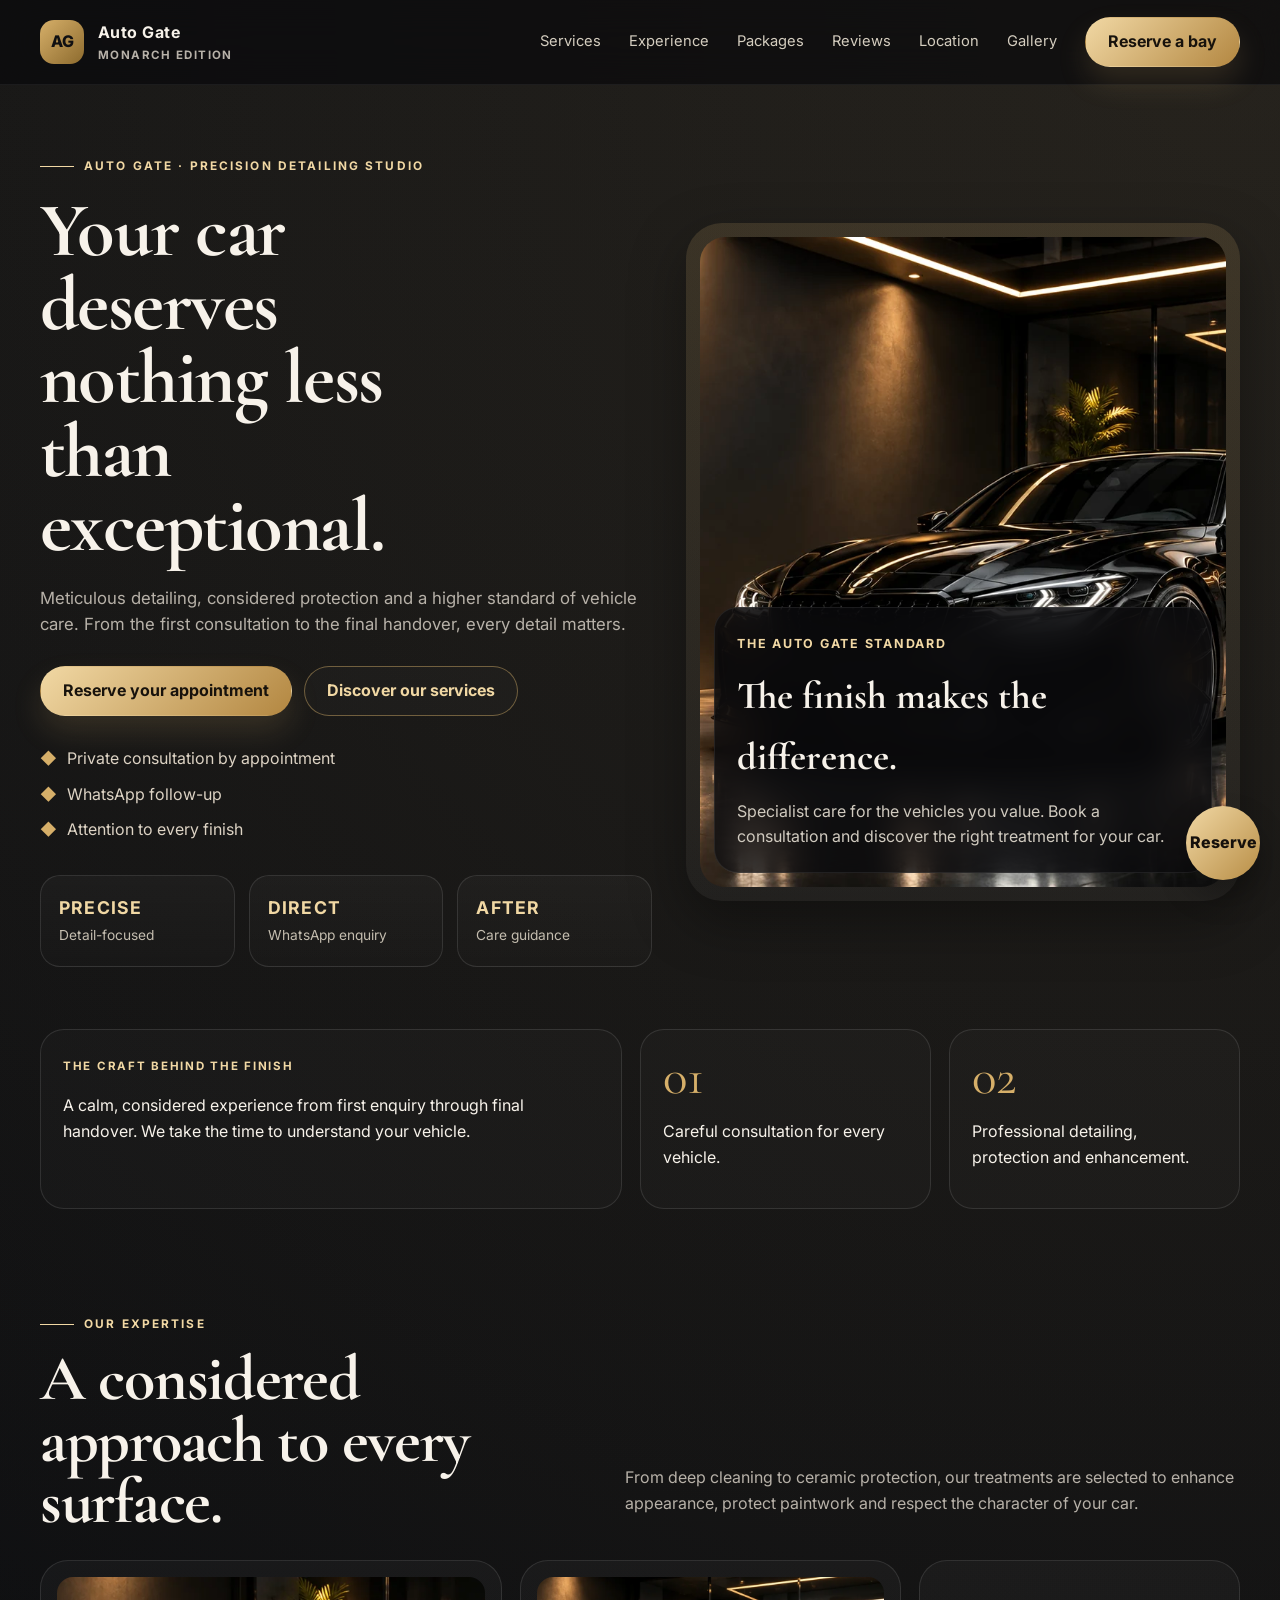
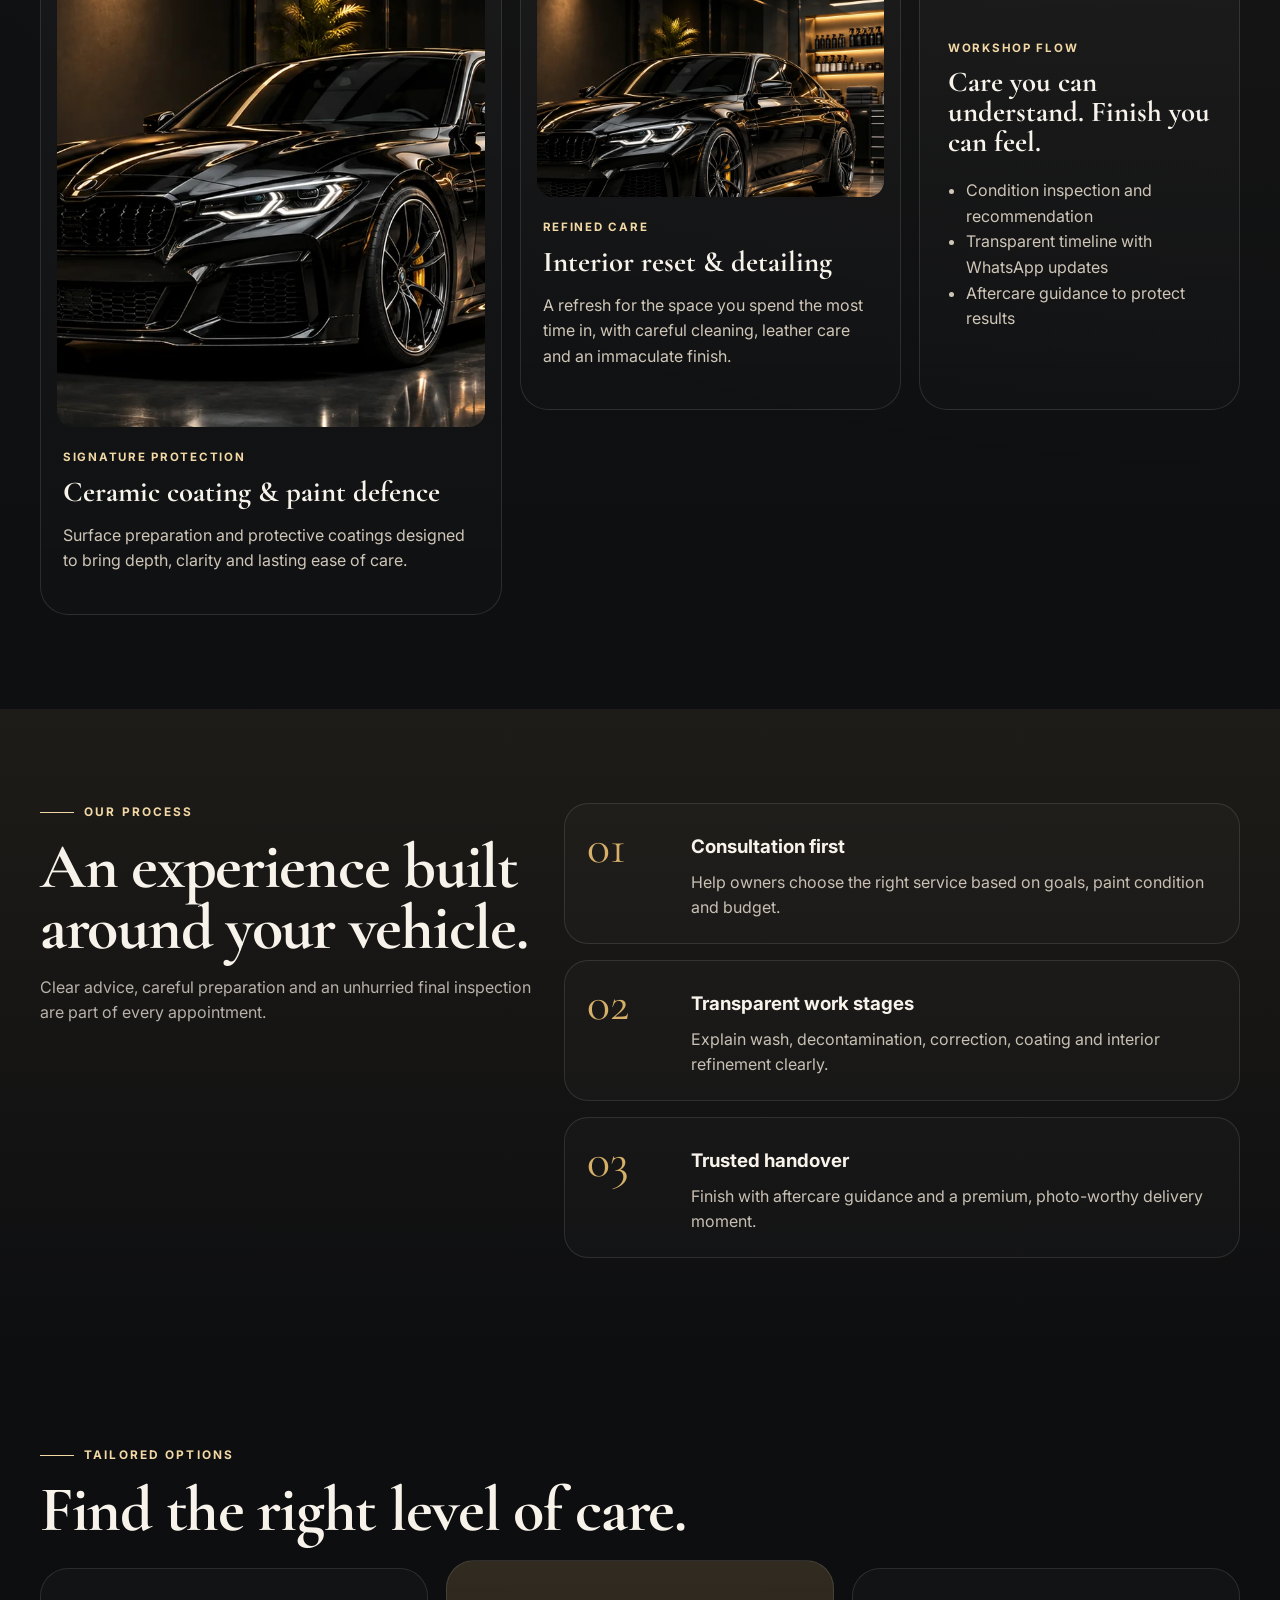
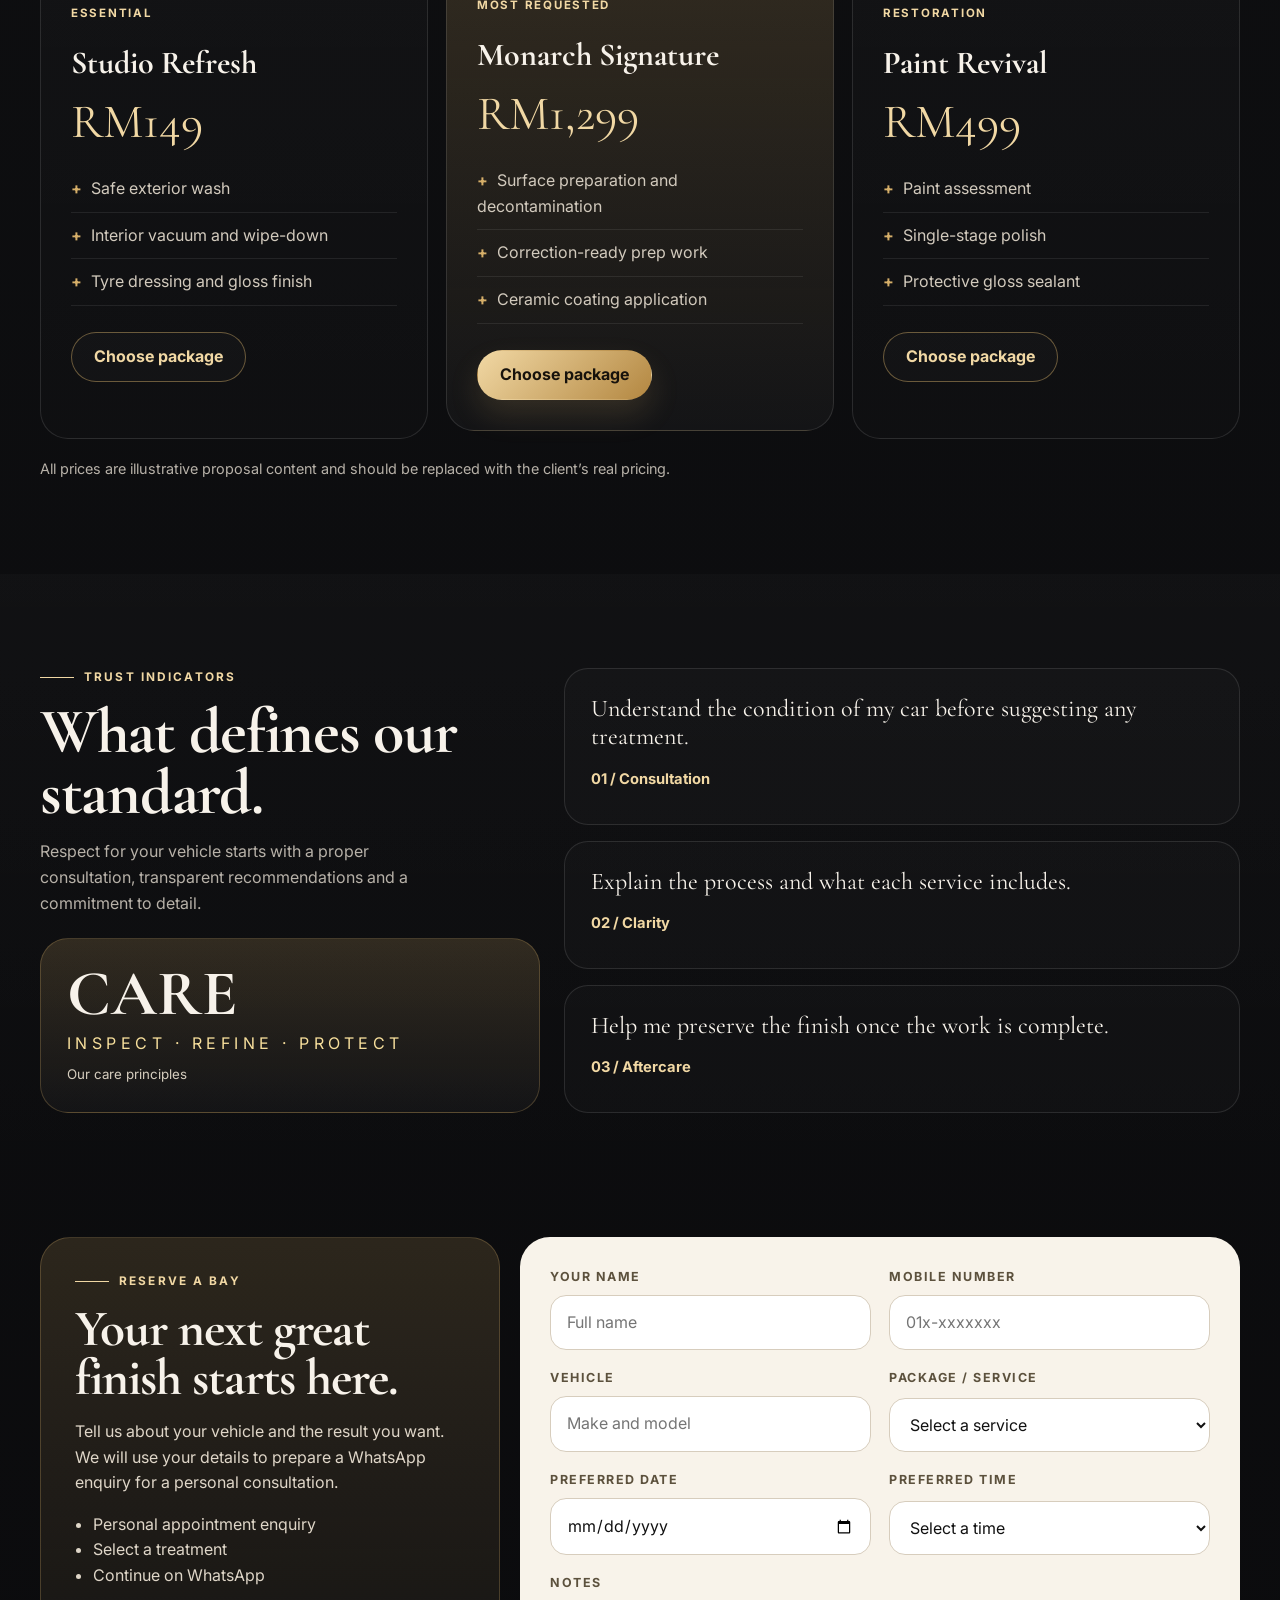
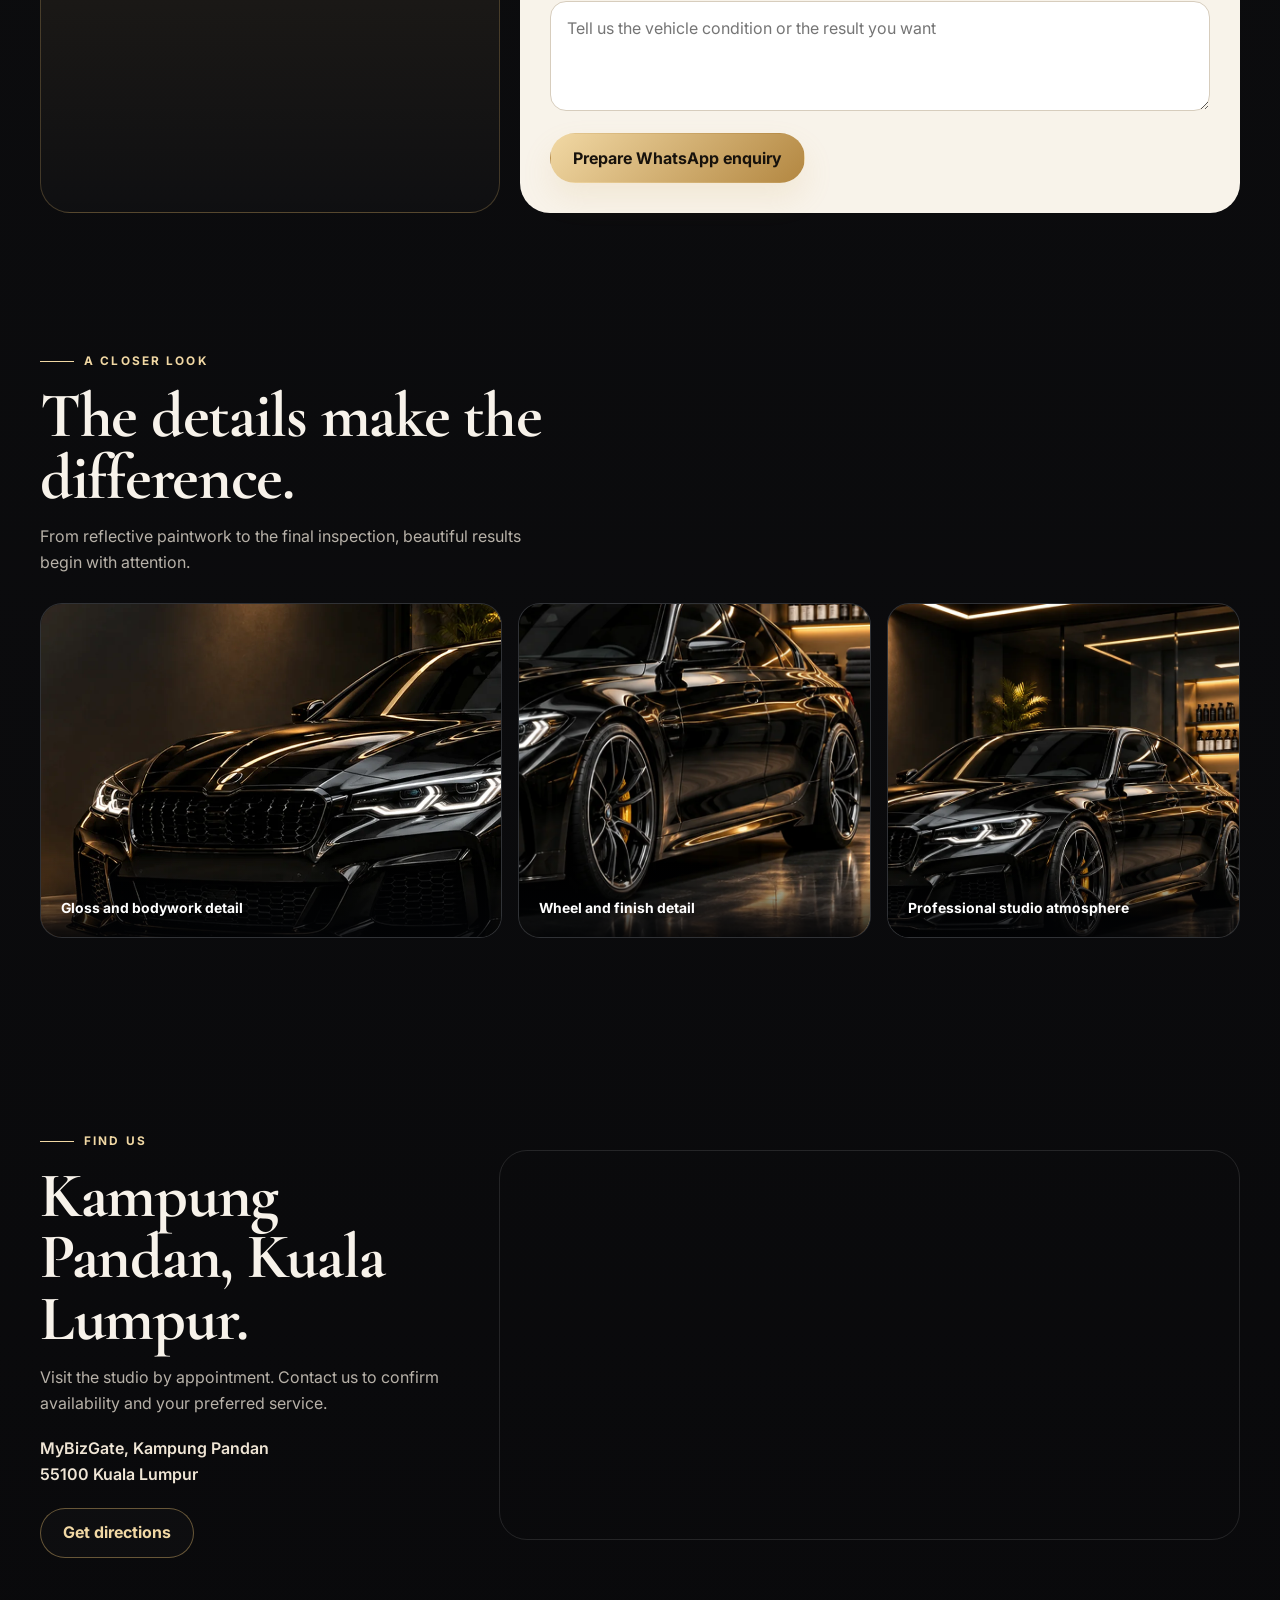
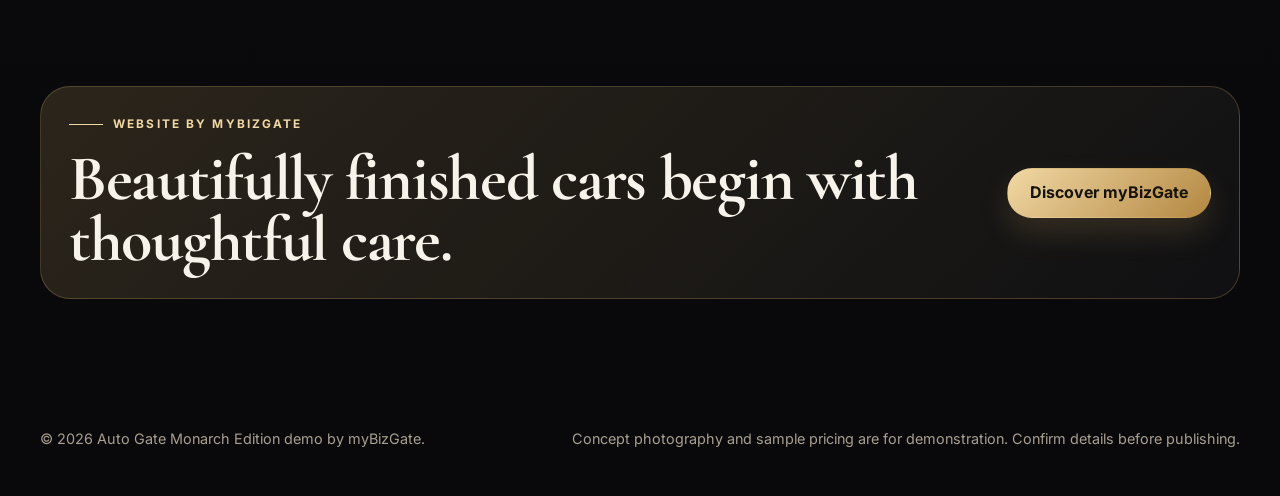
<file: 01-monarch/index.html>
<!DOCTYPE html>
<html data-brand="Auto Gate Car Saloon" data-theme="monarch" lang="en">
<head>
<meta charset="utf-8"/>
<meta content="width=device-width, initial-scale=1.0" name="viewport"/>
<meta content="#0d0d0f" name="theme-color"/>
<meta content="Auto Gate Car Saloon — premium car detailing, paint enhancement and ceramic protection in Kuala Lumpur. Explore services and enquire about an appointment. MONARCH | BLACK &amp; GOLD." name="description"/>
<title>Auto Gate Car Saloon | Monarch | Black &amp; Gold Detailing &amp; Protection</title>
<link href="https://fonts.googleapis.com" rel="preconnect"/>
<link crossorigin="" href="https://fonts.gstatic.com" rel="preconnect"/>
<link href="https://fonts.googleapis.com/css2?family=Cormorant+Garamond:wght@500;600;700&amp;family=Inter:wght@400;500;600;700;800&amp;display=swap" rel="stylesheet"/>
<link href="style.css" rel="stylesheet"/>
</head>
<body>
<a class="skip-link" href="#main">Skip to content</a>
<header class="site-header" id="siteHeader">
<div class="container nav-wrap">
<a aria-label="Auto Gate home" class="brand" href="#top">
<span class="brand-mark">AG</span>
<span class="brand-copy">Auto Gate <small>Monarch Edition</small></span>
</a>
<button aria-controls="navMenu" aria-expanded="false" aria-label="Open navigation" class="nav-toggle" data-menu-toggle="" id="navToggle">☰</button>
<nav aria-label="Primary navigation" class="nav-menu" data-menu="" id="navMenu">
<a href="#services">Services</a>
<a href="#experience">Experience</a>
<a href="#packages">Packages</a>
<a href="#reviews">Reviews</a>
<a href="#location">Location</a>
<a href="#gallery">Gallery</a><a class="btn btn-solid" href="#booking">Reserve a bay</a>
</nav>
</div>
</header>
<main id="main">
<section class="hero" id="top">
<div class="container hero-grid">
<div class="hero-copy">
<div class="eyebrow">AUTO GATE · PRECISION DETAILING STUDIO</div>
<h1>Your car deserves nothing less than exceptional.</h1>
<p>Meticulous detailing, considered protection and a higher standard of vehicle care. From the first consultation to the final handover, every detail matters.</p>
<div class="hero-actions">
<a class="btn btn-solid" href="#booking">Reserve your appointment</a>
<a class="btn btn-outline" href="#packages">Discover our services</a>
</div>
<ul class="hero-points">
<li>Private consultation by appointment</li>
<li>WhatsApp follow-up</li>
<li>Attention to every finish</li>
</ul>
<div class="hero-metrics">
<article><strong>PRECISE</strong><span>Detail-focused</span></article>
<article><strong>DIRECT</strong><span>WhatsApp enquiry</span></article>
<article><strong>AFTER</strong><span>Care guidance</span></article>
</div>
</div>
<div class="hero-card">
<img alt="Luxury stylised sports car illustration" decoding="async" loading="eager" src="assets/hero.webp"/>
<div class="hero-card-panel">
<span class="panel-label">THE AUTO GATE STANDARD</span>
<h2>The finish makes the difference.</h2>
<p>Specialist care for the vehicles you value. Book a consultation and discover the right treatment for your car.</p>
</div>
</div>
</div>
</section>
<section class="cred-bar">
<div class="container cred-grid">
<div>
<span class="mini-label">THE CRAFT BEHIND THE FINISH</span>
<p>A calm, considered experience from first enquiry through final handover. We take the time to understand your vehicle.</p>
</div>
<div>
<span class="big-number">01</span>
<p>Careful consultation for every vehicle.</p>
</div>
<div>
<span class="big-number">02</span>
<p>Professional detailing, protection and enhancement.</p>
</div>
</div>
</section>
<section class="section" id="services">
<div class="container section-head">
<div>
<div class="eyebrow">OUR EXPERTISE</div>
<h2>A considered approach to every surface.</h2>
</div>
<p class="section-copy">From deep cleaning to ceramic protection, our treatments are selected to enhance appearance, protect paintwork and respect the character of your car.</p>
</div>
<div class="container service-grid">
<article class="service-card feature">
<div class="service-visual"><img alt="Ceramic protection illustration" decoding="async" loading="lazy" src="assets/coating.webp"/></div>
<div class="service-body">
<span class="service-tag">Signature protection</span>
<h3>Ceramic coating &amp; paint defence</h3>
<p>Surface preparation and protective coatings designed to bring depth, clarity and lasting ease of care.</p>
</div>
</article>
<article class="service-card">
<div class="service-visual"><img alt="Interior restoration illustration" decoding="async" loading="lazy" src="assets/studio.webp"/></div>
<div class="service-body">
<span class="service-tag">Refined care</span>
<h3>Interior reset &amp; detailing</h3>
<p>A refresh for the space you spend the most time in, with careful cleaning, leather care and an immaculate finish.</p>
</div>
</article>
<article class="service-card text-card">
<span class="service-tag">Workshop flow</span>
<h3>Care you can understand. Finish you can feel.</h3>
<ul>
<li>Condition inspection and recommendation</li>
<li>Transparent timeline with WhatsApp updates</li>
<li>Aftercare guidance to protect results</li>
</ul>
</article>
</div>
</section>
<section class="section surface" id="experience">
<div class="container experience-grid">
<div class="experience-copy">
<div class="eyebrow">OUR PROCESS</div>
<h2>An experience built around your vehicle.</h2>
<p>Clear advice, careful preparation and an unhurried final inspection are part of every appointment.</p>
</div>
<div class="steps">
<article>
<span>01</span>
<div><h3>Consultation first</h3><p>Help owners choose the right service based on goals, paint condition and budget.</p></div>
</article>
<article>
<span>02</span>
<div><h3>Transparent work stages</h3><p>Explain wash, decontamination, correction, coating and interior refinement clearly.</p></div>
</article>
<article>
<span>03</span>
<div><h3>Trusted handover</h3><p>Finish with aftercare guidance and a premium, photo-worthy delivery moment.</p></div>
</article>
</div>
</div>
</section>
<section class="section" id="packages">
<div class="container section-head compact">
<div>
<div class="eyebrow">TAILORED OPTIONS</div>
<h2>Find the right level of care.</h2>
</div>
</div>
<div class="container package-grid">
<article class="package-card">
<span class="plan-kicker">Essential</span>
<h3>Studio Refresh</h3>
<div class="price">RM149</div>
<ul>
<li>Safe exterior wash</li>
<li>Interior vacuum and wipe-down</li>
<li>Tyre dressing and gloss finish</li>
</ul>
<button class="btn btn-outline select-package" data-select-service="Studio Refresh" type="button">Choose package</button>
</article>
<article class="package-card featured">
<span class="plan-kicker">Most requested</span>
<h3>Monarch Signature</h3>
<div class="price">RM1,299</div>
<ul>
<li>Surface preparation and decontamination</li>
<li>Correction-ready prep work</li>
<li>Ceramic coating application</li>
</ul>
<button class="btn btn-solid select-package" data-select-service="Monarch Signature" type="button">Choose package</button>
</article>
<article class="package-card">
<span class="plan-kicker">Restoration</span>
<h3>Paint Revival</h3>
<div class="price">RM499</div>
<ul>
<li>Paint assessment</li>
<li>Single-stage polish</li>
<li>Protective gloss sealant</li>
</ul>
<button class="btn btn-outline select-package" data-select-service="Paint Revival" type="button">Choose package</button>
</article>
</div>
<div class="container note">All prices are illustrative proposal content and should be replaced with the client’s real pricing.</div>
</section>
<section class="section reviews" id="reviews">
<div class="container review-layout">
<div class="review-intro">
<div class="eyebrow">Trust indicators</div>
<h2>What defines our standard.</h2>
<p>Respect for your vehicle starts with a proper consultation, transparent recommendations and a commitment to detail.</p>
<div class="rating-box">
<strong>CARE</strong>
<span>INSPECT · REFINE · PROTECT</span>
<small>Our care principles</small>
</div>
</div>
<div class="review-list">
<article>
<p>Understand the condition of my car before suggesting any treatment.</p>
<strong>01 / Consultation</strong>
</article>
<article>
<p>Explain the process and what each service includes.</p>
<strong>02 / Clarity</strong>
</article>
<article>
<p>Help me preserve the finish once the work is complete.</p>
<strong>03 / Aftercare</strong>
</article>
</div>
</div>
</section>
<section class="section booking-section" id="booking">
<div class="container booking-grid">
<div class="booking-copy">
<div class="eyebrow">Reserve a bay</div>
<h2>Your next great finish starts here.</h2>
<p>Tell us about your vehicle and the result you want. We will use your details to prepare a WhatsApp enquiry for a personal consultation.</p>
<ul class="booking-points">
<li>Personal appointment enquiry</li>
<li>Select a treatment</li>
<li>Continue on WhatsApp</li>
</ul>
</div>
<form class="booking-form" data-booking-form="" id="bookingForm">
<div class="field-grid">
<label>
<span>Your name</span>
<input name="name" placeholder="Full name" required="" type="text"/>
</label>
<label>
<span>Mobile number</span>
<input name="phone" placeholder="01x-xxxxxxx" required="" type="tel"/>
</label>
<label>
<span>Vehicle</span>
<input name="vehicle" placeholder="Make and model" required="" type="text"/>
</label>
<label>
<span>Package / service</span>
<select data-service="" id="serviceSelect" name="service" required="">
<option value="">Select a service</option>
<option>Studio Refresh</option>
<option>Paint Revival</option>
<option>Monarch Signature</option>
<option>Interior Reset</option>
<option>Ceramic Coating Consultation</option>
</select>
</label>
<label>
<span>Preferred date</span>
<input data-date="" id="dateInput" name="date" required="" type="date"/>
</label>
<label>
<span>Preferred time</span>
<select name="time" required="">
<option value="">Select a time</option>
<option>9:00 AM</option>
<option>11:00 AM</option>
<option>2:00 PM</option>
<option>4:00 PM</option>
</select>
</label>
<label class="full">
<span>Notes</span>
<textarea name="notes" placeholder="Tell us the vehicle condition or the result you want"></textarea>
</label>
</div>
<div class="form-actions">
<button class="btn btn-solid" type="submit">Prepare WhatsApp enquiry</button>
<span aria-live="polite" class="form-status" data-form-status="" id="formStatus"></span><a data-wa-backup="" hidden="True" href="#booking" rel="noopener" target="_blank">Open WhatsApp enquiry</a>
</div>
</form>
</div>
</section>
<section class="section image-gallery-section" id="gallery"><div class="container"><div class="eyebrow">A CLOSER LOOK</div><h2 class="gallery-title">The details make the difference.</h2><p class="gallery-subtitle">From reflective paintwork to the final inspection, beautiful results begin with attention.</p><div class="gallery-grid"><figure class="gallery-card"><img alt="Gloss and bodywork detail" decoding="async" loading="lazy" src="assets/paint.webp"/><figcaption>Gloss and bodywork detail</figcaption></figure><figure class="gallery-card"><img alt="Wheel and finish detail" decoding="async" loading="lazy" src="assets/wheel.webp"/><figcaption>Wheel and finish detail</figcaption></figure><figure class="gallery-card"><img alt="Professional studio atmosphere" decoding="async" loading="lazy" src="assets/studio.webp"/><figcaption>Professional studio atmosphere</figcaption></figure></div></div></section><section class="section" id="location">
<div class="container location-grid">
<div>
<div class="eyebrow">Find us</div>
<h2>Kampung Pandan, Kuala Lumpur.</h2>
<p>Visit the studio by appointment. Contact us to confirm availability and your preferred service.</p>
<address>MyBizGate, Kampung Pandan<br/>55100 Kuala Lumpur</address>
<a class="btn btn-outline" href="https://www.google.com/maps/dir/?api=1&amp;destination=3.144827966176431,101.74171596840188" rel="noopener" target="_blank">Get directions</a>
</div>
<div class="map-card">
<iframe allowfullscreen="" loading="lazy" referrerpolicy="no-referrer-when-downgrade" src="https://www.google.com/maps?q=3.144827966176431,101.74171596840188&amp;z=16&amp;output=embed" title="Map to Auto Gate"></iframe>
</div>
</div>
</section>
<section class="section cta-band">
<div class="container cta-wrap">
<div>
<div class="eyebrow">Website by myBizGate</div>
<h2>Beautifully finished cars begin with thoughtful care.</h2>
</div>
<a class="btn btn-solid" href="https://mybizgate.com/" rel="noopener" target="_blank">Discover myBizGate</a>
</div>
</section>
</main>
<a aria-label="Go to booking form" class="floating-wa" href="#booking">Reserve</a>
<footer class="site-footer">
<div class="container footer-row">
<span>© <span data-year="" id="year"></span> Auto Gate Monarch Edition demo by myBizGate.</span>
<span>Concept photography and sample pricing are for demonstration. Confirm details before publishing.</span>
</div>
</footer>
<script src="script.js"></script>
</body>
</html>
</file>
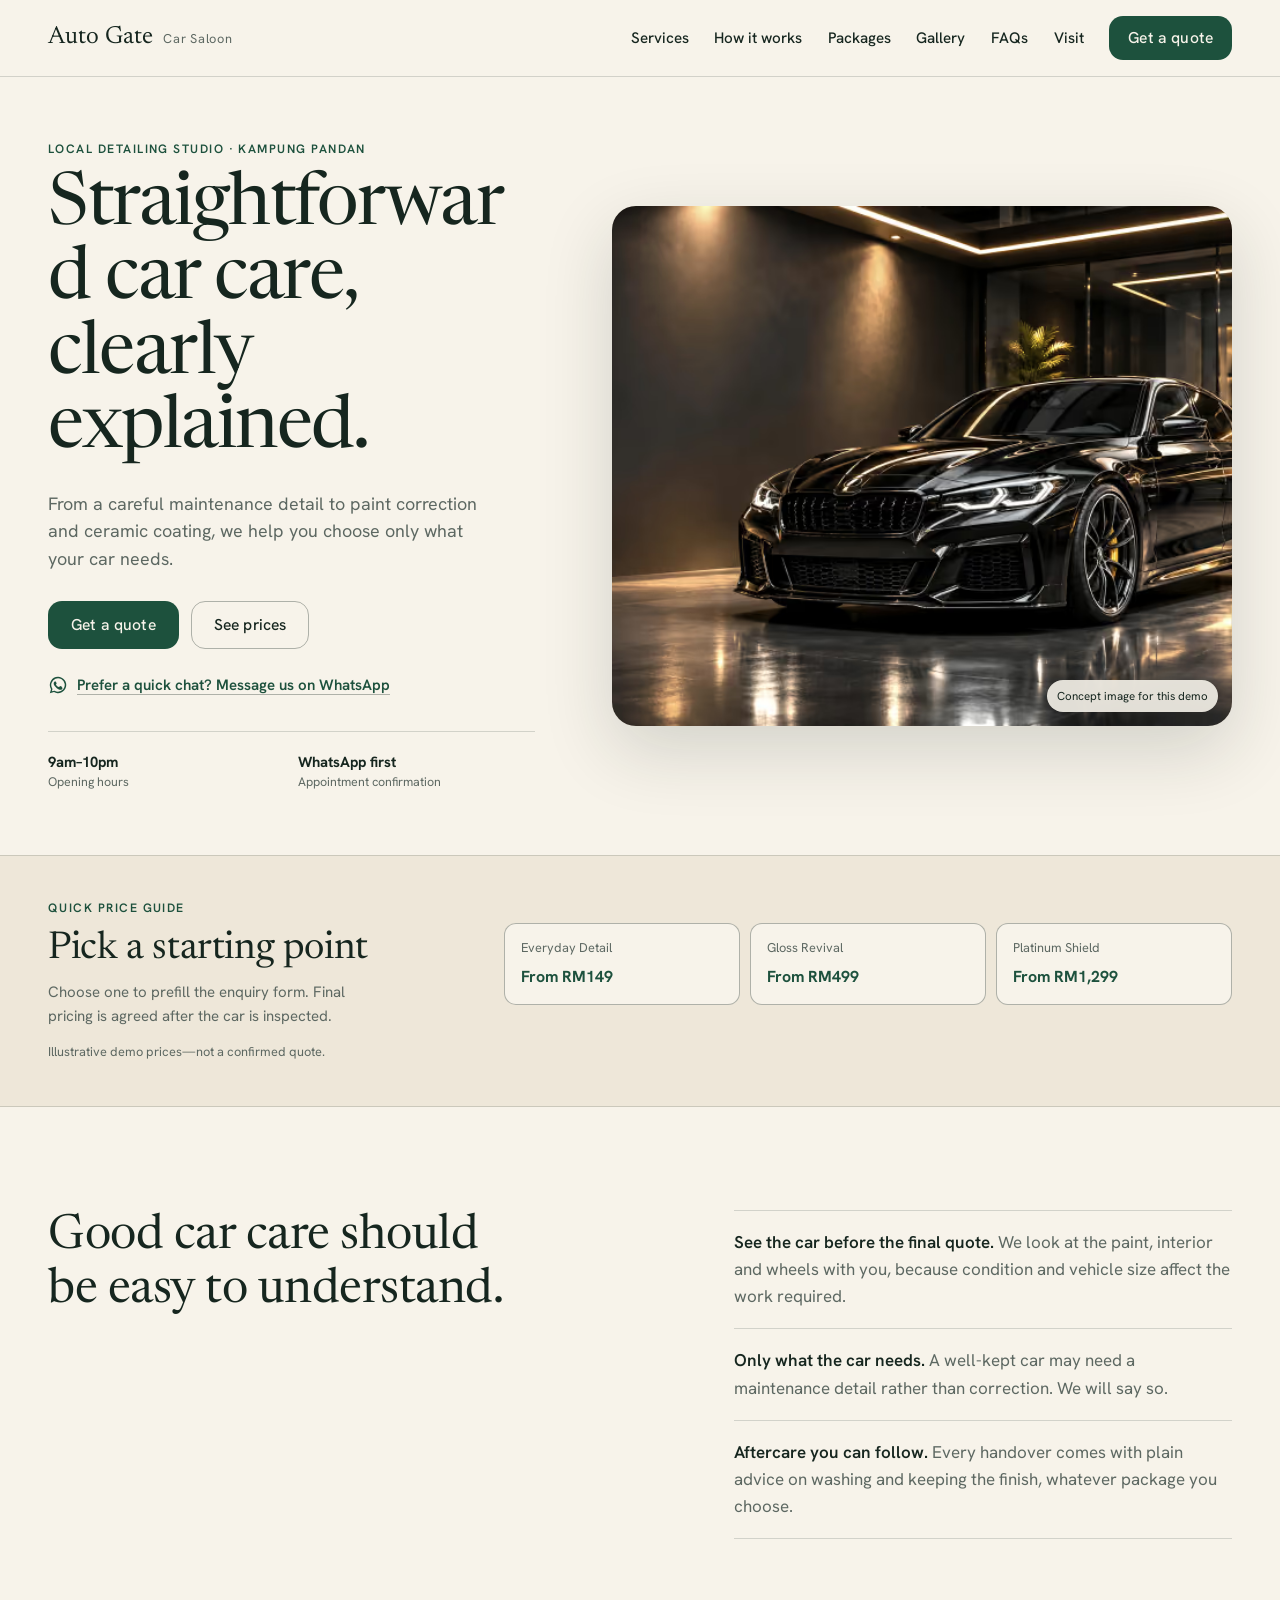
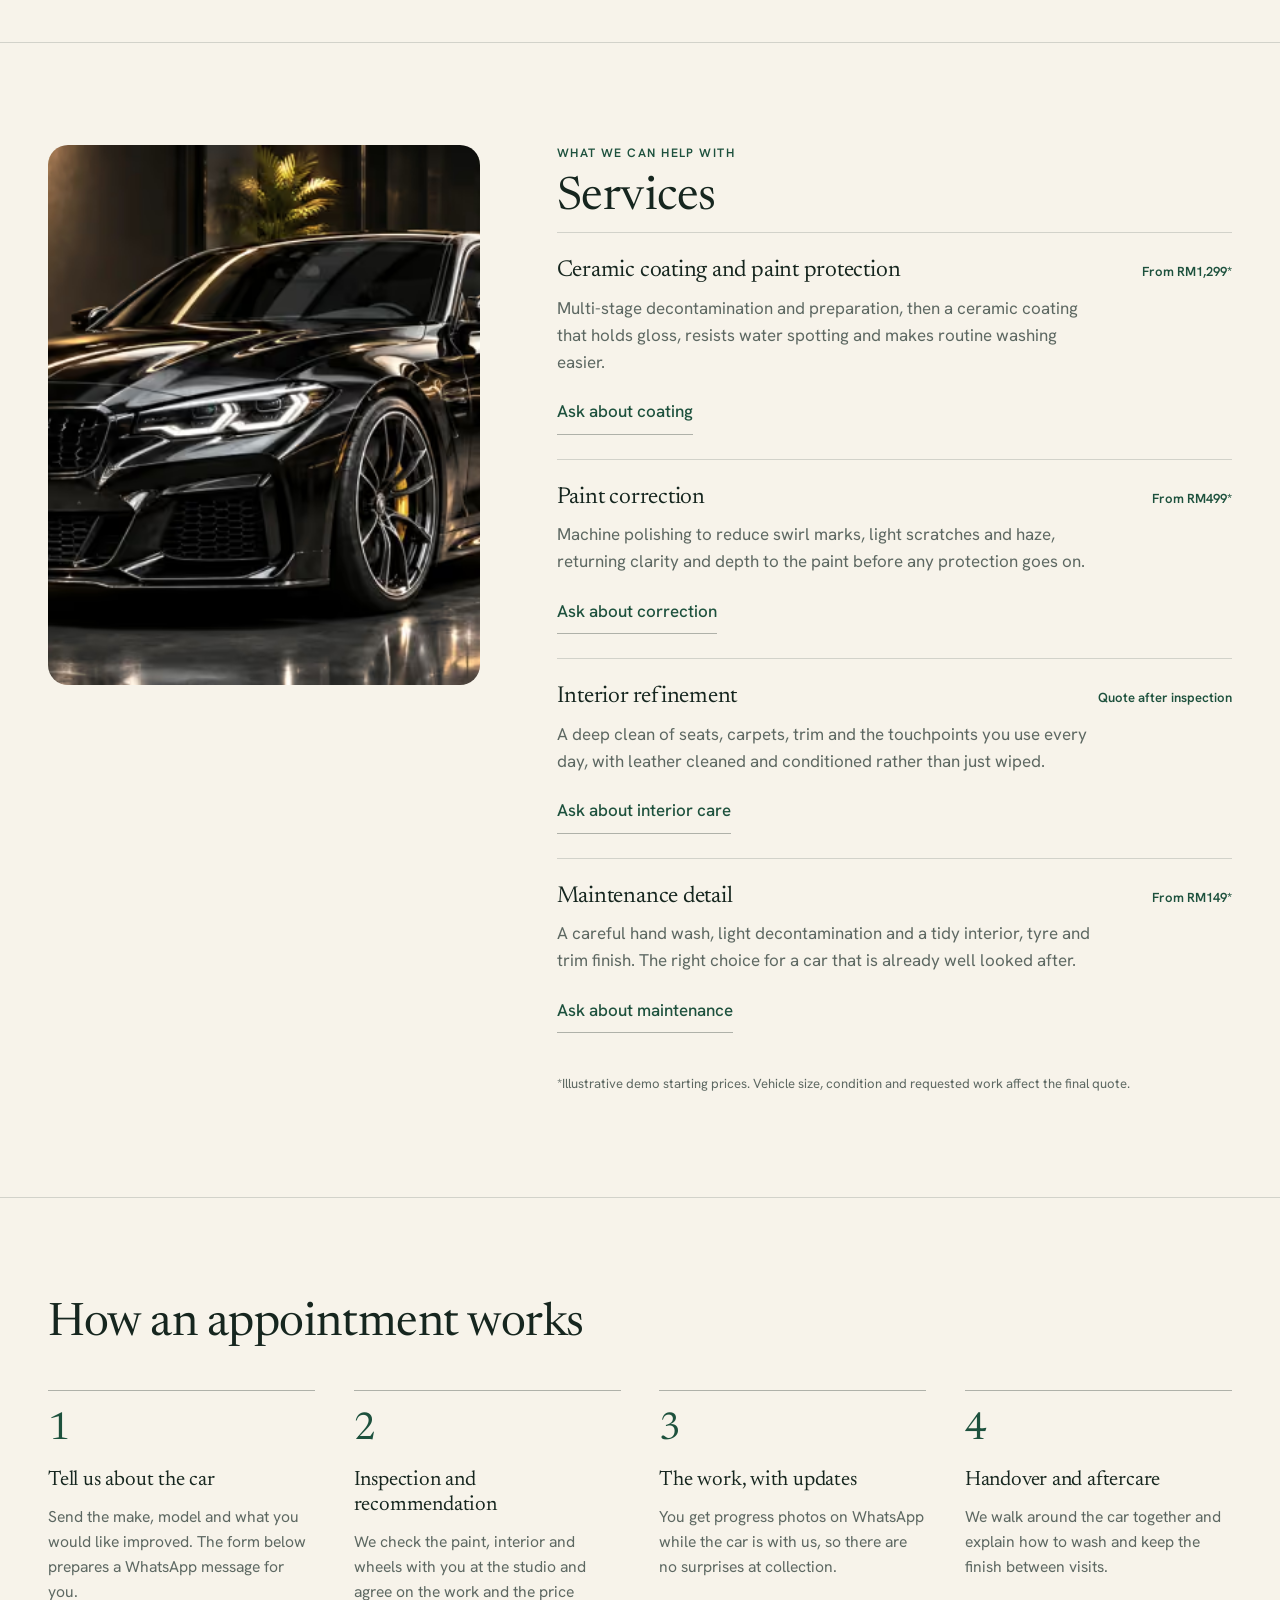
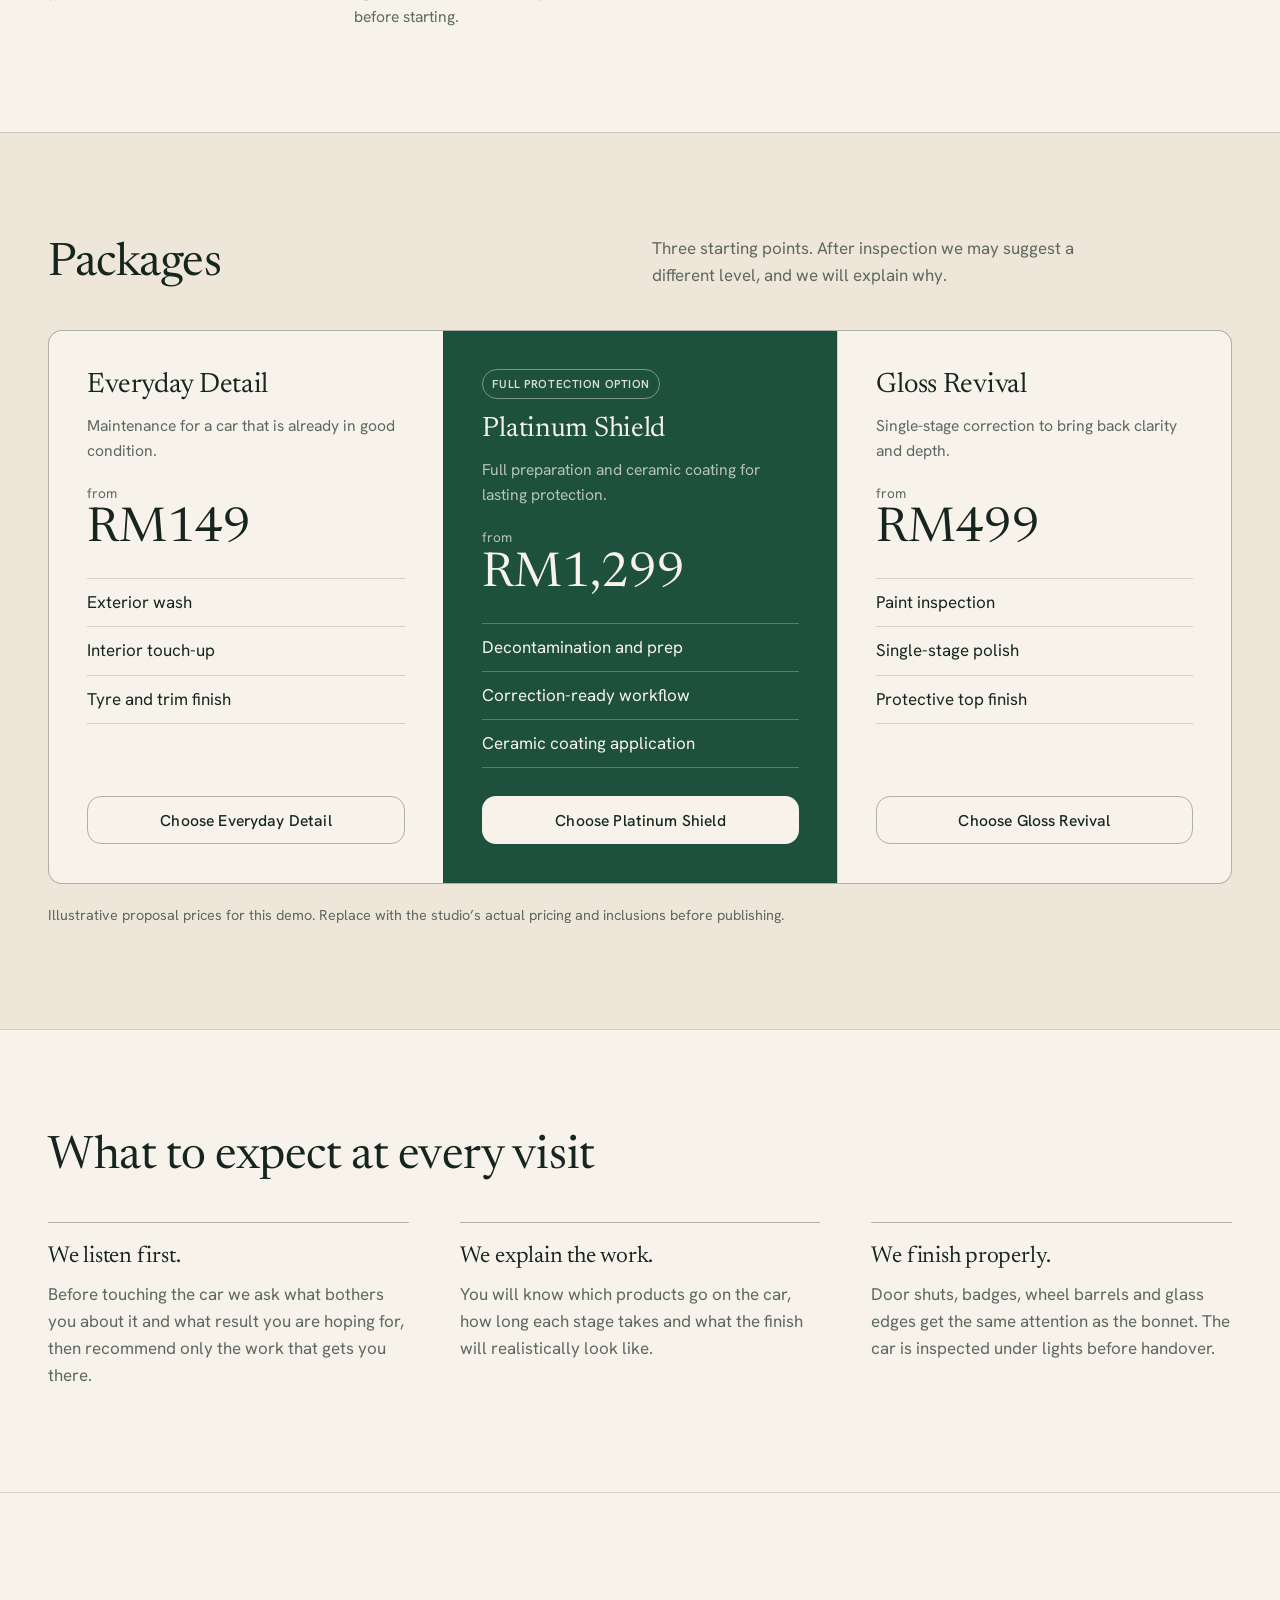
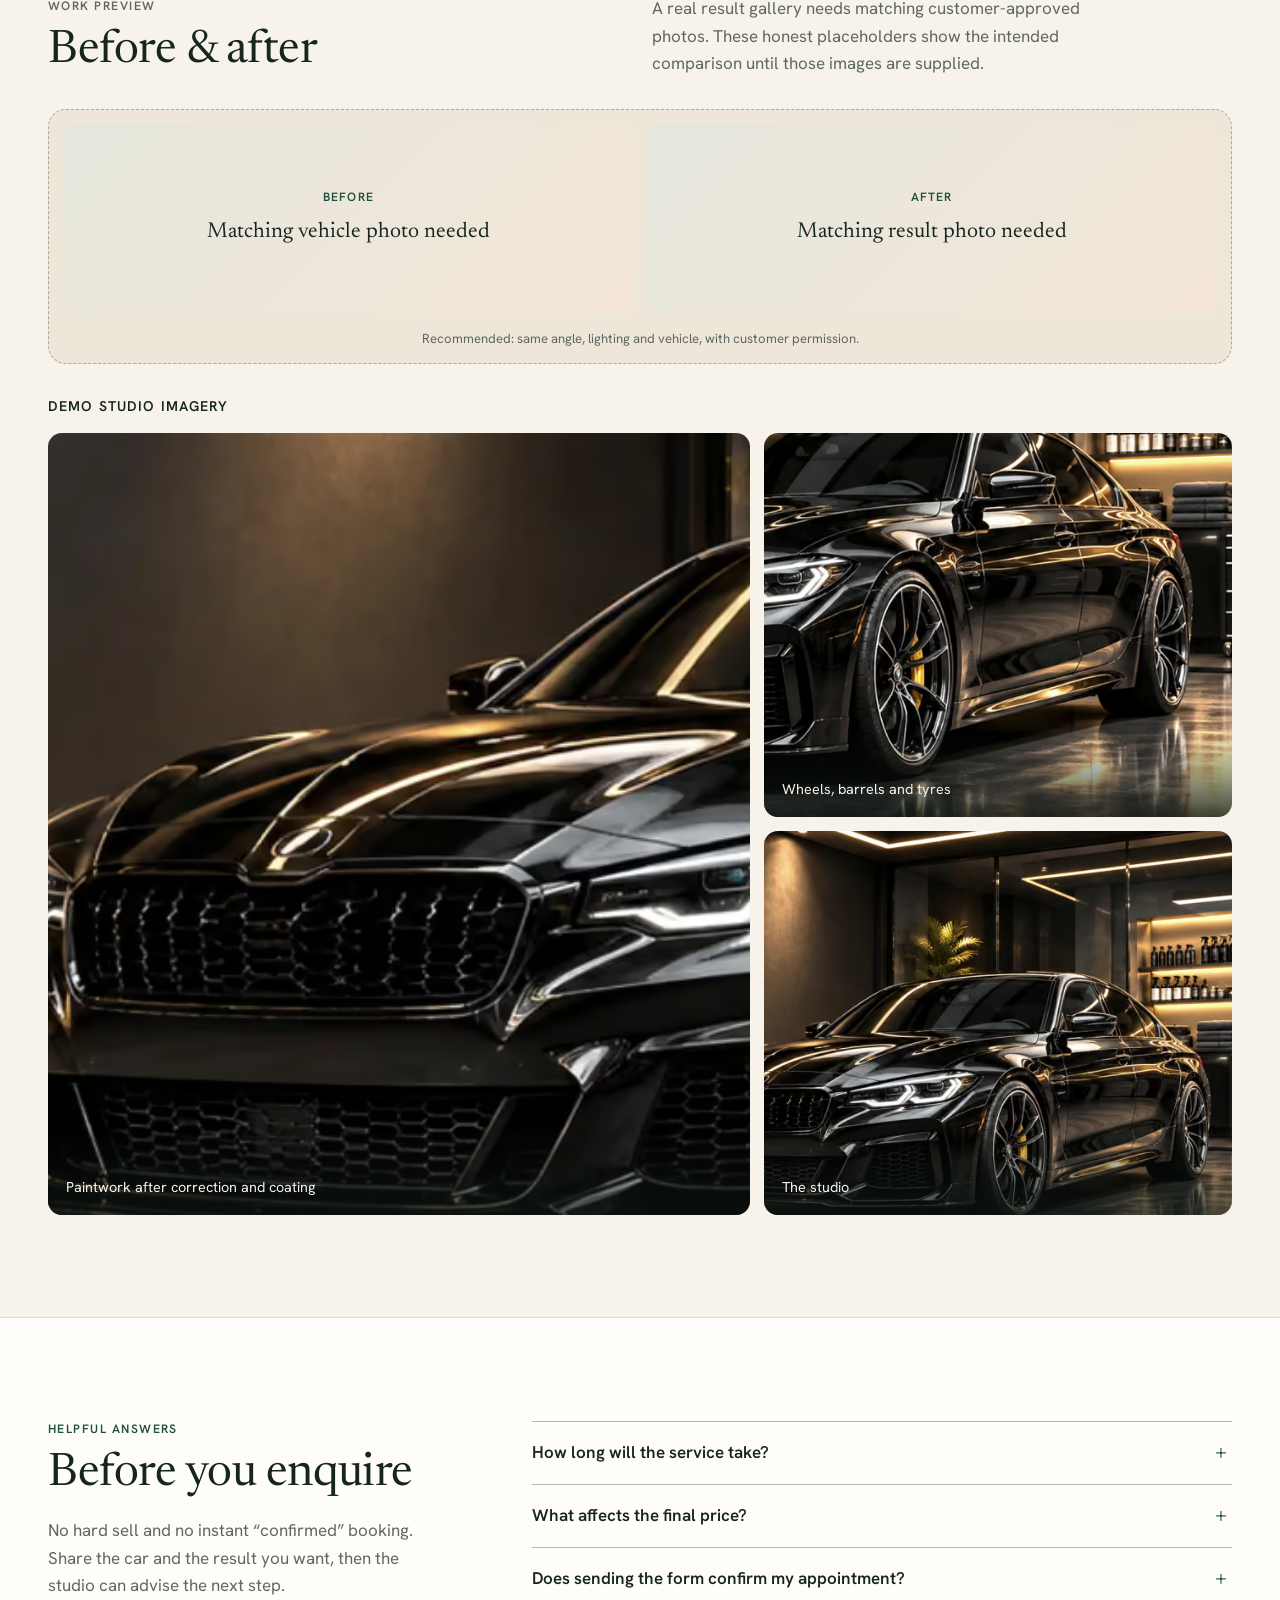
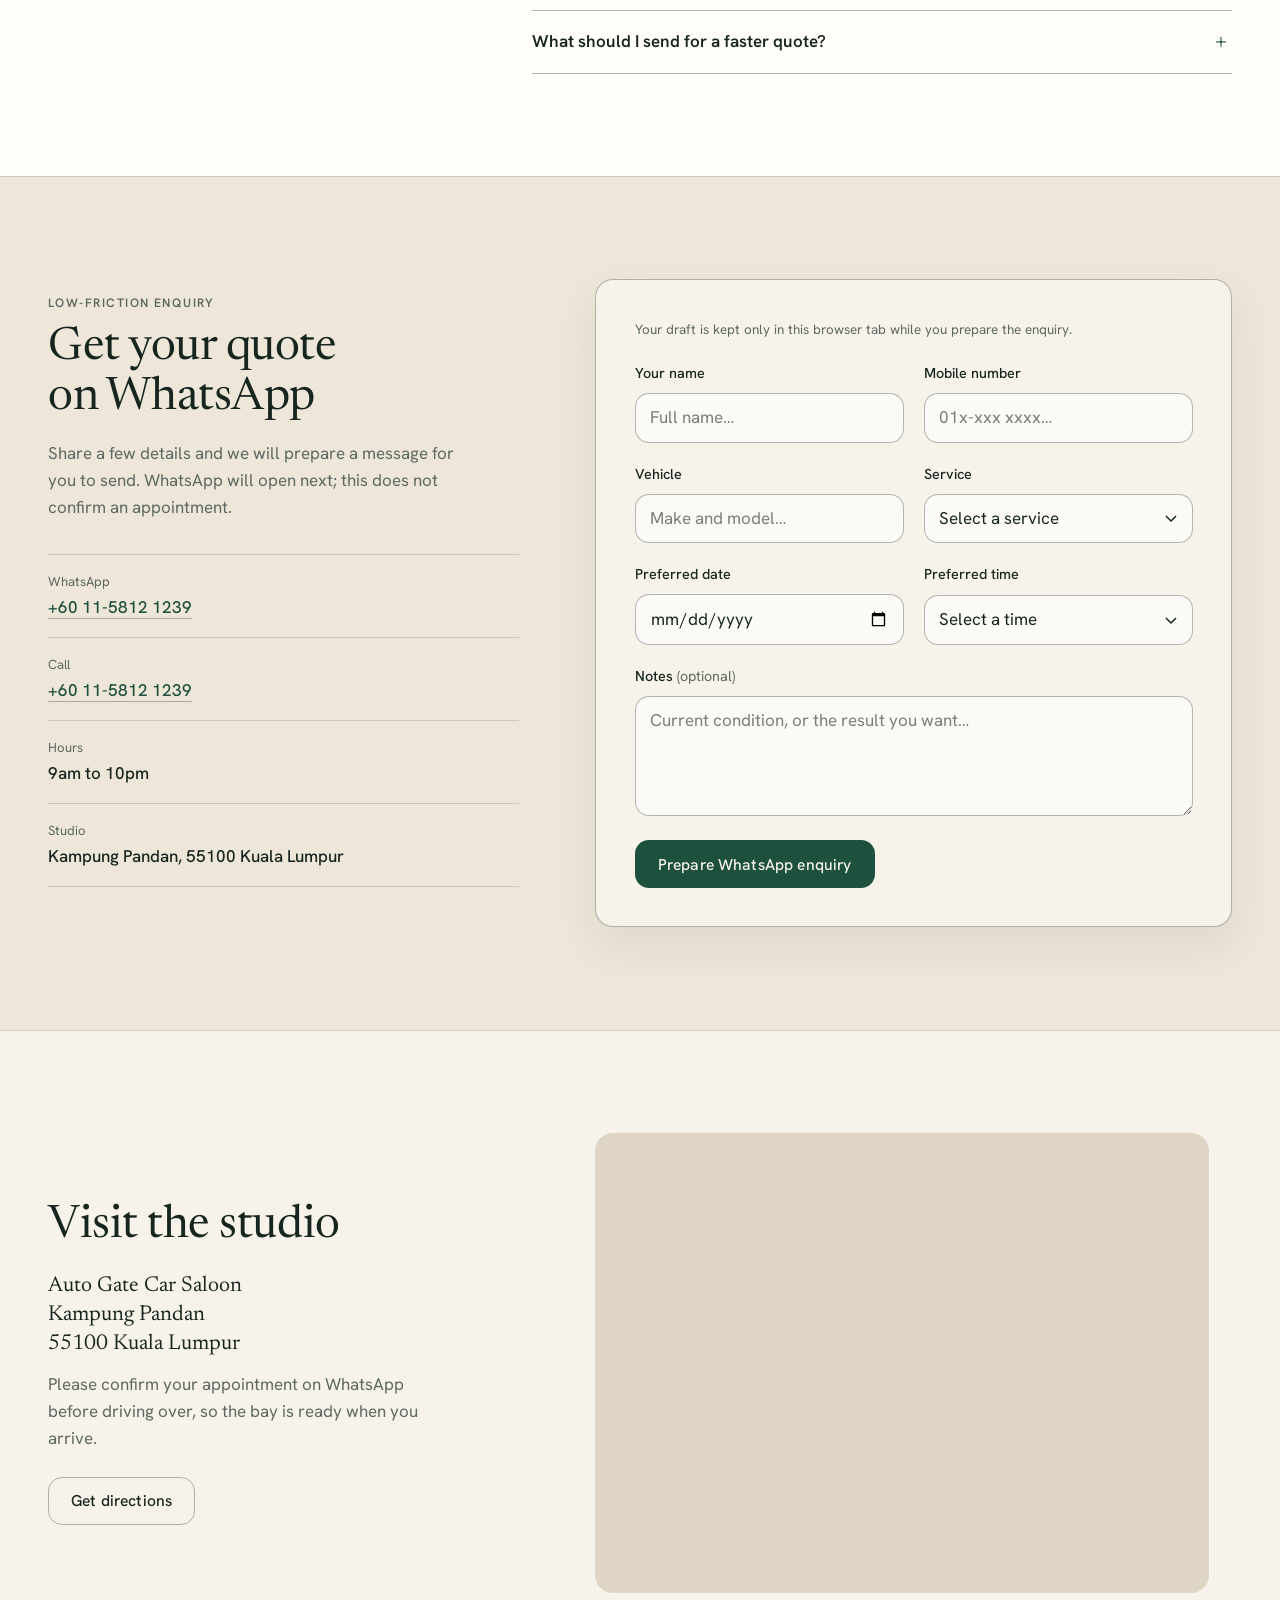
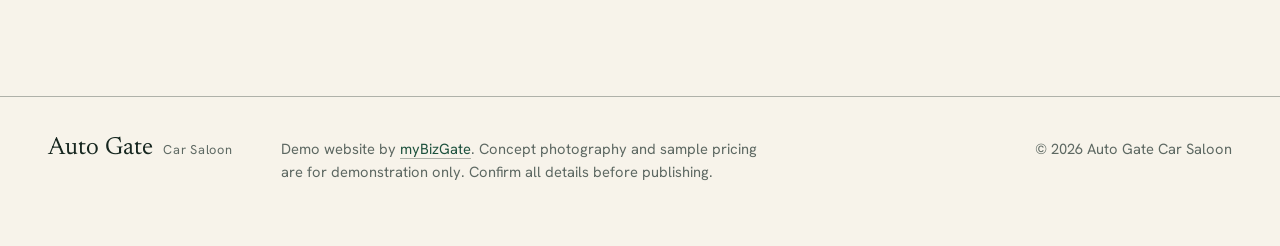
<file: 02-aurelia/index.html>
<!DOCTYPE html>
<html lang="en" data-brand="Auto Gate Car Saloon" data-theme="aurelia" data-whatsapp="601158121239">
<head>
  <meta charset="utf-8">
  <meta name="viewport" content="width=device-width, initial-scale=1">
  <meta name="theme-color" content="#f3f0e9">
  <meta name="description" content="Auto Gate Car Saloon in Kampung Pandan, Kuala Lumpur: paint correction, ceramic coating, interior refinement and maintenance detailing. See packages and book an appointment on WhatsApp.">
  <meta property="og:title" content="Auto Gate Car Saloon | Detailing and Ceramic Protection in Kuala Lumpur">
  <meta property="og:description" content="Paint correction, ceramic coating and interior care at our Kampung Pandan studio. Tell us about your car and we will recommend only what it needs.">
  <meta property="og:type" content="website">
  <meta property="og:image" content="assets/hero-1200.webp">
  <meta name="robots" content="noindex, nofollow">
  <title>Auto Gate Car Saloon | Detailing and Ceramic Protection in Kuala Lumpur</title>
  <link rel="canonical" href="https://demo-autospa.mybizgate.com/?template=aurelia">
  <link rel="preconnect" href="https://fonts.googleapis.com">
  <link rel="preconnect" href="https://fonts.gstatic.com" crossorigin>
  <link rel="stylesheet" href="https://fonts.googleapis.com/css2?family=Newsreader:ital,opsz,wght@0,6..72,300..500;1,6..72,300..500&family=Hanken+Grotesk:wght@400;500;600&display=swap">
  <link rel="stylesheet" href="style.css?v=__BUILD_VERSION__&amp;rev=5">
</head>
<body>
  <a class="skip-link" href="#main">Skip to content</a>

  <header class="site-header" id="siteHeader">
    <div class="container nav-wrap">
      <a class="brand" href="#top" aria-label="Auto Gate Car Saloon, back to top">
        <span class="brand-name">Auto Gate</span>
        <span class="brand-sub">Car Saloon</span>
      </a>
      <button class="menu-toggle" id="menuToggle" type="button" data-menu-toggle aria-controls="navLinks" aria-expanded="false" aria-label="Open navigation">
        <span class="menu-toggle-bar" aria-hidden="true"></span>
        <span class="menu-toggle-bar" aria-hidden="true"></span>
      </button>
      <nav class="nav-links" id="navLinks" data-menu aria-label="Primary">
        <a href="#services">Services</a>
        <a href="#process">How it works</a>
        <a href="#packages">Packages</a>
        <a href="#gallery">Gallery</a>
        <a href="#faqs">FAQs</a>
        <a href="#location">Visit</a>
        <a class="btn btn-primary btn-nav" href="#booking">Get a quote</a>
      </nav>
    </div>
  </header>

  <main id="main">
    <section class="hero" id="top" aria-labelledby="heroTitle">
      <div class="container hero-grid">
        <div class="hero-content">
          <p class="eyebrow">Local detailing studio · Kampung Pandan</p>
          <h1 id="heroTitle">Straightforward car care, clearly explained.</h1>
          <p class="hero-lead">From a careful maintenance detail to paint correction and ceramic coating, we help you choose only what your car needs.</p>
          <div class="hero-actions">
            <a class="btn btn-primary" href="#booking">Get a quote</a>
            <a class="btn btn-secondary" href="#packages">See prices</a>
          </div>
          <a class="hero-whatsapp" href="#booking" data-wa-link rel="noopener" target="_blank">
            <svg class="icon" viewBox="0 0 24 24" aria-hidden="true" focusable="false"><path fill="currentColor" d="M12 2.2a9.8 9.8 0 0 0-8.4 14.8L2.2 21.8l5-1.3A9.8 9.8 0 1 0 12 2.2Zm0 17.9a8.1 8.1 0 0 1-4.1-1.1l-.3-.2-3 .8.8-2.9-.2-.3A8.1 8.1 0 1 1 12 20.1Zm4.5-6c-.2-.1-1.5-.7-1.7-.8-.2-.1-.4-.1-.6.1l-.8 1c-.1.2-.3.2-.5.1a6.6 6.6 0 0 1-3.3-2.9c-.2-.4.3-.4.7-1.3.1-.2 0-.3 0-.4l-.8-1.8c-.2-.5-.4-.4-.6-.4h-.5c-.2 0-.5.1-.7.3-.2.3-.9.9-.9 2.2s.9 2.6 1.1 2.8c.1.2 1.9 2.8 4.5 4 1.7.7 2.3.8 3.1.6.5-.1 1.5-.6 1.7-1.2.2-.6.2-1.1.1-1.2l-.5-.3Z"/></svg>
            Prefer a quick chat? Message us on WhatsApp
          </a>
          <ul class="hero-facts" aria-label="Studio information">
            <li><strong>9am–10pm</strong><span>Opening hours</span></li>
            <li><strong>WhatsApp first</strong><span>Appointment confirmation</span></li>
          </ul>
        </div>
        <figure class="hero-media">
          <picture>
            <source type="image/avif" srcset="assets/hero-800.avif 800w, assets/hero-1200.avif 1200w, assets/hero-1600.avif 1600w" sizes="(max-width: 900px) 100vw, 52vw">
            <source type="image/webp" srcset="assets/hero-800.webp 800w, assets/hero-1200.webp 1200w, assets/hero-1600.webp 1600w" sizes="(max-width: 900px) 100vw, 52vw">
            <img src="assets/hero.webp" width="1600" height="900" alt="A freshly detailed black sedan under soft studio lighting, its paint reflecting the room" fetchpriority="high" decoding="async">
          </picture>
          <figcaption>Concept image for this demo</figcaption>
        </figure>
      </div>
    </section>

    <section class="quick-quote" aria-labelledby="quickQuoteTitle">
      <div class="container quick-quote-grid">
        <div class="quick-quote-copy">
          <p class="eyebrow">Quick price guide</p>
          <h2 id="quickQuoteTitle">Pick a starting point</h2>
          <p>Choose one to prefill the enquiry form. Final pricing is agreed after the car is inspected.</p>
        </div>
        <div class="quick-options">
          <button type="button" data-select-service="Everyday Detail">
            <span>Everyday Detail</span><strong>From RM149</strong>
          </button>
          <button type="button" data-select-service="Gloss Revival">
            <span>Gloss Revival</span><strong>From RM499</strong>
          </button>
          <button type="button" data-select-service="Platinum Shield">
            <span>Platinum Shield</span><strong>From RM1,299</strong>
          </button>
        </div>
      </div>
      <p class="container quick-note">Illustrative demo prices—not a confirmed quote.</p>
    </section>

    <section class="section intro" id="why" aria-labelledby="whyTitle">
      <div class="container intro-grid">
        <h2 id="whyTitle" class="statement">Good car care should be easy to understand.</h2>
        <div class="intro-points">
          <p><strong>See the car before the final quote.</strong> We look at the paint, interior and wheels with you, because condition and vehicle size affect the work required.</p>
          <p><strong>Only what the car needs.</strong> A well-kept car may need a maintenance detail rather than correction. We will say so.</p>
          <p><strong>Aftercare you can follow.</strong> Every handover comes with plain advice on washing and keeping the finish, whatever package you choose.</p>
        </div>
      </div>
    </section>

    <section class="section services" id="services" aria-labelledby="servicesTitle">
      <div class="container services-grid">
        <div class="services-media">
          <picture>
            <source type="image/avif" srcset="assets/coating-600.avif 600w, assets/coating-1080.avif 1080w" sizes="(max-width: 900px) 100vw, 40vw">
            <source type="image/webp" srcset="assets/coating-600.webp 600w, assets/coating-1080.webp 1080w" sizes="(max-width: 900px) 100vw, 40vw">
            <img src="assets/coating.webp" width="1080" height="700" alt="Close view of the front of a black sedan after coating, with the grille and headlights sharply reflected" loading="lazy" decoding="async">
          </picture>
        </div>
        <div class="services-list">
          <p class="eyebrow">What we can help with</p>
          <h2 id="servicesTitle">Services</h2>
          <article class="service">
            <div class="service-heading"><h3>Ceramic coating and paint protection</h3><span>From RM1,299*</span></div>
            <p>Multi-stage decontamination and preparation, then a ceramic coating that holds gloss, resists water spotting and makes routine washing easier.</p>
            <button class="text-link" type="button" data-select-service="Coating Consultation">Ask about coating</button>
          </article>
          <article class="service">
            <div class="service-heading"><h3>Paint correction</h3><span>From RM499*</span></div>
            <p>Machine polishing to reduce swirl marks, light scratches and haze, returning clarity and depth to the paint before any protection goes on.</p>
            <button class="text-link" type="button" data-select-service="Gloss Revival">Ask about correction</button>
          </article>
          <article class="service">
            <div class="service-heading"><h3>Interior refinement</h3><span>Quote after inspection</span></div>
            <p>A deep clean of seats, carpets, trim and the touchpoints you use every day, with leather cleaned and conditioned rather than just wiped.</p>
            <button class="text-link" type="button" data-select-service="Interior Refinement">Ask about interior care</button>
          </article>
          <article class="service">
            <div class="service-heading"><h3>Maintenance detail</h3><span>From RM149*</span></div>
            <p>A careful hand wash, light decontamination and a tidy interior, tyre and trim finish. The right choice for a car that is already well looked after.</p>
            <button class="text-link" type="button" data-select-service="Everyday Detail">Ask about maintenance</button>
          </article>
          <p class="service-note">*Illustrative demo starting prices. Vehicle size, condition and requested work affect the final quote.</p>
        </div>
      </div>
    </section>

    <section class="section process" id="process" aria-labelledby="processTitle">
      <div class="container">
        <h2 id="processTitle">How an appointment works</h2>
        <ol class="steps">
          <li>
            <span class="step-number" aria-hidden="true">1</span>
            <h3>Tell us about the car</h3>
            <p>Send the make, model and what you would like improved. The form below prepares a WhatsApp message for you.</p>
          </li>
          <li>
            <span class="step-number" aria-hidden="true">2</span>
            <h3>Inspection and recommendation</h3>
            <p>We check the paint, interior and wheels with you at the studio and agree on the work and the price before starting.</p>
          </li>
          <li>
            <span class="step-number" aria-hidden="true">3</span>
            <h3>The work, with updates</h3>
            <p>You get progress photos on WhatsApp while the car is with us, so there are no surprises at collection.</p>
          </li>
          <li>
            <span class="step-number" aria-hidden="true">4</span>
            <h3>Handover and aftercare</h3>
            <p>We walk around the car together and explain how to wash and keep the finish between visits.</p>
          </li>
        </ol>
      </div>
    </section>

    <section class="section packages" id="packages" aria-labelledby="packagesTitle">
      <div class="container">
        <div class="packages-head">
          <h2 id="packagesTitle">Packages</h2>
          <p>Three starting points. After inspection we may suggest a different level, and we will explain why.</p>
        </div>
        <div class="package-grid">
          <article class="package">
            <h3>Everyday Detail</h3>
            <p class="package-intro">Maintenance for a car that is already in good condition.</p>
            <p class="price"><span class="price-from">from</span> RM149</p>
            <ul>
              <li>Exterior wash</li>
              <li>Interior touch-up</li>
              <li>Tyre and trim finish</li>
            </ul>
            <button class="btn btn-secondary package-select" type="button" data-select-service="Everyday Detail">Choose Everyday Detail</button>
          </article>
          <article class="package featured">
            <span class="package-tag">Full protection option</span>
            <h3>Platinum Shield</h3>
            <p class="package-intro">Full preparation and ceramic coating for lasting protection.</p>
            <p class="price"><span class="price-from">from</span> RM1,299</p>
            <ul>
              <li>Decontamination and prep</li>
              <li>Correction-ready workflow</li>
              <li>Ceramic coating application</li>
            </ul>
            <button class="btn btn-light package-select" type="button" data-select-service="Platinum Shield">Choose Platinum Shield</button>
          </article>
          <article class="package">
            <h3>Gloss Revival</h3>
            <p class="package-intro">Single-stage correction to bring back clarity and depth.</p>
            <p class="price"><span class="price-from">from</span> RM499</p>
            <ul>
              <li>Paint inspection</li>
              <li>Single-stage polish</li>
              <li>Protective top finish</li>
            </ul>
            <button class="btn btn-secondary package-select" type="button" data-select-service="Gloss Revival">Choose Gloss Revival</button>
          </article>
        </div>
        <p class="note">Illustrative proposal prices for this demo. Replace with the studio&rsquo;s actual pricing and inclusions before publishing.</p>
      </div>
    </section>

    <section class="section standards" id="standards" aria-labelledby="standardsTitle">
      <div class="container">
        <h2 id="standardsTitle">What to expect at every visit</h2>
        <div class="standards-grid">
          <div>
            <h3>We listen first.</h3>
            <p>Before touching the car we ask what bothers you about it and what result you are hoping for, then recommend only the work that gets you there.</p>
          </div>
          <div>
            <h3>We explain the work.</h3>
            <p>You will know which products go on the car, how long each stage takes and what the finish will realistically look like.</p>
          </div>
          <div>
            <h3>We finish properly.</h3>
            <p>Door shuts, badges, wheel barrels and glass edges get the same attention as the bonnet. The car is inspected under lights before handover.</p>
          </div>
        </div>
      </div>
    </section>

    <section class="section gallery" id="gallery" aria-labelledby="galleryTitle">
      <div class="container">
        <div class="gallery-head">
          <div>
            <p class="eyebrow">Work preview</p>
            <h2 id="galleryTitle">Before &amp; after</h2>
          </div>
          <p>A real result gallery needs matching customer-approved photos. These honest placeholders show the intended comparison until those images are supplied.</p>
        </div>
        <div class="comparison-placeholder" role="note" aria-label="Before and after image placeholders">
          <div><span>Before</span><strong>Matching vehicle photo needed</strong></div>
          <div><span>After</span><strong>Matching result photo needed</strong></div>
          <p>Recommended: same angle, lighting and vehicle, with customer permission.</p>
        </div>
        <h3 class="gallery-subtitle">Demo studio imagery</h3>
        <div class="gallery-grid">
          <figure class="gallery-item tall">
            <picture>
              <source type="image/avif" srcset="assets/paint-600.avif 600w, assets/paint-900.avif 900w" sizes="(max-width: 760px) 100vw, 45vw">
              <source type="image/webp" srcset="assets/paint-600.webp 600w, assets/paint-900.webp 900w" sizes="(max-width: 760px) 100vw, 45vw">
              <img src="assets/paint.webp" width="900" height="650" alt="Front of a black sedan with the bonnet reflecting the studio lights" loading="lazy" decoding="async">
            </picture>
            <figcaption>Paintwork after correction and coating</figcaption>
          </figure>
          <figure class="gallery-item">
            <picture>
              <source type="image/avif" srcset="assets/wheel-600.avif 600w, assets/wheel-900.avif 900w" sizes="(max-width: 760px) 100vw, 30vw">
              <source type="image/webp" srcset="assets/wheel-600.webp 600w, assets/wheel-900.webp 900w" sizes="(max-width: 760px) 100vw, 30vw">
              <img src="assets/wheel.webp" width="900" height="700" alt="Side of a black sedan showing a cleaned alloy wheel and tyre" loading="lazy" decoding="async">
            </picture>
            <figcaption>Wheels, barrels and tyres</figcaption>
          </figure>
          <figure class="gallery-item">
            <picture>
              <source type="image/avif" srcset="assets/studio-600.avif 600w, assets/studio-980.avif 980w" sizes="(max-width: 760px) 100vw, 30vw">
              <source type="image/webp" srcset="assets/studio-600.webp 600w, assets/studio-980.webp 980w" sizes="(max-width: 760px) 100vw, 30vw">
              <img src="assets/studio.webp" width="980" height="740" alt="Black sedan parked in the detailing studio beside shelves of products and folded towels" loading="lazy" decoding="async">
            </picture>
            <figcaption>The studio</figcaption>
          </figure>
        </div>
      </div>
    </section>

    <section class="section faqs" id="faqs" aria-labelledby="faqTitle">
      <div class="container faq-grid">
        <div>
          <p class="eyebrow">Helpful answers</p>
          <h2 id="faqTitle">Before you enquire</h2>
          <p class="faq-intro">No hard sell and no instant “confirmed” booking. Share the car and the result you want, then the studio can advise the next step.</p>
        </div>
        <div class="faq-list">
          <details>
            <summary>How long will the service take?</summary>
            <p>Timing depends on the vehicle condition and selected work. Ask on WhatsApp and confirm the expected handover time before your appointment.</p>
          </details>
          <details>
            <summary>What affects the final price?</summary>
            <p>Vehicle size, paint or interior condition, preparation required and the chosen protection all affect the quote. The prices shown here are illustrative starting points.</p>
          </details>
          <details>
            <summary>Does sending the form confirm my appointment?</summary>
            <p>No. The form prepares a WhatsApp enquiry. Your appointment is only confirmed after the studio replies and agrees on the date, time and work.</p>
          </details>
          <details>
            <summary>What should I send for a faster quote?</summary>
            <p>Include the vehicle make and model, the area you want improved and clear photos where useful. The studio may still recommend an in-person inspection.</p>
          </details>
        </div>
      </div>
    </section>

    <section class="section booking" id="booking" aria-labelledby="bookingTitle">
      <div class="container booking-grid">
        <div class="booking-copy">
          <p class="eyebrow">Low-friction enquiry</p>
          <h2 id="bookingTitle">Get your quote on WhatsApp</h2>
          <p>Share a few details and we will prepare a message for you to send. WhatsApp will open next; this does not confirm an appointment.</p>
          <dl class="contact-list">
            <div>
              <dt>WhatsApp</dt>
              <dd><a href="#booking" data-wa-link data-wa-display rel="noopener" target="_blank">+60 11-5812 1239</a></dd>
            </div>
            <div>
              <dt>Call</dt>
              <dd><a href="tel:+601158121239">+60 11-5812 1239</a></dd>
            </div>
            <div>
              <dt>Hours</dt>
              <dd>9am to 10pm</dd>
            </div>
            <div>
              <dt>Studio</dt>
              <dd>Kampung Pandan, 55100 Kuala Lumpur</dd>
            </div>
          </dl>
        </div>
        <form class="booking-form" id="quoteForm" data-booking-form aria-describedby="formHelp">
          <p class="form-help" id="formHelp">Your draft is kept only in this browser tab while you prepare the enquiry.</p>
          <div class="form-grid">
            <label>
              <span>Your name</span>
              <input name="name" type="text" autocomplete="name" placeholder="Full name…" required>
            </label>
            <label>
              <span>Mobile number</span>
              <input name="phone" type="tel" inputmode="tel" autocomplete="tel" placeholder="01x-xxx xxxx…" required>
            </label>
            <label>
              <span>Vehicle</span>
              <input name="vehicle" type="text" autocomplete="off" placeholder="Make and model…" required>
            </label>
            <label>
              <span>Service</span>
              <select id="serviceInput" name="service" data-service required>
                <option value="">Select a service</option>
                <option>Everyday Detail</option>
                <option>Gloss Revival</option>
                <option>Platinum Shield</option>
                <option>Interior Refinement</option>
                <option>Coating Consultation</option>
              </select>
            </label>
            <label>
              <span>Preferred date</span>
              <input id="dateField" name="date" type="date" data-date required>
            </label>
            <label>
              <span>Preferred time</span>
              <select name="time" required>
                <option value="">Select a time</option>
                <option>9:00 AM</option>
                <option>11:00 AM</option>
                <option>2:00 PM</option>
                <option>4:00 PM</option>
              </select>
            </label>
            <label class="full">
              <span>Notes <em>(optional)</em></span>
              <textarea name="notes" placeholder="Current condition, or the result you want…"></textarea>
            </label>
          </div>
          <div class="form-actions">
            <button class="btn btn-primary" type="submit">Prepare WhatsApp enquiry</button>
            <p class="status" id="quoteStatus" data-form-status aria-live="polite"></p>
            <a data-wa-backup hidden href="#booking" rel="noopener" target="_blank">Open the WhatsApp enquiry</a>
          </div>
        </form>
      </div>
    </section>

    <section class="section location" id="location" aria-labelledby="locationTitle">
      <div class="container location-grid">
        <div class="location-copy">
          <h2 id="locationTitle">Visit the studio</h2>
          <address>Auto Gate Car Saloon<br>Kampung Pandan<br>55100 Kuala Lumpur</address>
          <p>Please confirm your appointment on WhatsApp before driving over, so the bay is ready when you arrive.</p>
          <a class="btn btn-secondary" href="https://www.google.com/maps/dir/?api=1&amp;destination=3.144827966176431,101.74171596840188" rel="noopener" target="_blank">Get directions</a>
        </div>
        <div class="map">
          <iframe src="https://www.google.com/maps?q=3.144827966176431,101.74171596840188&amp;z=16&amp;output=embed" title="Map showing the Auto Gate Car Saloon studio in Kampung Pandan" loading="lazy" allowfullscreen referrerpolicy="no-referrer-when-downgrade"></iframe>
        </div>
      </div>
    </section>
  </main>

  <footer class="site-footer">
    <div class="container footer-grid">
      <div class="footer-brand">
        <span class="brand-name">Auto Gate</span>
        <span class="brand-sub">Car Saloon</span>
      </div>
      <p class="footer-note">Demo website by <a href="https://mybizgate.com/" rel="noopener" target="_blank">myBizGate</a>. Concept photography and sample pricing are for demonstration only. Confirm all details before publishing.</p>
      <p class="footer-copy">&copy; <span id="year" data-year></span> Auto Gate Car Saloon</p>
    </div>
  </footer>

  <a class="mobile-whatsapp" href="#booking" data-wa-link rel="noopener" target="_blank">
    <svg class="icon" viewBox="0 0 24 24" aria-hidden="true" focusable="false"><path fill="currentColor" d="M12 2.2a9.8 9.8 0 0 0-8.4 14.8L2.2 21.8l5-1.3A9.8 9.8 0 1 0 12 2.2Zm0 17.9a8.1 8.1 0 0 1-4.1-1.1l-.3-.2-3 .8.8-2.9-.2-.3A8.1 8.1 0 1 1 12 20.1Zm4.5-6c-.2-.1-1.5-.7-1.7-.8-.2-.1-.4-.1-.6.1l-.8 1c-.1.2-.3.2-.5.1a6.6 6.6 0 0 1-3.3-2.9c-.2-.4.3-.4.7-1.3.1-.2 0-.3 0-.4l-.8-1.8c-.2-.5-.4-.4-.6-.4h-.5c-.2 0-.5.1-.7.3-.2.3-.9.9-.9 2.2s.9 2.6 1.1 2.8c.1.2 1.9 2.8 4.5 4 1.7.7 2.3.8 3.1.6.5-.1 1.5-.6 1.7-1.2.2-.6.2-1.1.1-1.2l-.5-.3Z"/></svg>
    WhatsApp for a quote
  </a>

  <script src="script.js?v=__BUILD_VERSION__&amp;rev=5"></script>
</body>
</html>
</file>
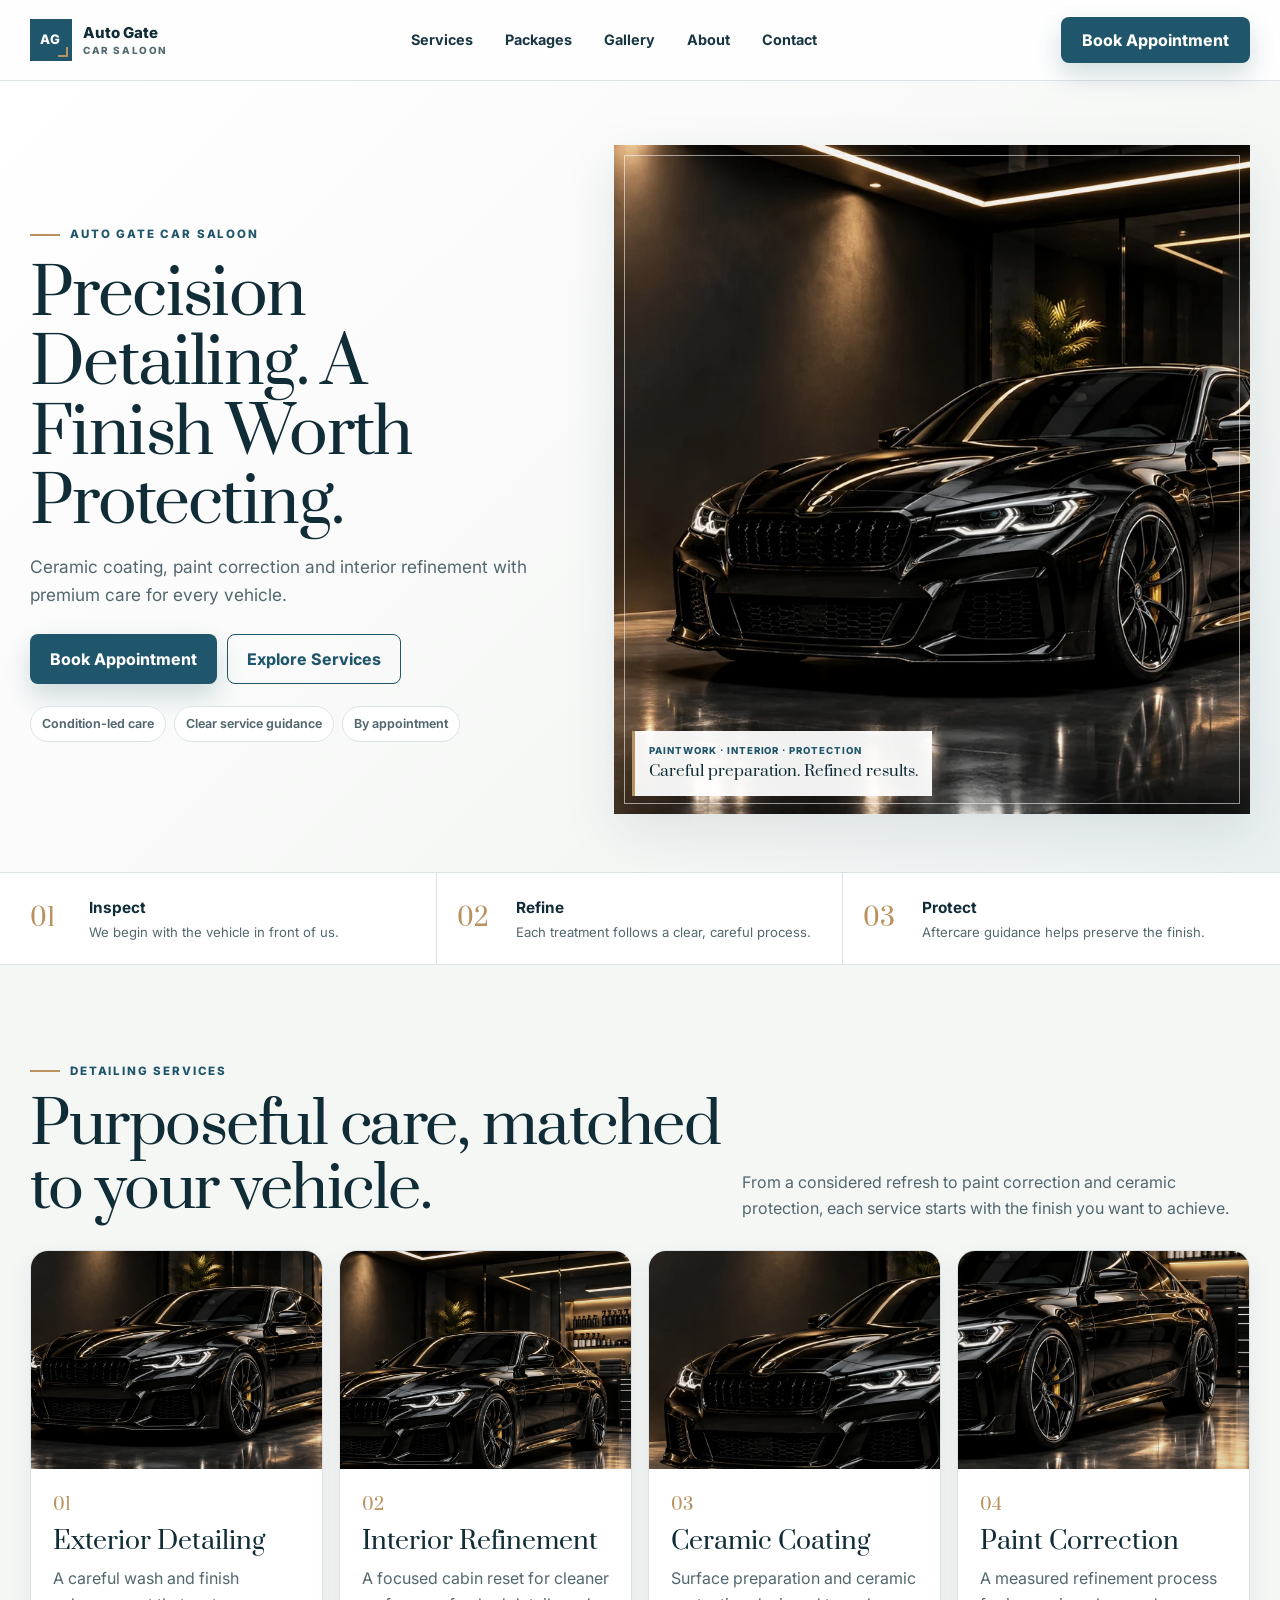
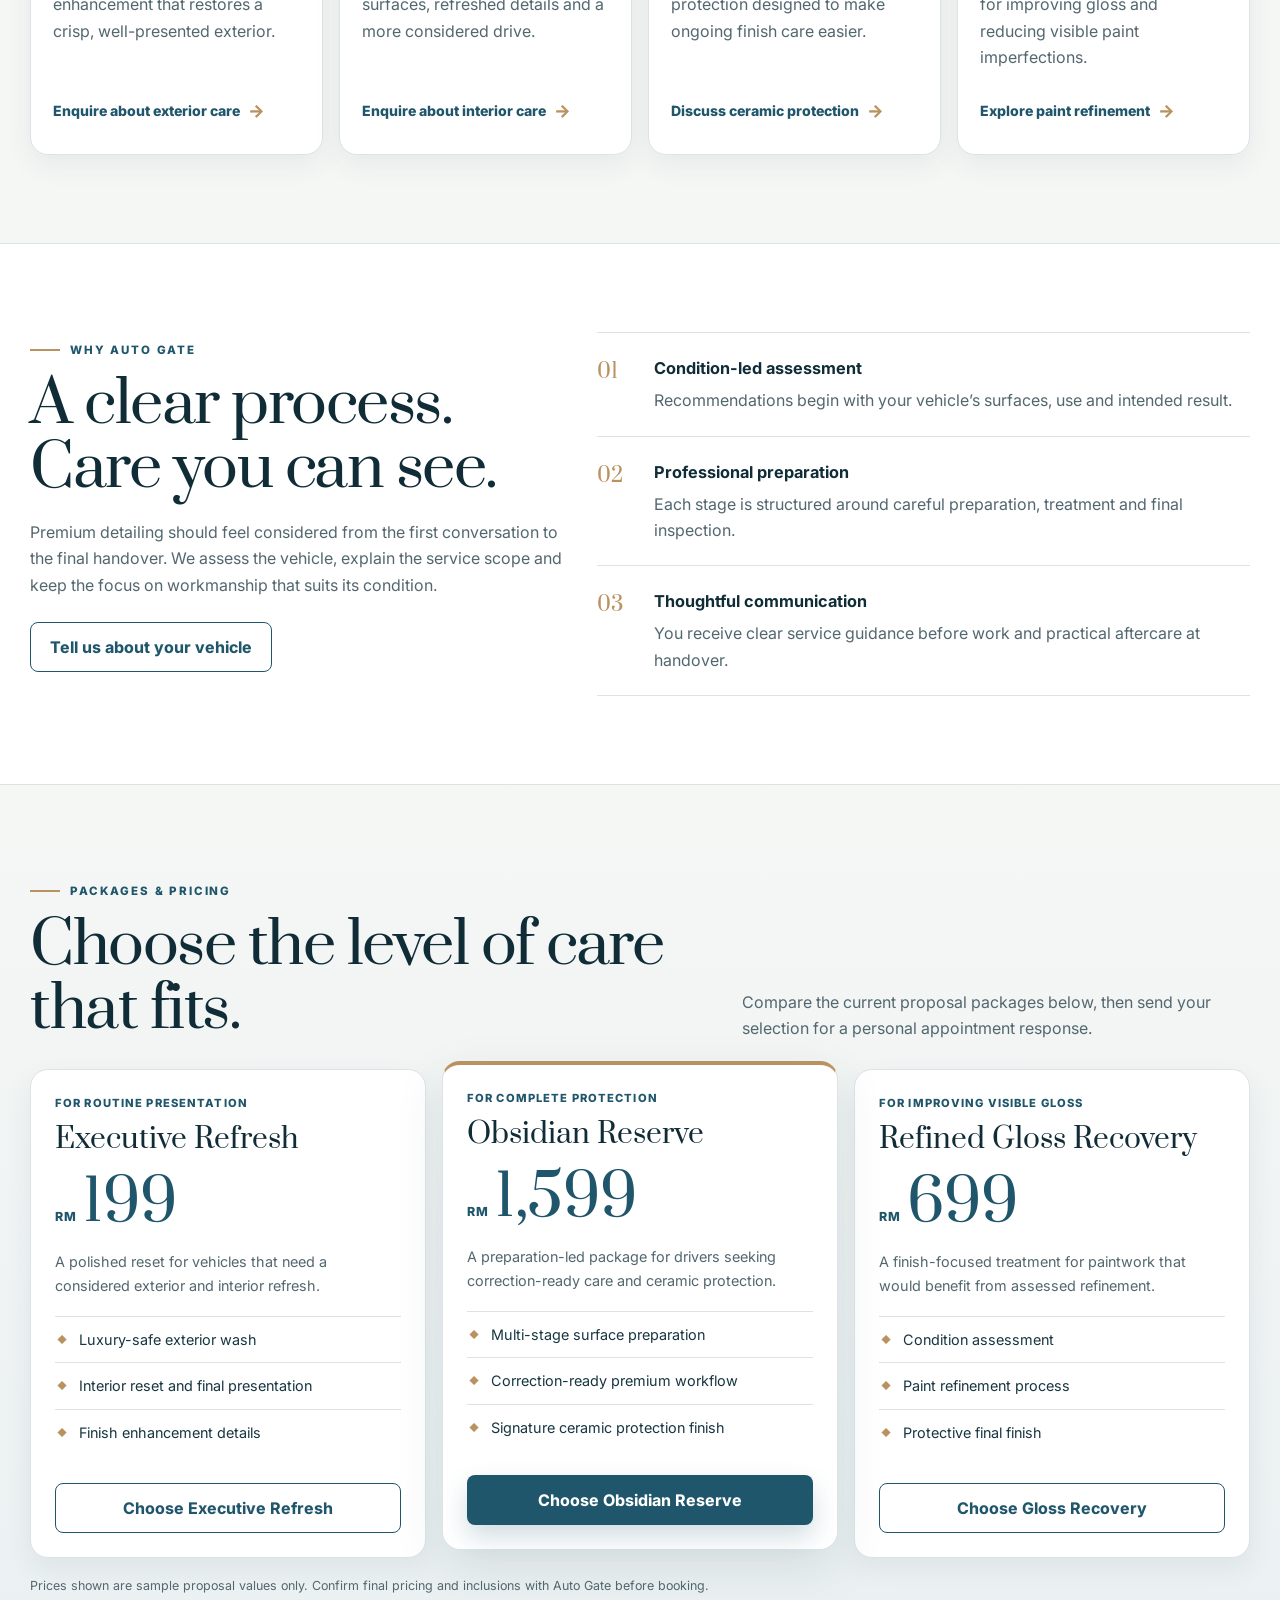
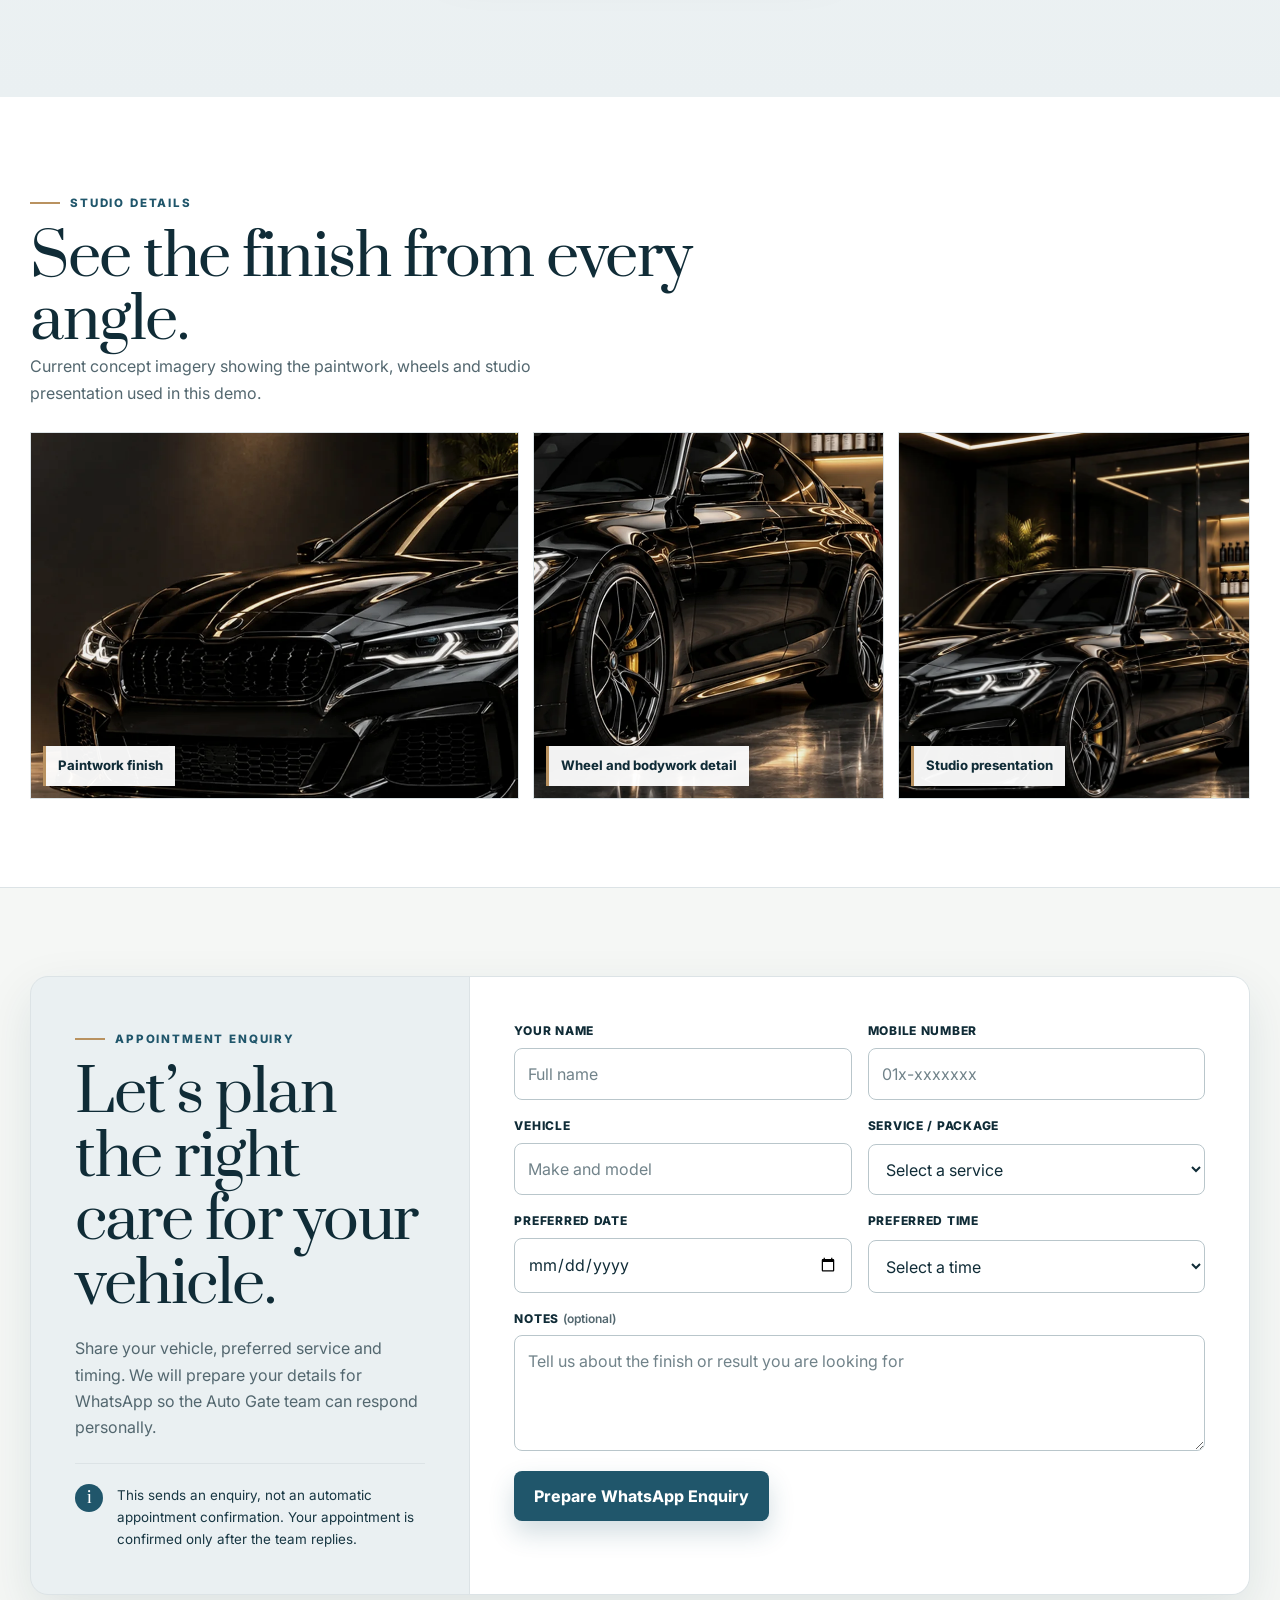
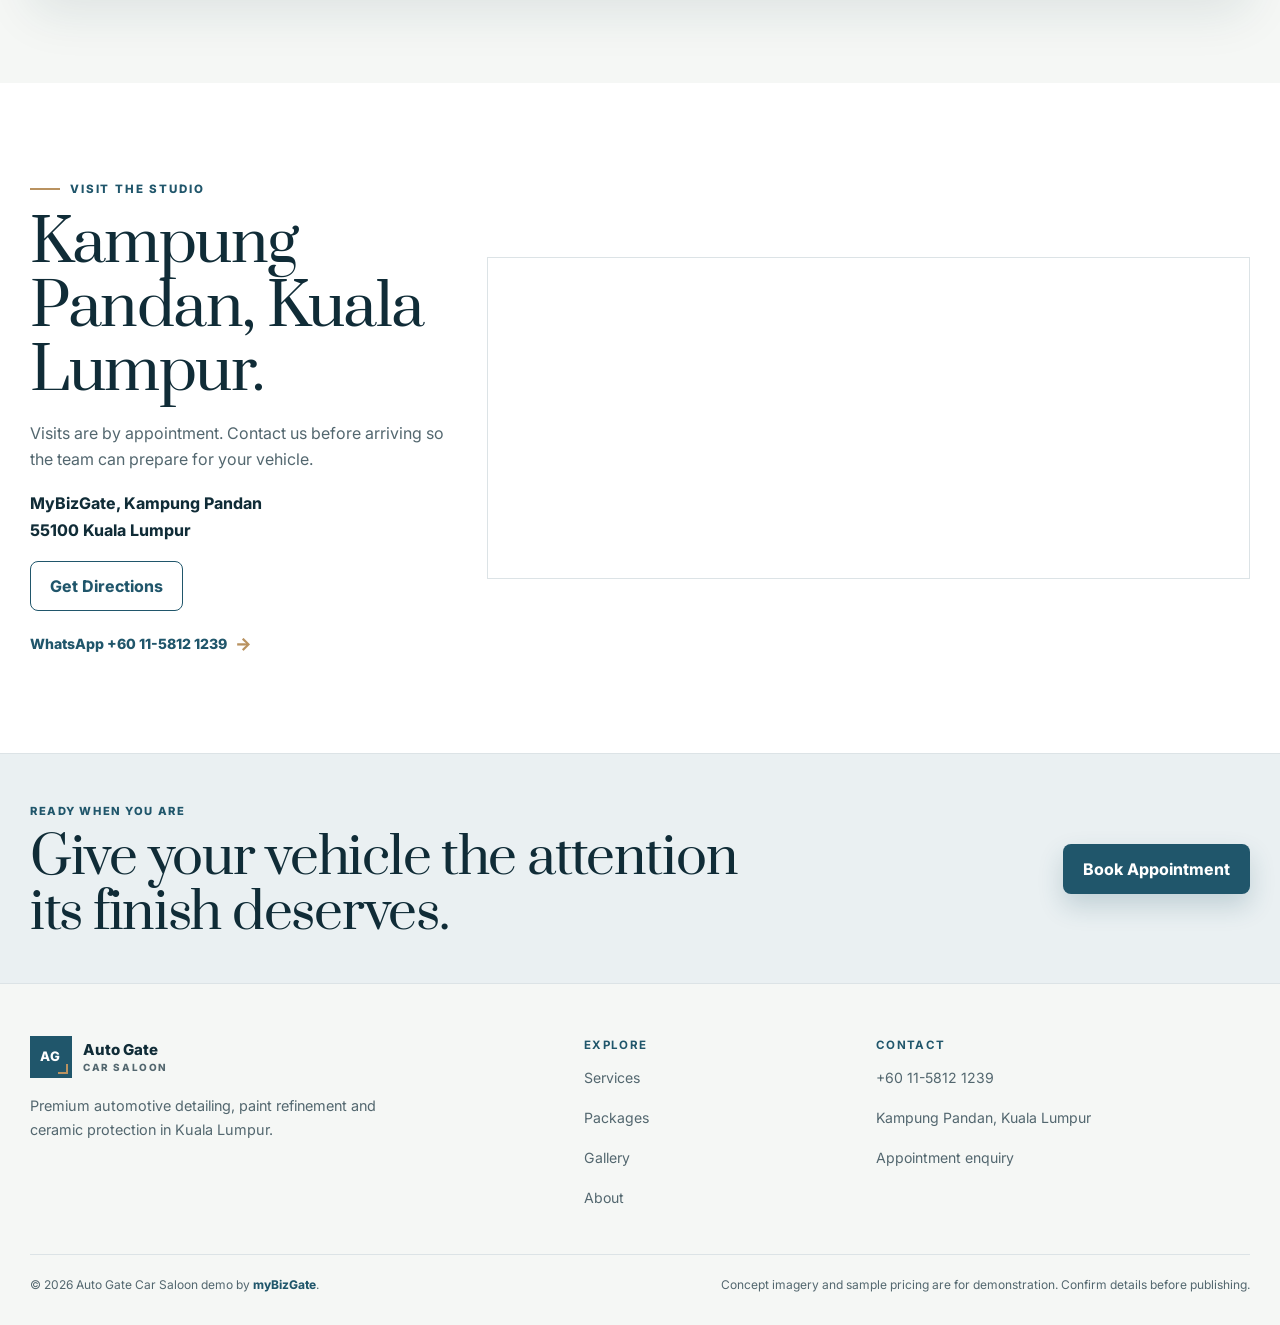
<file: 03-obsidian/index.html>
<!DOCTYPE html>
<html data-brand="Auto Gate Car Saloon" data-theme="obsidian" lang="en">
<head>
  <meta charset="utf-8">
  <meta content="width=device-width, initial-scale=1.0" name="viewport">
  <meta content="#F5F7F5" name="theme-color">
  <meta content="Auto Gate Car Saloon offers ceramic coating, paint correction, interior refinement and premium automotive detailing in Kampung Pandan, Kuala Lumpur." name="description">
  <title>Auto Gate Car Saloon | Premium Detailing &amp; Paint Protection</title>
  <link href="https://fonts.googleapis.com" rel="preconnect">
  <link crossorigin href="https://fonts.gstatic.com" rel="preconnect">
  <link href="https://fonts.googleapis.com/css2?family=Inter:wght@400;500;600;700;800&amp;family=Prata&amp;display=swap" rel="stylesheet">
  <link href="style.css?v02" rel="stylesheet">
</head>
<body>
  <a class="skip-link" href="#main">Skip to content</a>
  <header class="site-header" id="siteHeader">
    <div class="container nav-row">
      <a aria-label="Auto Gate Car Saloon home" class="brand" href="#top">
        <span aria-hidden="true" class="brand-mark">AG</span>
        <span class="brand-copy">Auto Gate <small>Car Saloon</small></span>
      </a>
      <button aria-controls="navLinks" aria-expanded="false" aria-label="Open navigation" class="menu-toggle" data-menu-toggle id="menuToggle" type="button">
        <span aria-hidden="true" class="menu-line"></span><span aria-hidden="true" class="menu-line"></span><span aria-hidden="true" class="menu-line"></span>
      </button>
      <nav aria-label="Primary navigation" class="nav-links" data-menu id="navLinks">
        <a href="#services">Services</a><a href="#packages">Packages</a><a href="#gallery">Gallery</a><a href="#about">About</a><a href="#booking">Contact</a>
      </nav>
      <a class="btn btn-primary desktop-cta" href="#booking">Book Appointment</a>
    </div>
  </header>

  <main id="main">
    <section class="hero" id="top">
      <div class="container hero-grid">
        <div class="hero-copy">
          <div class="eyebrow">AUTO GATE CAR SALOON</div>
          <h1>Precision Detailing. A Finish Worth Protecting.</h1>
          <p>Ceramic coating, paint correction and interior refinement with premium care for every vehicle.</p>
          <div class="hero-actions"><a class="btn btn-primary" href="#booking">Book Appointment</a><a class="btn btn-secondary" href="#services">Explore Services</a></div>
          <div aria-label="Service highlights" class="hero-signals"><span>Condition-led care</span><span>Clear service guidance</span><span>By appointment</span></div>
        </div>
        <figure class="hero-visual">
          <img alt="Black performance saloon in a professional detailing studio" decoding="async" fetchpriority="high" height="900" src="assets/hero.webp" width="1600">
          <figcaption><span>PAINTWORK · INTERIOR · PROTECTION</span><strong>Careful preparation. Refined results.</strong></figcaption>
        </figure>
      </div>
    </section>

    <section aria-label="Our detailing approach" class="quality-strip">
      <div class="container quality-grid">
        <article><span aria-hidden="true">01</span><div><h2>Inspect</h2><p>We begin with the vehicle in front of us.</p></div></article>
        <article><span aria-hidden="true">02</span><div><h2>Refine</h2><p>Each treatment follows a clear, careful process.</p></div></article>
        <article><span aria-hidden="true">03</span><div><h2>Protect</h2><p>Aftercare guidance helps preserve the finish.</p></div></article>
      </div>
    </section>

    <section class="section services-section" id="services">
      <div class="container section-heading">
        <div><div class="eyebrow">DETAILING SERVICES</div><h2>Purposeful care, matched to your vehicle.</h2></div>
        <p>From a considered refresh to paint correction and ceramic protection, each service starts with the finish you want to achieve.</p>
      </div>
      <div class="container service-grid">
        <article class="service-card">
          <img alt="Clean paintwork under detailing studio lights" decoding="async" height="700" loading="lazy" src="assets/coating.webp" width="1080">
          <div class="service-body"><span class="service-number">01</span><h3>Exterior Detailing</h3><p>A careful wash and finish enhancement that restores a crisp, well-presented exterior.</p><button class="text-link" data-select-service="Executive Refresh" type="button">Enquire about exterior care <span aria-hidden="true">→</span></button></div>
        </article>
        <article class="service-card">
          <img alt="Professional car-care studio prepared for interior refinement" decoding="async" height="740" loading="lazy" src="assets/studio.webp" width="980">
          <div class="service-body"><span class="service-number">02</span><h3>Interior Refinement</h3><p>A focused cabin reset for cleaner surfaces, refreshed details and a more considered drive.</p><button class="text-link" data-select-service="Interior Luxe Reset" type="button">Enquire about interior care <span aria-hidden="true">→</span></button></div>
        </article>
        <article class="service-card">
          <img alt="Glossy vehicle bodywork prepared for ceramic protection" decoding="async" height="650" loading="lazy" src="assets/paint.webp" width="900">
          <div class="service-body"><span class="service-number">03</span><h3>Ceramic Coating</h3><p>Surface preparation and ceramic protection designed to make ongoing finish care easier.</p><button class="text-link" data-select-service="Ceramic Coating Consultation" type="button">Discuss ceramic protection <span aria-hidden="true">→</span></button></div>
        </article>
        <article class="service-card">
          <img alt="Reflective wheel and bodywork finish after professional care" decoding="async" height="700" loading="lazy" src="assets/wheel.webp" width="900">
          <div class="service-body"><span class="service-number">04</span><h3>Paint Correction</h3><p>A measured refinement process for improving gloss and reducing visible paint imperfections.</p><button class="text-link" data-select-service="Refined Gloss Recovery" type="button">Explore paint refinement <span aria-hidden="true">→</span></button></div>
        </article>
      </div>
    </section>

    <section class="section trust-section" id="about">
      <div class="container trust-grid">
        <div class="trust-intro">
          <div class="eyebrow">WHY AUTO GATE</div><h2>A clear process. Care you can see.</h2>
          <p>Premium detailing should feel considered from the first conversation to the final handover. We assess the vehicle, explain the service scope and keep the focus on workmanship that suits its condition.</p>
          <a class="btn btn-secondary" href="#booking">Tell us about your vehicle</a>
        </div>
        <div class="process-list">
          <article><span>01</span><div><h3>Condition-led assessment</h3><p>Recommendations begin with your vehicle’s surfaces, use and intended result.</p></div></article>
          <article><span>02</span><div><h3>Professional preparation</h3><p>Each stage is structured around careful preparation, treatment and final inspection.</p></div></article>
          <article><span>03</span><div><h3>Thoughtful communication</h3><p>You receive clear service guidance before work and practical aftercare at handover.</p></div></article>
        </div>
      </div>
    </section>

    <section class="section packages-section" id="packages">
      <div class="container section-heading">
        <div><div class="eyebrow">PACKAGES &amp; PRICING</div><h2>Choose the level of care that fits.</h2></div>
        <p>Compare the current proposal packages below, then send your selection for a personal appointment response.</p>
      </div>
      <div class="container package-grid">
        <article class="package-card">
          <div><span class="plan-label">For routine presentation</span><h3>Executive Refresh</h3><div class="price"><span>RM</span>199</div><p class="package-fit">A polished reset for vehicles that need a considered exterior and interior refresh.</p><ul><li>Luxury-safe exterior wash</li><li>Interior reset and final presentation</li><li>Finish enhancement details</li></ul></div>
          <button class="btn btn-secondary package-select" data-select-service="Executive Refresh" type="button">Choose Executive Refresh</button>
        </article>
        <article class="package-card featured">
          <div><span class="plan-label">For complete protection</span><h3>Obsidian Reserve</h3><div class="price"><span>RM</span>1,599</div><p class="package-fit">A preparation-led package for drivers seeking correction-ready care and ceramic protection.</p><ul><li>Multi-stage surface preparation</li><li>Correction-ready premium workflow</li><li>Signature ceramic protection finish</li></ul></div>
          <button class="btn btn-primary package-select" data-select-service="Obsidian Reserve" type="button">Choose Obsidian Reserve</button>
        </article>
        <article class="package-card">
          <div><span class="plan-label">For improving visible gloss</span><h3>Refined Gloss Recovery</h3><div class="price"><span>RM</span>699</div><p class="package-fit">A finish-focused treatment for paintwork that would benefit from assessed refinement.</p><ul><li>Condition assessment</li><li>Paint refinement process</li><li>Protective final finish</li></ul></div>
          <button class="btn btn-secondary package-select" data-select-service="Refined Gloss Recovery" type="button">Choose Gloss Recovery</button>
        </article>
      </div>
      <p class="container package-note">Prices shown are sample proposal values only. Confirm final pricing and inclusions with Auto Gate before booking.</p>
    </section>

    <section class="section gallery-section" id="gallery">
      <div class="container gallery-heading"><div class="eyebrow">STUDIO DETAILS</div><h2>See the finish from every angle.</h2><p>Current concept imagery showing the paintwork, wheels and studio presentation used in this demo.</p></div>
      <div class="container gallery-grid">
        <figure class="gallery-card gallery-wide"><img alt="Close view of reflective black vehicle paintwork" decoding="async" height="650" loading="lazy" src="assets/paint.webp" width="900"><figcaption>Paintwork finish</figcaption></figure>
        <figure class="gallery-card"><img alt="Wheel and side panel reflecting studio lights" decoding="async" height="700" loading="lazy" src="assets/wheel.webp" width="900"><figcaption>Wheel and bodywork detail</figcaption></figure>
        <figure class="gallery-card"><img alt="Vehicle presented inside a professional detailing studio" decoding="async" height="740" loading="lazy" src="assets/studio.webp" width="980"><figcaption>Studio presentation</figcaption></figure>
      </div>
    </section>

    <section class="section booking-section" id="booking">
      <div class="container booking-shell">
        <div class="booking-copy">
          <div class="eyebrow">APPOINTMENT ENQUIRY</div><h2>Let’s plan the right care for your vehicle.</h2>
          <p>Share your vehicle, preferred service and timing. We will prepare your details for WhatsApp so the Auto Gate team can respond personally.</p>
          <div class="booking-note"><span aria-hidden="true">i</span><p>This sends an enquiry, not an automatic appointment confirmation. Your appointment is confirmed only after the team replies.</p></div>
        </div>
        <form class="booking-form" data-booking-form id="conciergeForm" novalidate>
          <div class="form-grid">
            <label><span>Your name</span><input autocomplete="name" name="name" placeholder="Full name" required type="text"></label>
            <label><span>Mobile number</span><input autocomplete="tel" inputmode="tel" name="phone" placeholder="01x-xxxxxxx" required type="tel"></label>
            <label><span>Vehicle</span><input autocomplete="off" name="vehicle" placeholder="Make and model" required type="text"></label>
            <label><span>Service / package</span><select data-service id="serviceField" name="service" required><option value="">Select a service</option><option>Executive Refresh</option><option>Refined Gloss Recovery</option><option>Obsidian Reserve</option><option>Interior Luxe Reset</option><option>Ceramic Coating Consultation</option></select></label>
            <label><span>Preferred date</span><input data-date id="dateField" name="date" required type="date"></label>
            <label><span>Preferred time</span><select name="time" required><option value="">Select a time</option><option>9:00 AM</option><option>11:00 AM</option><option>2:00 PM</option><option>4:00 PM</option></select></label>
            <label class="full"><span>Notes <small>(optional)</small></span><textarea name="notes" placeholder="Tell us about the finish or result you are looking for"></textarea></label>
          </div>
          <div class="form-actions"><button class="btn btn-primary" type="submit">Prepare WhatsApp Enquiry</button><p aria-live="polite" class="form-status" data-form-status id="formStatus"></p><a data-wa-backup hidden href="#booking" rel="noopener" target="_blank">Open prepared WhatsApp enquiry</a></div>
        </form>
      </div>
    </section>

    <section class="section location-section" id="contact">
      <div class="container location-grid">
        <div class="location-copy">
          <div class="eyebrow">VISIT THE STUDIO</div><h2>Kampung Pandan, Kuala Lumpur.</h2><p>Visits are by appointment. Contact us before arriving so the team can prepare for your vehicle.</p>
          <address>MyBizGate, Kampung Pandan<br>55100 Kuala Lumpur</address>
          <div class="location-actions"><a class="btn btn-secondary" href="https://www.google.com/maps/dir/?api=1&amp;destination=3.144827966176431,101.74171596840188" rel="noopener" target="_blank">Get Directions</a><a class="text-link" href="https://wa.me/601158121239" rel="noopener" target="_blank">WhatsApp +60 11-5812 1239 <span aria-hidden="true">→</span></a></div>
        </div>
        <div class="map-frame"><iframe allowfullscreen loading="lazy" referrerpolicy="no-referrer-when-downgrade" src="https://www.google.com/maps?q=3.144827966176431,101.74171596840188&amp;z=16&amp;output=embed" title="Map to Auto Gate Car Saloon in Kampung Pandan"></iframe></div>
      </div>
    </section>

    <section class="final-cta"><div class="container final-cta-inner"><div><span>READY WHEN YOU ARE</span><h2>Give your vehicle the attention its finish deserves.</h2></div><a class="btn btn-primary" href="#booking">Book Appointment</a></div></section>
  </main>

  <footer class="site-footer">
    <div class="container footer-grid">
      <div class="footer-brand"><a aria-label="Auto Gate Car Saloon home" class="brand" href="#top"><span aria-hidden="true" class="brand-mark">AG</span><span class="brand-copy">Auto Gate <small>Car Saloon</small></span></a><p>Premium automotive detailing, paint refinement and ceramic protection in Kuala Lumpur.</p></div>
      <nav aria-label="Footer navigation" class="footer-nav"><strong>Explore</strong><a href="#services">Services</a><a href="#packages">Packages</a><a href="#gallery">Gallery</a><a href="#about">About</a></nav>
      <div class="footer-contact"><strong>Contact</strong><a href="https://wa.me/601158121239" rel="noopener" target="_blank">+60 11-5812 1239</a><span>Kampung Pandan, Kuala Lumpur</span><a href="#booking">Appointment enquiry</a></div>
    </div>
    <div class="container footer-bottom"><span>© <span data-year id="year"></span> Auto Gate Car Saloon demo by <a href="https://mybizgate.com/" rel="noopener" target="_blank">myBizGate</a>.</span><span>Concept imagery and sample pricing are for demonstration. Confirm details before publishing.</span></div>
  </footer>
  <script src="script.js?v01"></script>
</body>
</html>
</file>
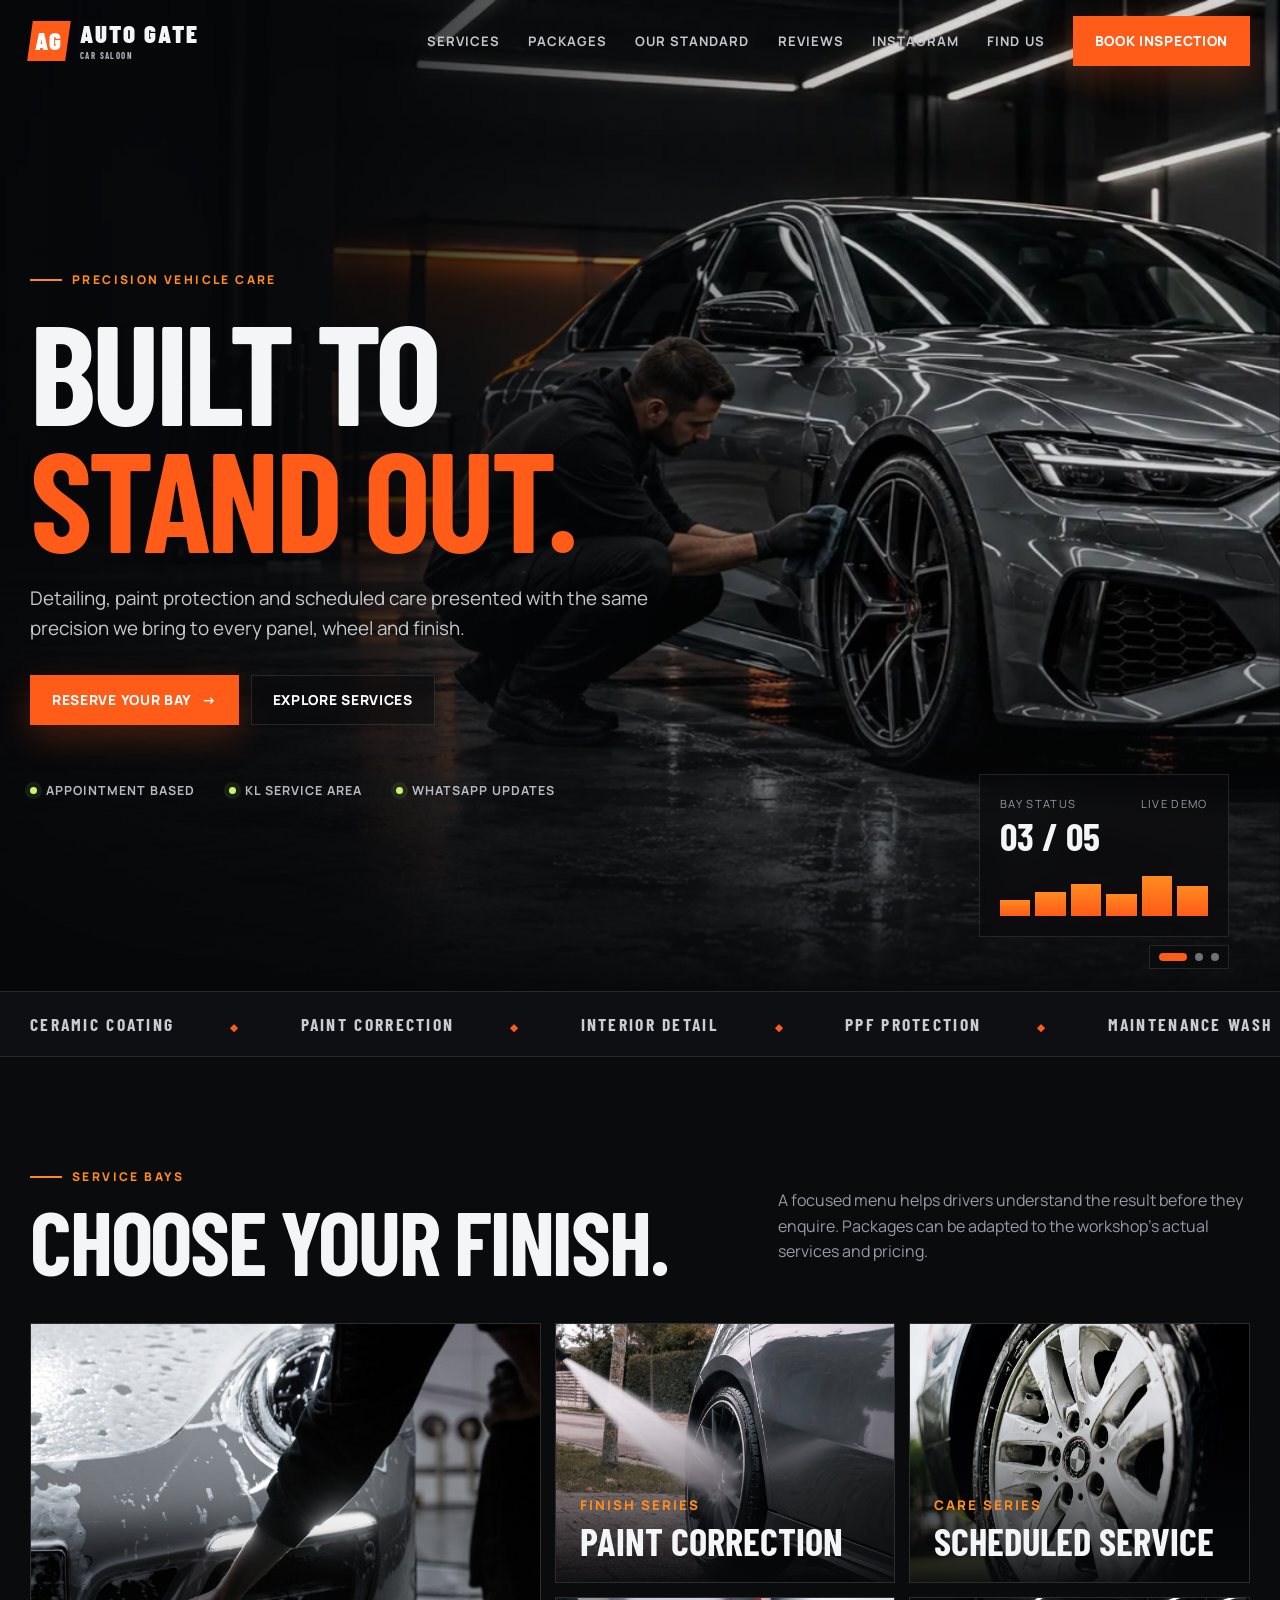
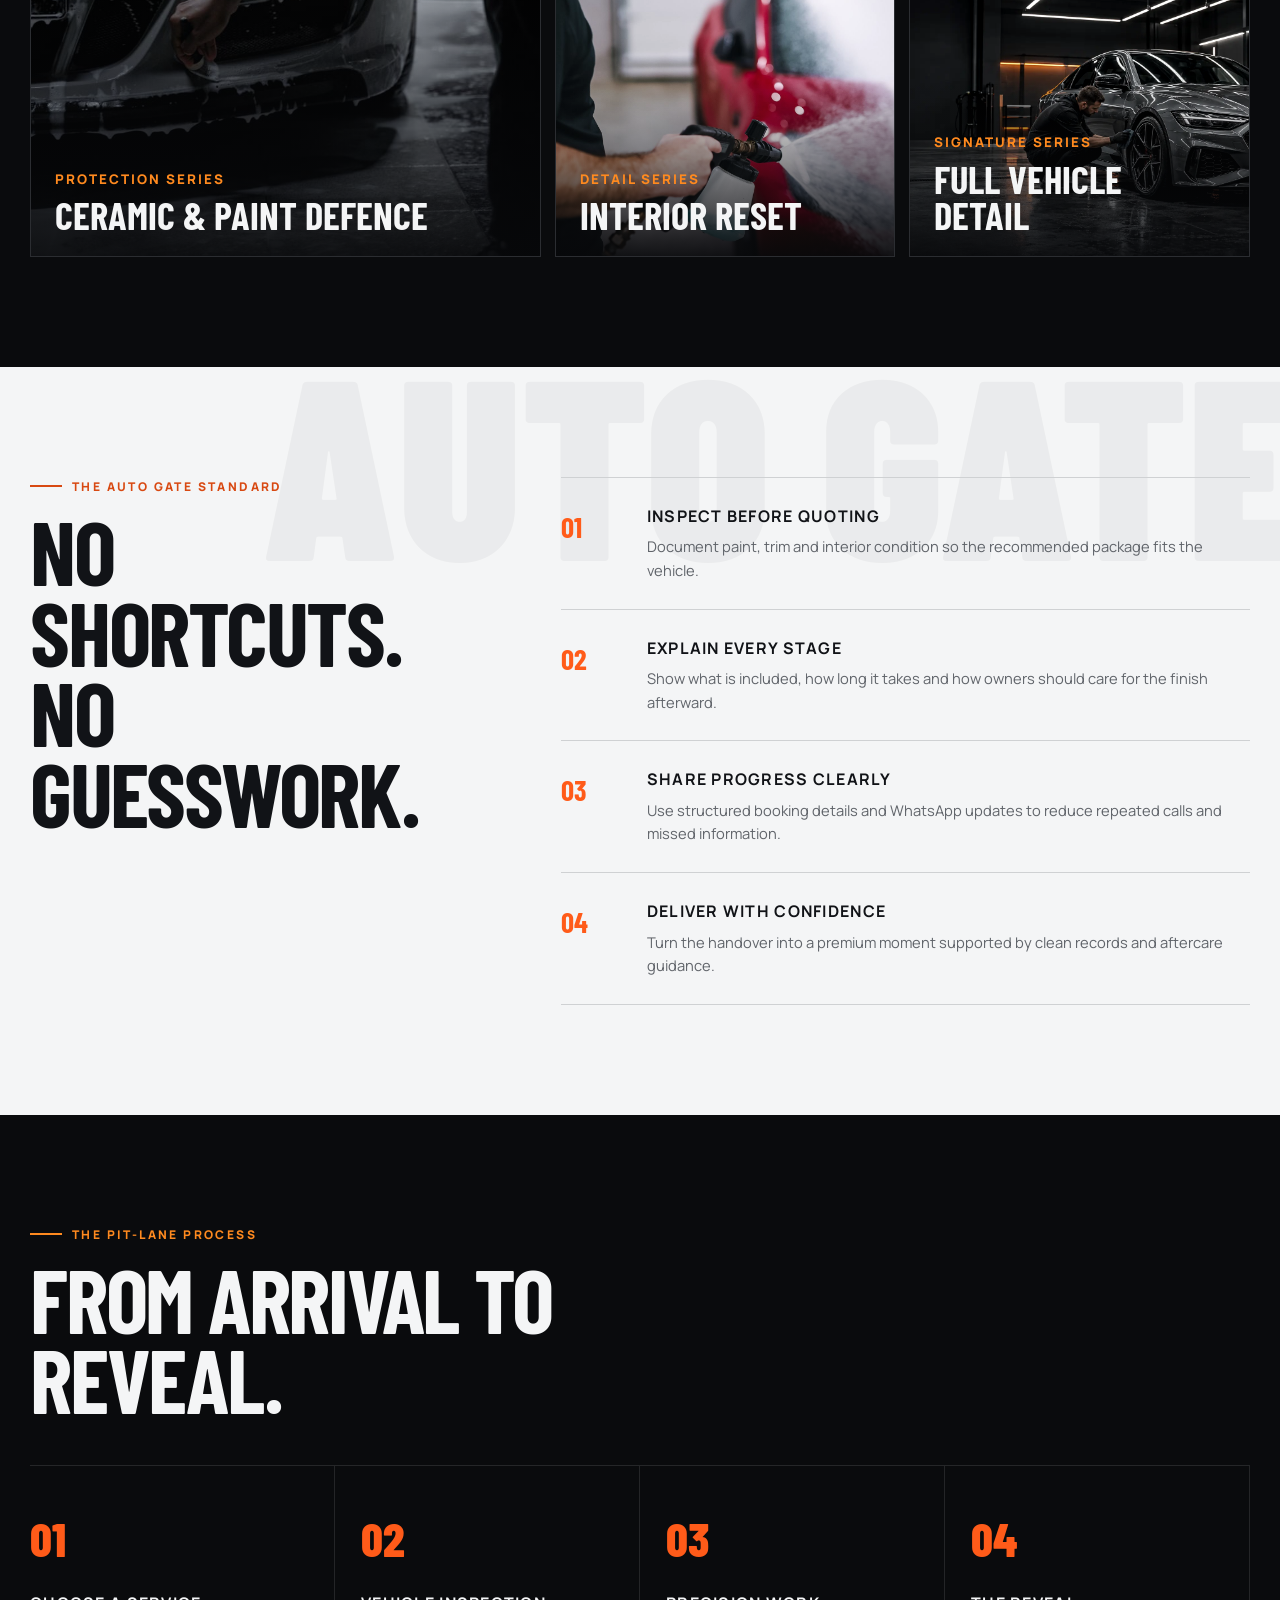
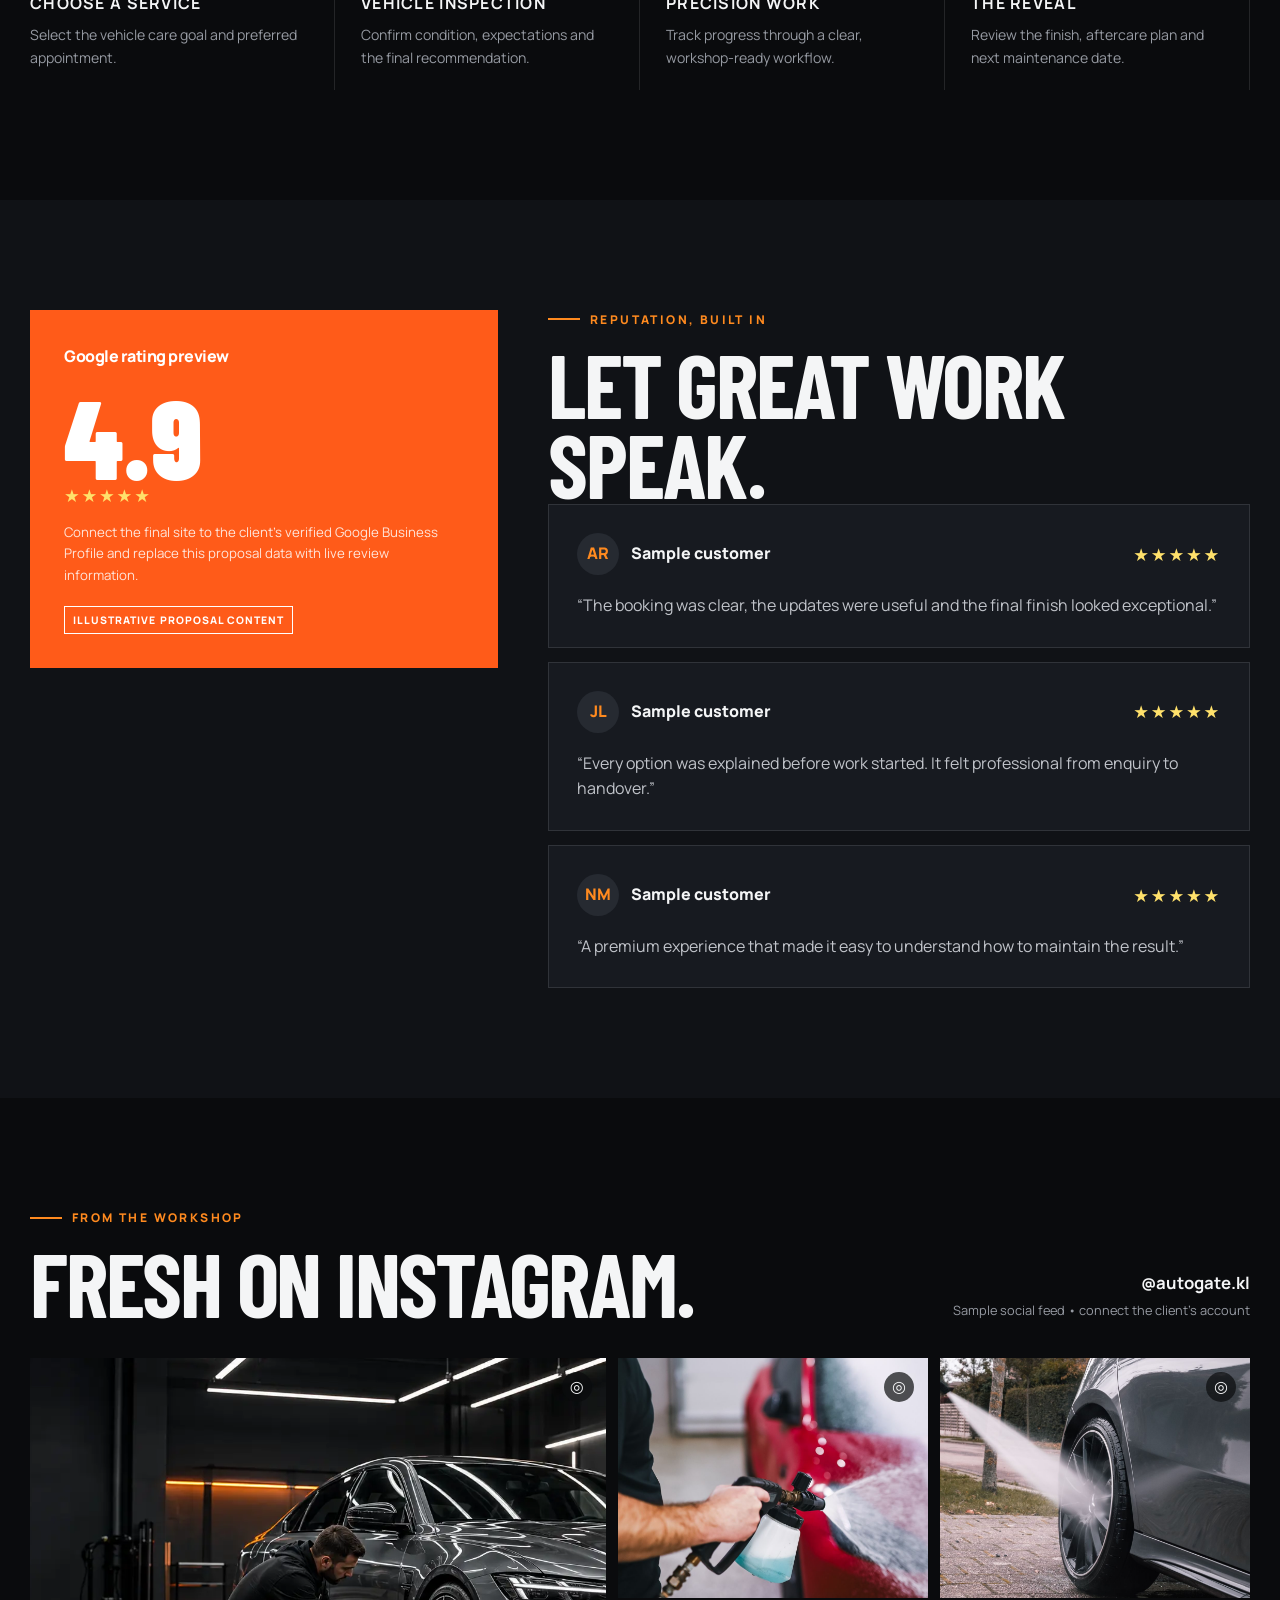
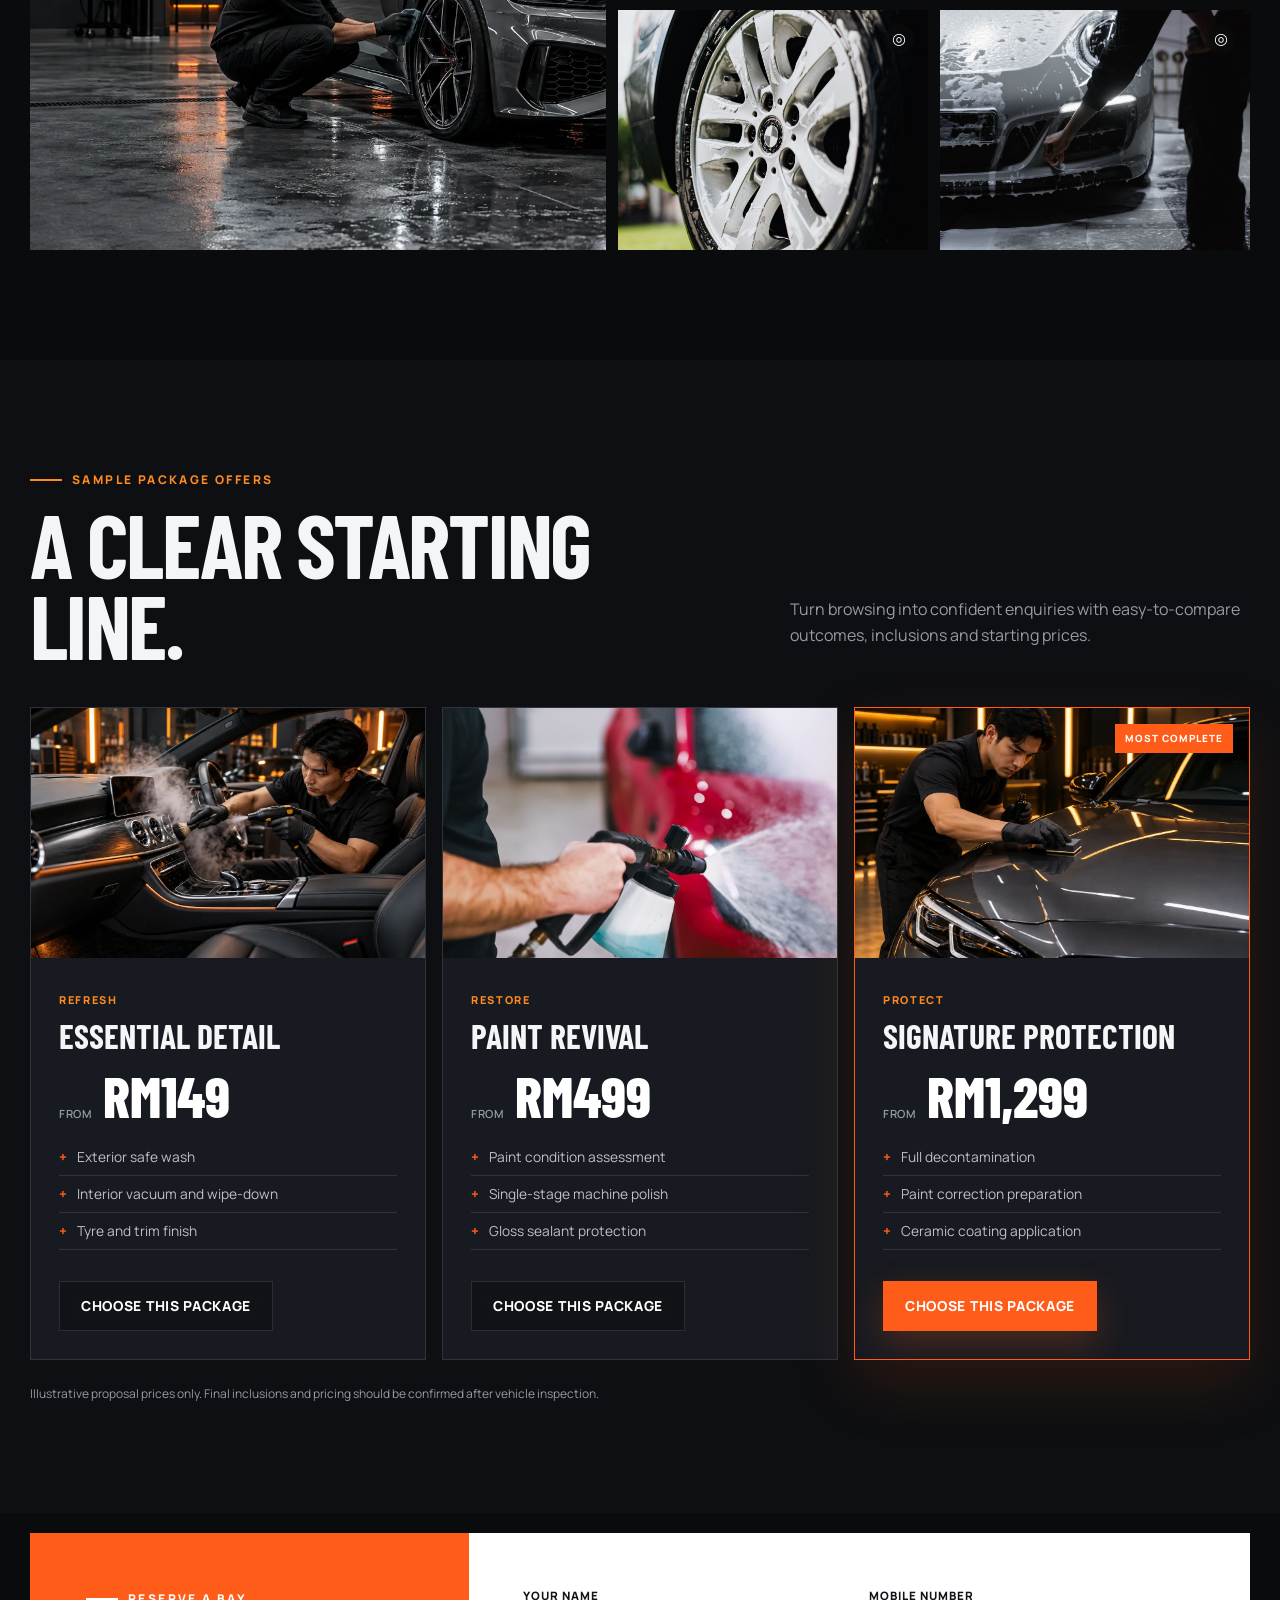
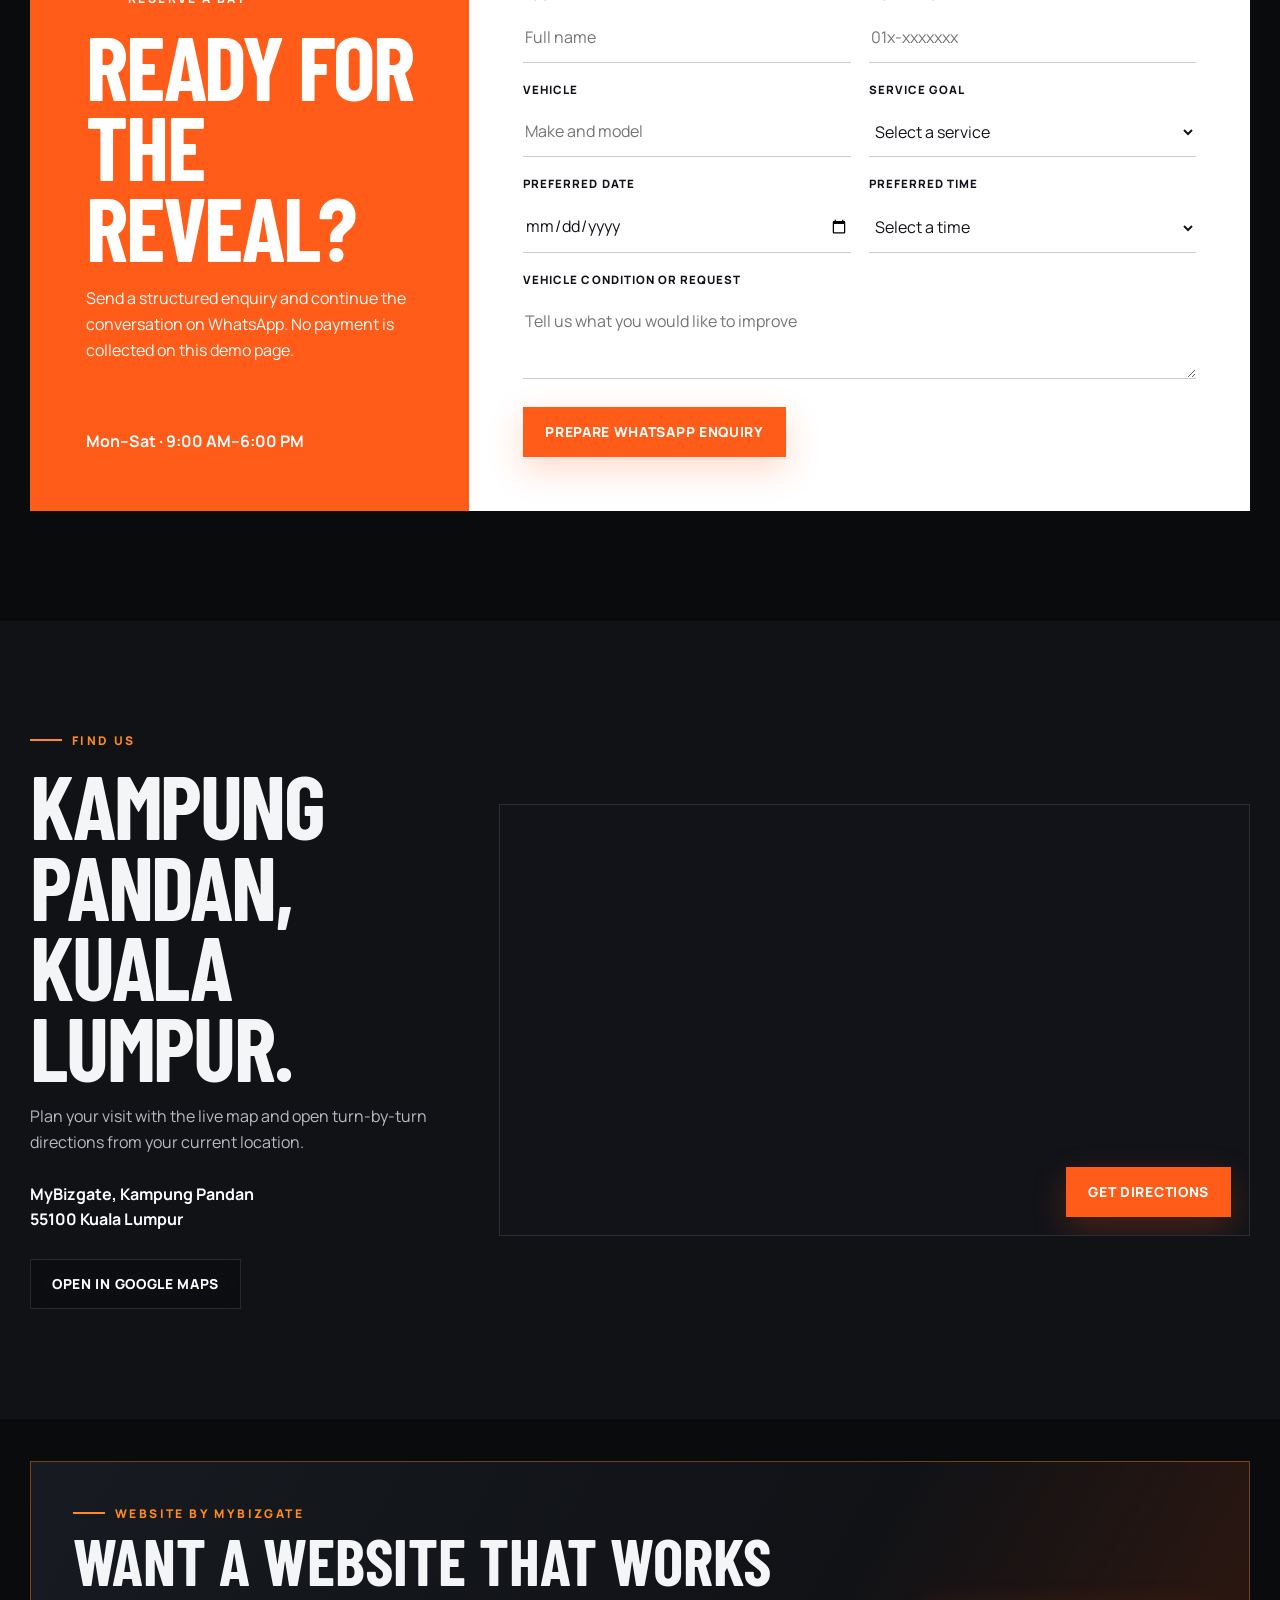
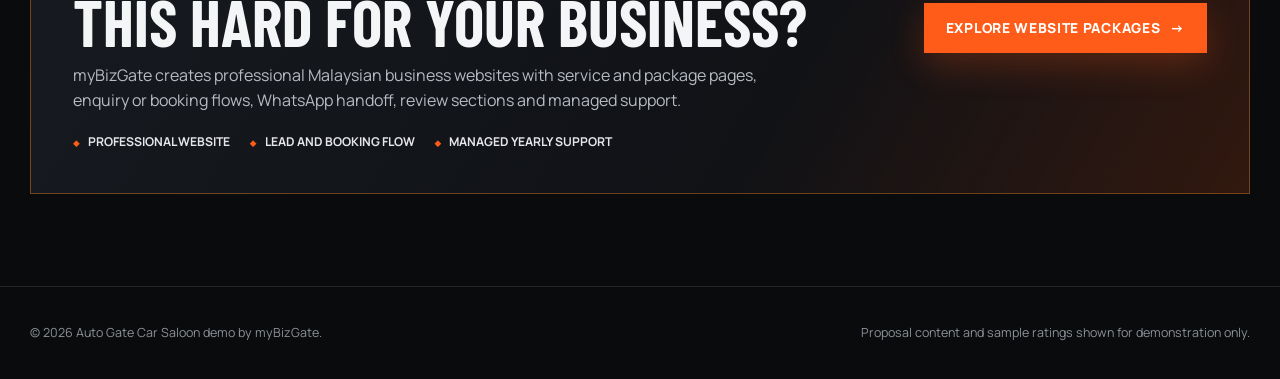
<file: 04-Precision/index.html>
<!DOCTYPE html>
<html lang="en">
<head>
  <meta charset="UTF-8">
  <meta name="viewport" content="width=device-width, initial-scale=1.0">
  <meta name="theme-color" content="#0a0b0d">
  <meta name="description" content="Auto Gate Car Saloon premium automotive detailing, protection, and service demo website by myBizGate.">
  <title>Auto Gate Car Saloon | Precision Vehicle Care</title>
  <link rel="preconnect" href="https://fonts.googleapis.com">
  <link rel="preconnect" href="https://fonts.gstatic.com" crossorigin>
  <link href="https://fonts.googleapis.com/css2?family=Barlow+Condensed:wght@600;700;800;900&family=Manrope:wght@400;500;600;700;800&display=swap" rel="stylesheet">
  <link rel="stylesheet" href="style.css?v=__BUILD_VERSION__">
</head>
<body>
  <a class="skip-link" href="#main">Skip to content</a>
  <header class="site-header" id="siteHeader">
    <div class="shell nav">
      <a class="brand" href="#top" aria-label="Auto Gate Car Saloon home"><span class="brand-mark"><span>AG</span></span><span class="brand-copy">Auto Gate<small>Car Saloon</small></span></a>
      <button class="menu-toggle" id="menuToggle" type="button" aria-expanded="false" aria-controls="navLinks" aria-label="Open navigation">☰</button>
      <nav class="nav-links" id="navLinks" aria-label="Primary navigation">
        <a href="#services">Services</a>
        <a href="#packages">Packages</a>
        <a href="#standard">Our standard</a>
        <a href="#reviews">Reviews</a>
        <a href="#social">Instagram</a>
        <a href="#location">Find us</a>
        <a class="btn btn-primary" href="#booking">Book inspection</a>
      </nav>
    </div>
  </header>

  <main id="main">
    <section class="hero" id="top">
      <div class="hero-media" id="heroMedia">
        <img class="is-active" src="images/autogate-hero-v2.webp" alt="A detailer finishing a graphite performance car in the Auto Gate studio">
        <img src="images/autogate-hero-ceramic-v3.webp" alt="A detailer carefully applying ceramic protection to a graphite car">
        <img src="images/autogate-hero-inspection-v3.webp" alt="A professional inspecting the flawless finish of a white car">
      </div>
      <div class="shell hero-content">
        <div class="hero-copy">
          <div class="kicker">Precision vehicle care</div>
          <h1 class="display">Built to<br><em>stand out.</em></h1>
          <p>Detailing, paint protection and scheduled care presented with the same precision we bring to every panel, wheel and finish.</p>
          <div class="hero-actions">
            <a class="btn btn-primary" href="#booking">Reserve your bay <span aria-hidden="true">→</span></a>
            <a class="btn btn-outline" href="#services">Explore services</a>
          </div>
          <div class="hero-meta">
            <span>Appointment based</span>
            <span>KL service area</span>
            <span>WhatsApp updates</span>
          </div>
        </div>
      </div>
      <div class="hero-dots" id="heroDots" role="group" aria-label="Choose an Auto Gate scene"></div>
      <aside class="telemetry" aria-label="Service availability demo">
        <div class="telemetry-top"><span>Bay status</span><span>Live demo</span></div>
        <b>03 / 05</b>
        <div class="bars" aria-hidden="true"><i></i><i></i><i></i><i></i><i></i><i></i></div>
      </aside>
    </section>

    <div class="service-rail" aria-label="Popular services">
      <div class="rail-track" aria-hidden="true">
        <span>Ceramic coating</span><span>Paint correction</span><span>Interior detail</span><span>PPF protection</span><span>Maintenance wash</span>
        <span>Ceramic coating</span><span>Paint correction</span><span>Interior detail</span><span>PPF protection</span><span>Maintenance wash</span>
      </div>
    </div>

    <section id="services">
      <div class="shell">
        <div class="services-head reveal">
          <div><div class="kicker">Service bays</div><h2 class="display section-title">Choose your finish.</h2></div>
          <p class="section-copy">A focused menu helps drivers understand the result before they enquire. Packages can be adapted to the workshop's actual services and pricing.</p>
        </div>
        <div class="service-grid reveal">
          <article class="service-card"><img src="images/studio-service.jpg" alt="Vehicle receiving professional workshop care"><div class="service-card-copy"><small>Protection series</small><h3>Ceramic & paint defence</h3></div></article>
          <article class="service-card"><img src="images/detail-finish.jpg" alt="Detailed vehicle finish"><div class="service-card-copy"><small>Finish series</small><h3>Paint correction</h3></div></article>
          <article class="service-card"><img src="images/workshop-care.jpg" alt="Technician working on a vehicle"><div class="service-card-copy"><small>Care series</small><h3>Scheduled service</h3></div></article>
          <article class="service-card"><img src="images/paint-detail.jpg" alt="Close-up automotive detailing work"><div class="service-card-copy"><small>Detail series</small><h3>Interior reset</h3></div></article>
          <article class="service-card"><img src="images/autogate-hero-v2.webp" alt="Premium detailing studio"><div class="service-card-copy"><small>Signature series</small><h3>Full vehicle detail</h3></div></article>
        </div>
      </div>
    </section>

    <section class="standard" id="standard">
      <div class="shell standard-grid">
        <div class="reveal"><div class="kicker">The Auto Gate standard</div><h2 class="display section-title">No shortcuts.<br>No guesswork.</h2></div>
        <div class="standard-list reveal">
          <article class="standard-item"><strong>01</strong><div><h3>Inspect before quoting</h3><p>Document paint, trim and interior condition so the recommended package fits the vehicle.</p></div></article>
          <article class="standard-item"><strong>02</strong><div><h3>Explain every stage</h3><p>Show what is included, how long it takes and how owners should care for the finish afterward.</p></div></article>
          <article class="standard-item"><strong>03</strong><div><h3>Share progress clearly</h3><p>Use structured booking details and WhatsApp updates to reduce repeated calls and missed information.</p></div></article>
          <article class="standard-item"><strong>04</strong><div><h3>Deliver with confidence</h3><p>Turn the handover into a premium moment supported by clean records and aftercare guidance.</p></div></article>
        </div>
      </div>
    </section>

    <section>
      <div class="shell">
        <div class="kicker reveal">The pit-lane process</div>
        <h2 class="display section-title reveal">From arrival to reveal.</h2>
        <div class="process-grid reveal">
          <article class="process-card"><span>01</span><h3>Choose a service</h3><p>Select the vehicle care goal and preferred appointment.</p></article>
          <article class="process-card"><span>02</span><h3>Vehicle inspection</h3><p>Confirm condition, expectations and the final recommendation.</p></article>
          <article class="process-card"><span>03</span><h3>Precision work</h3><p>Track progress through a clear, workshop-ready workflow.</p></article>
          <article class="process-card"><span>04</span><h3>The reveal</h3><p>Review the finish, aftercare plan and next maintenance date.</p></article>
        </div>
      </div>
    </section>

    <section class="reviews" id="reviews">
      <div class="shell review-layout">
        <div class="rating-panel reveal">
          <span class="google-word">Google rating preview</span>
          <strong class="rating-number">4.9</strong>
          <div class="stars" aria-label="4.9 out of 5 stars">★★★★★</div>
          <p>Connect the final site to the client's verified Google Business Profile and replace this proposal data with live review information.</p>
          <span class="demo-label">Illustrative proposal content</span>
        </div>
        <div>
          <div class="kicker reveal">Reputation, built in</div>
          <h2 class="display section-title reveal">Let great work speak.</h2>
          <div class="review-list reveal">
            <article class="review-card"><div class="review-card-top"><div class="reviewer"><span class="avatar">AR</span><span>Sample customer</span></div><span class="stars">★★★★★</span></div><p>“The booking was clear, the updates were useful and the final finish looked exceptional.”</p></article>
            <article class="review-card"><div class="review-card-top"><div class="reviewer"><span class="avatar">JL</span><span>Sample customer</span></div><span class="stars">★★★★★</span></div><p>“Every option was explained before work started. It felt professional from enquiry to handover.”</p></article>
            <article class="review-card"><div class="review-card-top"><div class="reviewer"><span class="avatar">NM</span><span>Sample customer</span></div><span class="stars">★★★★★</span></div><p>“A premium experience that made it easy to understand how to maintain the result.”</p></article>
          </div>
        </div>
      </div>
    </section>

    <section id="social">
      <div class="shell">
        <div class="social-head reveal">
          <div><div class="kicker">From the workshop</div><h2 class="display section-title">Fresh on Instagram.</h2></div>
          <div class="insta-profile"><strong>@autogate.kl</strong><span>Sample social feed • connect the client's account</span></div>
        </div>
        <div class="insta-grid reveal">
          <a class="insta-post" href="#booking" aria-label="View full detail post"><img src="images/autogate-hero-v2.webp" alt="Graphite vehicle in the Auto Gate studio"><span class="post-badge" aria-hidden="true">◎</span><span class="post-meta"><span>Full detail reveal</span><span>♡ 248</span></span></a>
          <a class="insta-post" href="#booking" aria-label="View paint correction post"><img src="images/paint-detail.jpg" alt="Paint correction detail"><span class="post-badge" aria-hidden="true">◎</span><span class="post-meta"><span>Paint correction</span><span>♡ 176</span></span></a>
          <a class="insta-post" href="#booking" aria-label="View finish post"><img src="images/detail-finish.jpg" alt="Fresh detailed finish"><span class="post-badge" aria-hidden="true">◎</span><span class="post-meta"><span>Mirror finish</span><span>♡ 201</span></span></a>
          <a class="insta-post" href="#booking" aria-label="View workshop post"><img src="images/workshop-care.jpg" alt="Workshop process"><span class="post-badge" aria-hidden="true">◎</span><span class="post-meta"><span>Behind the bay</span><span>♡ 134</span></span></a>
          <a class="insta-post" href="#booking" aria-label="View studio post"><img src="images/studio-service.jpg" alt="Professional workshop service"><span class="post-badge" aria-hidden="true">◎</span><span class="post-meta"><span>Studio care</span><span>♡ 189</span></span></a>
        </div>
      </div>
    </section>

    <section class="packages" id="packages">
      <div class="shell">
        <div class="packages-head">
          <div><div class="kicker">Sample package offers</div><h2 class="display section-title">A clear starting line.</h2></div>
          <p class="section-copy">Turn browsing into confident enquiries with easy-to-compare outcomes, inclusions and starting prices.</p>
        </div>
        <div class="package-grid">
          <article class="package-card">
            <div class="package-photo"><img src="images/autogate-interior-package-v2.webp" alt="Technician professionally detailing a vehicle interior" loading="lazy"></div>
            <div class="package-body"><span class="package-label">Refresh</span><h3 class="package-name">Essential Detail</h3><div class="package-price"><small>From</small> RM149</div><ul class="package-list"><li>Exterior safe wash</li><li>Interior vacuum and wipe-down</li><li>Tyre and trim finish</li></ul><a class="btn btn-outline" href="#booking" data-select-service="Interior detail">Choose this package</a></div>
          </article>
          <article class="package-card">
            <div class="package-photo"><img src="images/paint-detail.jpg" alt="Paintwork receiving a professional correction treatment" loading="lazy"></div>
            <div class="package-body"><span class="package-label">Restore</span><h3 class="package-name">Paint Revival</h3><div class="package-price"><small>From</small> RM499</div><ul class="package-list"><li>Paint condition assessment</li><li>Single-stage machine polish</li><li>Gloss sealant protection</li></ul><a class="btn btn-outline" href="#booking" data-select-service="Paint correction">Choose this package</a></div>
          </article>
          <article class="package-card featured">
            <div class="package-photo"><img src="images/autogate-ceramic-package-v2.webp" alt="Ceramic coating applied to a graphite vehicle" loading="lazy"></div>
            <div class="package-body"><span class="package-label">Protect</span><h3 class="package-name">Signature Protection</h3><div class="package-price"><small>From</small> RM1,299</div><ul class="package-list"><li>Full decontamination</li><li>Paint correction preparation</li><li>Ceramic coating application</li></ul><a class="btn btn-primary" href="#booking" data-select-service="Ceramic coating">Choose this package</a></div>
          </article>
        </div>
        <p class="price-note">Illustrative proposal prices only. Final inclusions and pricing should be confirmed after vehicle inspection.</p>
      </div>
    </section>

    <section class="booking" id="booking">
      <div class="shell booking-panel reveal">
        <div class="booking-intro">
          <div><div class="kicker" style="color:#fff">Reserve a bay</div><h2 class="display">Ready for the reveal?</h2><p>Send a structured enquiry and continue the conversation on WhatsApp. No payment is collected on this demo page.</p></div>
          <strong>Mon–Sat · 9:00 AM–6:00 PM</strong>
        </div>
        <form class="booking-form" id="quoteForm">
          <div class="form-grid">
            <div class="field"><label for="name">Your name</label><input id="name" name="name" required autocomplete="name" placeholder="Full name"></div>
            <div class="field"><label for="phone">Mobile number</label><input id="phone" name="phone" required autocomplete="tel" placeholder="01x-xxxxxxx"></div>
            <div class="field"><label for="vehicle">Vehicle</label><input id="vehicle" name="vehicle" required placeholder="Make and model"></div>
            <div class="field"><label for="service">Service goal</label><select id="service" name="service" required><option value="">Select a service</option><option>Ceramic coating</option><option>Paint correction</option><option>Full vehicle detail</option><option>Interior detail</option><option>Scheduled maintenance</option></select></div>
            <div class="field"><label for="date">Preferred date</label><input id="date" name="date" type="date" required></div>
            <div class="field"><label for="time">Preferred time</label><select id="time" name="time" required><option value="">Select a time</option><option>9:00 AM</option><option>11:00 AM</option><option>2:00 PM</option><option>4:00 PM</option></select></div>
            <div class="field full"><label for="notes">Vehicle condition or request</label><textarea id="notes" name="notes" placeholder="Tell us what you would like to improve"></textarea></div>
          </div>
          <div class="form-actions"><button class="btn btn-primary" type="submit">Prepare WhatsApp enquiry</button><span class="form-status" id="formStatus" role="status"></span></div>
        </form>
      </div>
    </section>

    <section class="location" id="location" aria-labelledby="autogate-location-title">
      <div class="shell location-grid">
        <div class="location-copy reveal">
          <div class="kicker">Find us</div>
          <h2 class="display section-title" id="autogate-location-title">Kampung Pandan, Kuala Lumpur.</h2>
          <p>Plan your visit with the live map and open turn-by-turn directions from your current location.</p>
          <address class="location-address">MyBizgate, Kampung Pandan<br>55100 Kuala Lumpur</address>
          <a class="btn btn-outline" href="https://www.google.com/maps/search/?api=1&amp;query=3.144827966176431%2C101.74171596840188" target="_blank" rel="noopener">Open in Google Maps</a>
        </div>
        <div class="location-map reveal">
          <iframe title="Map to Auto Gate Car Saloon in Kampung Pandan, Kuala Lumpur" src="https://www.google.com/maps?q=3.144827966176431,101.74171596840188&amp;z=16&amp;output=embed" loading="lazy" referrerpolicy="no-referrer-when-downgrade" allowfullscreen></iframe>
          <a class="btn btn-primary" href="https://www.google.com/maps/dir/?api=1&amp;destination=3.144827966176431%2C101.74171596840188" target="_blank" rel="noopener">Get directions</a>
        </div>
      </div>
    </section>

    <section class="mybizgate-cta" id="mybizgate" aria-labelledby="mybizgate-title">
      <div class="shell mybizgate-panel">
        <div>
          <div class="kicker">Website by myBizGate</div>
          <h2 id="mybizgate-title">Want a website that works this hard for your business?</h2>
          <p>myBizGate creates professional Malaysian business websites with service and package pages, enquiry or booking flows, WhatsApp handoff, review sections and managed support.</p>
          <div class="mybizgate-services"><span>Professional website</span><span>Lead and booking flow</span><span>Managed yearly support</span></div>
        </div>
        <a class="btn btn-primary" href="https://mybizgate.com/" target="_blank" rel="noopener">Explore website packages <span aria-hidden="true">→</span></a>
      </div>
    </section>
  </main>

  <footer>
    <div class="shell footer-row"><span>© <span id="year"></span> Auto Gate Car Saloon demo by myBizGate.</span><span>Proposal content and sample ratings shown for demonstration only.</span></div>
  </footer>

  <script src="script.js?v=__BUILD_VERSION__"></script>
</body>
</html>
</file>
<file: 01-monarch/style.css>
:root {
  --bg: #0d0d0f;
  --bg-2: #111215;
  --panel: #17191d;
  --line: rgba(255,255,255,.11);
  --text: #f7f2ea;
  --muted: #b7b1a8;
  --gold: #d6af69;
  --gold-2: #f1d8a4;
  --shadow: 0 20px 55px rgba(0,0,0,.35);
  --radius: 28px;
  --max: 1200px;
  --serif: "Cormorant Garamond", Georgia, serif;
  --sans: "Inter", system-ui, sans-serif;
}
*{box-sizing:border-box} html{scroll-behavior:smooth} body{margin:0;font-family:var(--sans);background:radial-gradient(circle at top right, rgba(214,175,105,.11), transparent 30%),linear-gradient(180deg,#111214 0%,#09090b 100%);color:var(--text);line-height:1.6} a{color:inherit;text-decoration:none} img{display:block;width:100%} button,input,select,textarea{font:inherit} button{cursor:pointer} :focus-visible{outline:3px solid var(--gold-2);outline-offset:4px}
.skip-link{position:fixed;top:-60px;left:16px;z-index:200;background:#fff;color:#111;padding:10px 14px;border-radius:10px}.skip-link:focus{top:16px}.container{width:min(calc(100% - 40px), var(--max));margin:0 auto}.site-header{position:sticky;top:0;z-index:100;backdrop-filter:blur(18px);background:rgba(9,9,11,.66);border-bottom:1px solid rgba(255,255,255,.06)}.nav-wrap{display:flex;align-items:center;justify-content:space-between;min-height:84px;gap:20px}.brand{display:flex;align-items:center;gap:14px}.brand-mark{width:44px;height:44px;display:grid;place-items:center;border-radius:14px;background:linear-gradient(135deg,var(--gold),#8d6b2e);color:#101012;font-weight:800}.brand-copy{display:grid;font-weight:700;letter-spacing:.03em}.brand-copy small{color:var(--muted);font-size:.72rem;text-transform:uppercase;letter-spacing:.12em}.nav-menu{display:flex;align-items:center;gap:28px}.nav-menu>a:not(.btn){color:#d4cdbf;font-size:.92rem}.nav-menu>a:not(.btn):hover{color:var(--gold-2)}.nav-toggle{display:none;border:1px solid var(--line);background:transparent;color:#fff;width:44px;height:44px;border-radius:12px}.btn{display:inline-flex;align-items:center;justify-content:center;min-height:50px;padding:0 22px;border-radius:999px;border:1px solid transparent;font-weight:700;transition:.25s ease}.btn:hover{transform:translateY(-2px)}.btn-solid{background:linear-gradient(135deg,var(--gold-2),#b38741);color:#17120c;box-shadow:0 15px 30px rgba(214,175,105,.16)}.btn-outline{border-color:rgba(214,175,105,.45);color:var(--gold-2);background:rgba(255,255,255,.02)}.eyebrow{color:var(--gold-2);text-transform:uppercase;letter-spacing:.18em;font-size:.74rem;font-weight:700;display:flex;align-items:center;gap:10px}.eyebrow::before{content:"";width:34px;height:1px;background:currentColor}.hero{padding:72px 0 34px}.hero-grid{display:grid;grid-template-columns:1.05fr .95fr;gap:34px;align-items:center}.hero-copy h1,.section h2,.cta-wrap h2,.location-grid h2{font-family:var(--serif);line-height:.96;letter-spacing:-.02em}.hero-copy h1{margin:18px 0 22px;font-size:clamp(3.5rem,7vw,6.6rem);max-width:10ch}.hero-copy p{color:var(--muted);font-size:1.05rem;max-width:58ch}.hero-actions{display:flex;flex-wrap:wrap;gap:12px;margin-top:28px}.hero-points{display:grid;gap:10px;padding:0;margin:30px 0 0;list-style:none;color:#ddd3c4}.hero-points li::before{content:"◆";color:var(--gold);margin-right:10px}.hero-metrics{display:grid;grid-template-columns:repeat(3,1fr);gap:14px;margin-top:32px}.hero-metrics article{padding:18px;border:1px solid var(--line);border-radius:20px;background:linear-gradient(180deg, rgba(255,255,255,.03), rgba(255,255,255,.01))}.hero-metrics strong{display:block;font-size:1.55rem;color:var(--gold-2)}.hero-metrics span{color:#c4bdaf;font-size:.86rem}.hero-card{position:relative;overflow:hidden;border-radius:36px;padding:14px;background:linear-gradient(180deg, rgba(214,175,105,.15), rgba(255,255,255,.03));box-shadow:var(--shadow)}.hero-card-panel{position:absolute;left:28px;right:28px;bottom:28px;padding:22px;border-radius:24px;background:rgba(11,11,13,.78);border:1px solid rgba(255,255,255,.08);backdrop-filter:blur(16px)}.panel-label{color:var(--gold-2);font-size:.78rem;text-transform:uppercase;letter-spacing:.14em;font-weight:700}.hero-card-panel h2{margin:10px 0 10px;font-size:clamp(1.8rem,3vw,2.7rem);font-family:var(--serif)}.hero-card-panel p{margin:0;color:#d0cabf}.cred-bar{padding:28px 0 12px}.cred-grid{display:grid;grid-template-columns:1.2fr .6fr .6fr;gap:18px}.cred-grid>div{padding:22px;border:1px solid var(--line);border-radius:24px;background:rgba(255,255,255,.02)}.mini-label{color:var(--gold-2);text-transform:uppercase;font-weight:700;letter-spacing:.15em;font-size:.72rem}.big-number{font-family:var(--serif);font-size:3.2rem;color:var(--gold);line-height:1}.section{padding:94px 0}.section-head{display:grid;grid-template-columns:.95fr 1.05fr;gap:28px;align-items:end;margin-bottom:28px}.section-head.compact{grid-template-columns:1fr}.section h2{margin:14px 0 0;font-size:clamp(2.6rem,5vw,4.4rem)}.section-copy{color:var(--muted);max-width:62ch}.service-grid{display:grid;grid-template-columns:1.15fr .95fr .8fr;gap:18px;align-items:stretch}.service-card{border:1px solid var(--line);border-radius:28px;overflow:hidden;background:linear-gradient(180deg, rgba(255,255,255,.03), rgba(255,255,255,.01))}.service-card.feature{grid-row:span 2}.service-visual{padding:16px}.service-body{padding:0 22px 24px}.service-tag{display:inline-flex;margin-bottom:10px;color:var(--gold-2);font-size:.72rem;text-transform:uppercase;font-weight:700;letter-spacing:.15em}.service-body h3,.text-card h3{margin:0 0 12px;font-size:1.8rem;font-family:var(--serif);line-height:1.03}.service-body p,.text-card li{color:#cfc6b8}.text-card{padding:28px;display:flex;flex-direction:column;justify-content:center}.text-card ul{padding-left:18px;margin:10px 0 0}.surface{background:linear-gradient(180deg, rgba(214,175,105,.08), rgba(255,255,255,0))}.experience-grid{display:grid;grid-template-columns:.85fr 1.15fr;gap:24px;align-items:start}.experience-copy p{color:var(--muted)}.steps{display:grid;gap:16px}.steps article{display:grid;grid-template-columns:86px 1fr;gap:18px;padding:22px;border:1px solid var(--line);border-radius:24px;background:rgba(255,255,255,.02)}.steps span{font-family:var(--serif);font-size:3rem;color:var(--gold);line-height:.9}.steps h3{margin:6px 0 8px}.steps p{margin:0;color:#c8c0b3}.package-grid{display:grid;grid-template-columns:repeat(3,1fr);gap:18px}.package-card{padding:30px;border:1px solid var(--line);border-radius:28px;background:linear-gradient(180deg, rgba(255,255,255,.025), rgba(255,255,255,.01))}.package-card.featured{background:linear-gradient(180deg, rgba(214,175,105,.18), rgba(255,255,255,.03));transform:translateY(-8px)}.plan-kicker{color:var(--gold-2);text-transform:uppercase;font-size:.72rem;font-weight:700;letter-spacing:.15em}.package-card h3{margin:12px 0 10px;font-family:var(--serif);font-size:2rem}.price{font-size:3rem;font-family:var(--serif);color:var(--gold-2);line-height:1}.package-card ul{padding:0;list-style:none;margin:20px 0 26px}.package-card li{padding:10px 0;border-bottom:1px solid rgba(255,255,255,.08);color:#d2cabd}.package-card li::before{content:"+";color:var(--gold);margin-right:9px;font-weight:700}.note{padding-top:18px;color:var(--muted);font-size:.9rem}.reviews{background:linear-gradient(180deg, rgba(255,255,255,.02), rgba(255,255,255,0))}.review-layout{display:grid;grid-template-columns:.85fr 1.15fr;gap:24px}.review-intro p{color:var(--muted);max-width:42ch}.rating-box{margin-top:22px;padding:26px;border-radius:28px;background:linear-gradient(180deg, rgba(214,175,105,.18), rgba(255,255,255,.03));border:1px solid rgba(214,175,105,.25)}.rating-box strong{display:block;font-family:var(--serif);font-size:4rem;line-height:.9}.rating-box span{display:block;margin-top:8px;color:#f7df9c;letter-spacing:.28em}.rating-box small{display:block;margin-top:8px;color:#d6cebf}.review-list{display:grid;gap:16px}.review-list article{padding:26px;border:1px solid var(--line);border-radius:24px;background:rgba(255,255,255,.02)}.review-list p{margin:0 0 14px;font-size:1.05rem}.review-list strong{color:var(--gold-2);font-size:.92rem}.booking-section{padding-top:30px}.booking-grid{display:grid;grid-template-columns:.78fr 1.22fr;gap:20px;align-items:stretch}.booking-copy{padding:34px;border-radius:30px;background:linear-gradient(180deg, rgba(214,175,105,.16), rgba(255,255,255,.02));border:1px solid rgba(214,175,105,.25)}.booking-copy h2{margin:14px 0;font-size:clamp(2.4rem,4vw,4rem)}.booking-copy p,.booking-copy li{color:#dfd6c8}.booking-points{padding-left:18px}.booking-form{padding:30px;border-radius:30px;background:#f8f3ea;color:#131314}.field-grid{display:grid;grid-template-columns:1fr 1fr;gap:18px}label{display:grid;gap:8px}label span{font-size:.78rem;text-transform:uppercase;letter-spacing:.12em;font-weight:700;color:#5c513d}input,select,textarea{width:100%;padding:14px 16px;border-radius:16px;border:1px solid #d7cdbd;background:#fff;color:#111}textarea{min-height:110px;resize:vertical}label.full{grid-column:1 / -1}.form-actions{display:flex;flex-wrap:wrap;gap:14px;align-items:center;margin-top:22px}.form-status{color:#675221;font-size:.9rem;font-weight:600}.location-grid{display:grid;grid-template-columns:.74fr 1.26fr;gap:24px;align-items:center}.location-grid p{color:var(--muted)}address{font-style:normal;font-weight:600;margin:20px 0;color:#efe5d5}.map-card{min-height:380px;border-radius:28px;overflow:hidden;border:1px solid var(--line)}.map-card iframe{width:100%;min-height:380px;border:0}.cta-band{padding-top:34px}.cta-wrap{display:grid;grid-template-columns:1fr auto;gap:18px;align-items:center;padding:28px;border-radius:30px;background:linear-gradient(135deg, rgba(214,175,105,.17), rgba(255,255,255,.03));border:1px solid rgba(214,175,105,.25)}.floating-wa{position:fixed;right:20px;bottom:20px;width:74px;height:74px;border-radius:999px;display:grid;place-items:center;z-index:80;background:linear-gradient(135deg,var(--gold-2),#b88e46);color:#15100c;font-weight:800;box-shadow:0 16px 30px rgba(0,0,0,.28)}.site-footer{padding:34px 0 46px}.footer-row{display:flex;justify-content:space-between;gap:20px;color:#a99f90;font-size:.9rem}@media (max-width:980px){.nav-toggle{display:grid;place-items:center}.nav-menu{position:fixed;inset:84px 20px auto;display:grid;gap:8px;padding:18px;border-radius:20px;background:#121316;border:1px solid var(--line);transform:translateY(-150%);transition:.28s ease}.nav-menu.open{transform:none}.hero-grid,.section-head,.cred-grid,.service-grid,.experience-grid,.package-grid,.review-layout,.booking-grid,.location-grid,.cta-wrap{grid-template-columns:1fr}.service-card.feature{grid-row:auto}.hero-metrics{grid-template-columns:1fr}}@media (max-width:640px){.container{width:min(calc(100% - 26px), var(--max))}.hero{padding-top:44px}.section{padding:72px 0}.field-grid{grid-template-columns:1fr}label.full{grid-column:auto}.footer-row{display:grid}.floating-wa{width:62px;height:62px;font-size:.92rem}}@media (prefers-reduced-motion: reduce){html{scroll-behavior:auto}*,*::before,*::after{transition-duration:.01ms !important;animation-duration:.01ms !important;animation-iteration-count:1 !important}}


/* Local photographic assets and refinements */
.image-gallery-section{padding-top:45px;padding-bottom:100px}
.gallery-title{font-family:var(--title, var(--serif, var(--font-title, Georgia, serif)));font-size:clamp(2.5rem,4.5vw,4.5rem);line-height:1.08;max-width:18ch;margin:18px 0 14px}
.gallery-subtitle{color:var(--muted);max-width:50ch;margin-bottom:28px}
.gallery-grid{display:grid;grid-template-columns:1.18fr .9fr .9fr;gap:16px}
.gallery-card{position:relative;margin:0;overflow:hidden;border-radius:22px;min-height:300px;border:1px solid var(--line);background:var(--panel, #16181a)}
.gallery-card img{display:block;width:100%;height:100%;min-height:300px;object-fit:cover;transition:transform .7s ease}
.gallery-card:hover img{transform:scale(1.05)}
.gallery-card figcaption{position:absolute;inset:auto 0 0;padding:38px 20px 18px;color:#fff;background:linear-gradient(0deg,rgba(2,3,5,.9),transparent);font-size:.87rem;font-weight:700}
[data-wa-backup]:not([hidden]){display:inline-block;padding:8px 0;font-size:.84rem;font-weight:700;text-decoration:underline}
@media(max-width:760px){.gallery-grid{grid-template-columns:1fr}.gallery-card,.gallery-card img{min-height:240px}}

.hero-card img{height:650px;object-fit:cover;object-position:61% center;border-radius:25px}
.hero-card-panel{bottom:28px}
.hero-copy h1{font-size:clamp(3.8rem,6vw,6.1rem)}
.hero-metrics strong{font-size:1.1rem;letter-spacing:.07em}
.review-list p{font-family:var(--serif);font-size:1.5rem;line-height:1.2}
.service-visual img{height:220px;object-fit:cover;border-radius:16px}
.service-card.feature .service-visual img{height:450px}
@media(max-width:980px){.hero-card img{height:470px}.service-card.feature .service-visual img{height:250px}}
</file>
<file: 02-aurelia/style.css>
/* Auto Gate Car Saloon, Aurelia concept
   Racing green ink on bone paper. Editorial hairlines instead of cards.
   Display: Newsreader (optical sizes). Body: Hanken Grotesk. */

:root {
  --paper: #f3f0e9;
  --paper-2: #e9e4d9;
  --paper-3: #ddd7c9;
  --ink: #16261f;
  --green: #1f4a3a;
  --green-2: #2b6450;
  --muted: #5d6862;
  --line: rgba(22, 38, 31, 0.16);
  --line-strong: rgba(22, 38, 31, 0.32);
  --line-light: rgba(243, 240, 233, 0.28);
  --max: 1240px;
  --gutter: clamp(20px, 4vw, 48px);
  --header-h: 76px;
  --radius: 2px;
  --serif: "Newsreader", "Iowan Old Style", Georgia, serif;
  --sans: "Hanken Grotesk", "Helvetica Neue", Arial, sans-serif;
  --ease: cubic-bezier(0.2, 0.7, 0.2, 1);
}

* { box-sizing: border-box; }

html {
  scroll-behavior: smooth;
  scroll-padding-top: var(--header-h);
  -webkit-text-size-adjust: 100%;
}

body {
  margin: 0;
  background: var(--paper);
  color: var(--ink);
  font-family: var(--sans);
  font-size: 1.0625rem;
  line-height: 1.6;
  -webkit-tap-highlight-color: transparent;
}

body.menu-open { overflow: hidden; }

img { display: block; max-width: 100%; height: auto; }
picture { display: block; }
a { color: inherit; text-decoration: none; touch-action: manipulation; }
button, input, select, textarea { font: inherit; color: inherit; }
button { cursor: pointer; touch-action: manipulation; }
p { margin: 0 0 1em; }
p:last-child { margin-bottom: 0; }

h1, h2, h3 {
  margin: 0;
  font-family: var(--serif);
  font-weight: 400;
  letter-spacing: -0.01em;
  text-wrap: balance;
}

h2 { font-size: clamp(2.1rem, 3.6vw, 3.1rem); line-height: 1.08; }
h3 { font-size: clamp(1.35rem, 1.8vw, 1.65rem); line-height: 1.2; }

:focus-visible {
  outline: 3px solid var(--green);
  outline-offset: 3px;
}

.container {
  width: min(100% - 2 * var(--gutter), var(--max));
  margin-inline: auto;
}

.skip-link {
  position: fixed;
  top: -80px;
  left: 16px;
  z-index: 300;
  padding: 10px 14px;
  background: var(--ink);
  color: var(--paper);
  border-radius: var(--radius);
  transition: top 0.2s var(--ease);
}
.skip-link:focus { top: 12px; }

/* Buttons and text links */
.btn {
  display: inline-flex;
  align-items: center;
  justify-content: center;
  gap: 10px;
  min-height: 48px;
  padding: 0 22px;
  border: 1px solid transparent;
  border-radius: var(--radius);
  font-weight: 500;
  font-size: 0.98rem;
  letter-spacing: 0.01em;
  transition: background-color 0.2s var(--ease), color 0.2s var(--ease), border-color 0.2s var(--ease);
}
.btn .icon { width: 20px; height: 20px; flex: none; }

.btn-primary { background: var(--green); color: var(--paper); }
.btn-primary:hover { background: var(--green-2); }

.btn-secondary { background: transparent; color: var(--ink); border-color: var(--line-strong); }
.btn-secondary:hover { background: var(--ink); color: var(--paper); border-color: var(--ink); }

.btn-light { background: var(--paper); color: var(--ink); }
.btn-light:hover { background: #fff; }

.btn-outline-light { background: transparent; color: var(--paper); border-color: rgba(243, 240, 233, 0.6); }
.btn-outline-light:hover { background: rgba(243, 240, 233, 0.12); border-color: var(--paper); }

.text-link {
  display: inline-block;
  padding: 0;
  background: none;
  border: 0;
  border-bottom: 1px solid var(--line-strong);
  color: var(--green);
  font-weight: 500;
  line-height: 1.5;
  transition: border-color 0.2s var(--ease), color 0.2s var(--ease);
}
.text-link:hover { color: var(--ink); border-color: var(--ink); }

/* Header */
.site-header {
  position: sticky;
  top: 0;
  z-index: 120;
  background: rgba(243, 240, 233, 0.9);
  -webkit-backdrop-filter: blur(14px);
  backdrop-filter: blur(14px);
  border-bottom: 1px solid var(--line);
}

.nav-wrap {
  min-height: var(--header-h);
  display: flex;
  align-items: center;
  justify-content: space-between;
  gap: 24px;
}

.brand { display: flex; align-items: baseline; gap: 10px; }
.brand-name { font-family: var(--serif); font-size: 1.55rem; line-height: 1; }
.brand-sub { font-size: 0.8rem; letter-spacing: 0.06em; color: var(--muted); }

.nav-links { display: flex; align-items: center; gap: 28px; }
.nav-links a:not(.btn) {
  position: relative;
  padding: 6px 0;
  font-size: 0.95rem;
  font-weight: 500;
  color: var(--ink);
}
.nav-links a:not(.btn)::after {
  content: "";
  position: absolute;
  left: 0;
  right: 0;
  bottom: 0;
  height: 1px;
  background: var(--ink);
  transform: scaleX(0);
  transform-origin: left;
  transition: transform 0.25s var(--ease);
}
.nav-links a:not(.btn):hover::after { transform: scaleX(1); }
.btn-nav { min-height: 42px; padding: 0 18px; }

.menu-toggle {
  width: 44px;
  height: 44px;
  padding: 0;
  border: 1px solid var(--line-strong);
  border-radius: var(--radius);
  background: transparent;
  display: none;
  flex-direction: column;
  align-items: center;
  justify-content: center;
  gap: 5px;
}
.menu-toggle-bar {
  display: block;
  width: 18px;
  height: 1.5px;
  background: var(--ink);
  transition: transform 0.25s var(--ease);
}
.menu-toggle[aria-expanded="true"] .menu-toggle-bar:first-child { transform: translateY(3.25px) rotate(45deg); }
.menu-toggle[aria-expanded="true"] .menu-toggle-bar:last-child { transform: translateY(-3.25px) rotate(-45deg); }

/* Hero */
.hero {
  position: relative;
  min-height: min(90svh, 820px);
  display: grid;
  align-items: end;
  background: #0d1411;
  color: var(--paper);
  isolation: isolate;
}
.hero-media,
.hero-media img {
  position: absolute;
  inset: 0;
  width: 100%;
  height: 100%;
}
.hero-media img { object-fit: cover; object-position: 66% center; }
.hero::before {
  content: "";
  position: absolute;
  inset: 0;
  z-index: 1;
  background:
    linear-gradient(180deg, rgba(13, 20, 17, 0.25) 0%, rgba(13, 20, 17, 0) 30%, rgba(13, 20, 17, 0.85) 100%),
    linear-gradient(90deg, rgba(13, 20, 17, 0.82) 0%, rgba(13, 20, 17, 0.5) 42%, rgba(13, 20, 17, 0.05) 100%);
}
.hero-content {
  position: relative;
  z-index: 2;
  padding: clamp(120px, 18vh, 180px) 0 clamp(36px, 6vh, 64px);
}
.hero h1 {
  max-width: 13ch;
  font-size: clamp(2.75rem, 6.2vw, 5.4rem);
  line-height: 1.02;
  letter-spacing: -0.02em;
}
.hero-lead {
  max-width: 48ch;
  margin: 24px 0 0;
  font-size: clamp(1.05rem, 1.4vw, 1.2rem);
  line-height: 1.55;
  color: rgba(243, 240, 233, 0.86);
}
.hero-actions { display: flex; flex-wrap: wrap; gap: 12px; margin-top: 32px; }

.hero-facts {
  display: grid;
  grid-template-columns: repeat(3, auto);
  justify-content: start;
  gap: 16px clamp(28px, 5vw, 72px);
  margin: clamp(40px, 7vh, 72px) 0 0;
  padding-top: 20px;
  border-top: 1px solid var(--line-light);
}
.hero-facts dt { font-size: 0.8rem; color: rgba(243, 240, 233, 0.62); }
.hero-facts dd { margin: 2px 0 0; font-size: 0.98rem; font-weight: 500; }

.hero h1, .hero-lead, .hero-actions, .hero-facts {
  animation: hero-rise 0.9s var(--ease) both;
}
.hero-lead { animation-delay: 0.12s; }
.hero-actions { animation-delay: 0.22s; }
.hero-facts { animation-delay: 0.34s; }
@keyframes hero-rise {
  from { opacity: 0; transform: translateY(18px); }
  to { opacity: 1; transform: none; }
}

.hero .btn-light:focus-visible,
.hero .btn-outline-light:focus-visible { outline-color: var(--paper); }

/* Sections */
.section { padding: clamp(72px, 9vw, 120px) 0; scroll-margin-top: var(--header-h); }
.section + .section { border-top: 1px solid var(--line); }

/* Intro statement */
.intro-grid {
  display: grid;
  grid-template-columns: 1.1fr 0.9fr;
  gap: clamp(32px, 6vw, 96px);
  align-items: start;
}
.statement {
  font-size: clamp(2rem, 3.8vw, 3.3rem);
  line-height: 1.12;
  max-width: 18ch;
}
.intro-points p { padding: 18px 0; margin: 0; border-top: 1px solid var(--line); color: var(--muted); }
.intro-points p:last-child { border-bottom: 1px solid var(--line); }
.intro-points strong { color: var(--ink); font-weight: 600; }

/* Services */
.services-grid {
  display: grid;
  grid-template-columns: 0.85fr 1.15fr;
  gap: clamp(32px, 6vw, 96px);
  align-items: start;
}
.services-media { position: sticky; top: calc(var(--header-h) + 24px); }
.services-media img { width: 100%; aspect-ratio: 4 / 5; object-fit: cover; object-position: 60% center; border-radius: var(--radius); }
.services-list h2 { margin-bottom: 8px; }
.service { padding: 28px 0; border-top: 1px solid var(--line); }
.service:last-child { border-bottom: 1px solid var(--line); }
.service h3 { margin-bottom: 10px; }
.service p { max-width: 54ch; color: var(--muted); margin-bottom: 14px; }

/* Process */
.process h2 { margin-bottom: 40px; }
.steps {
  list-style: none;
  margin: 0;
  padding: 0;
  display: grid;
  grid-template-columns: repeat(4, 1fr);
  gap: clamp(20px, 3vw, 40px);
}
.steps li { padding-top: 20px; border-top: 1px solid var(--line-strong); }
.step-number {
  display: block;
  font-family: var(--serif);
  font-size: 2.4rem;
  line-height: 1;
  color: var(--green);
  margin-bottom: 20px;
}
.steps h3 { font-size: 1.3rem; margin-bottom: 10px; }
.steps p { color: var(--muted); font-size: 0.98rem; }

/* Packages */
.packages { background: var(--paper-2); }
.packages-head {
  display: grid;
  grid-template-columns: 1fr 1fr;
  gap: 24px;
  align-items: end;
  margin-bottom: 40px;
}
.packages-head p { max-width: 44ch; color: var(--muted); }
.package-grid {
  display: grid;
  grid-template-columns: repeat(3, 1fr);
  border: 1px solid var(--line-strong);
  border-radius: var(--radius);
  overflow: hidden;
  background: var(--paper);
}
.package {
  display: flex;
  flex-direction: column;
  padding: clamp(28px, 3vw, 40px);
  border-left: 1px solid var(--line);
}
.package:first-child { border-left: 0; }
.package h3 { font-size: 1.75rem; }
.package-intro { margin: 10px 0 24px; color: var(--muted); font-size: 0.98rem; min-height: 3.1em; }
.price {
  margin: 0;
  font-family: var(--serif);
  font-size: 3rem;
  line-height: 1;
  font-variant-numeric: tabular-nums;
}
.price-from { display: block; font-family: var(--sans); font-size: 0.85rem; color: var(--muted); margin-bottom: 6px; }
.package ul { list-style: none; margin: 24px 0 28px; padding: 0; flex: 1; }
.package li { padding: 10px 0; border-top: 1px solid var(--line); }
.package li:last-child { border-bottom: 1px solid var(--line); }
.package .btn { width: 100%; }

.package.featured { background: var(--green); color: var(--paper); }
.package.featured .package-intro,
.package.featured .price-from { color: rgba(243, 240, 233, 0.72); }
.package.featured li { border-color: var(--line-light); }
.package.featured .btn:focus-visible { outline-color: var(--paper); }

.note { margin-top: 20px; font-size: 0.9rem; color: var(--muted); }

/* Standards */
.standards h2 { margin-bottom: 40px; }
.standards-grid {
  display: grid;
  grid-template-columns: repeat(3, 1fr);
  gap: clamp(24px, 4vw, 56px);
}
.standards-grid > div { padding-top: 20px; border-top: 1px solid var(--line-strong); }
.standards h3 { margin-bottom: 10px; }
.standards p { color: var(--muted); }

/* Gallery */
.gallery-head {
  display: grid;
  grid-template-columns: 1fr 1fr;
  gap: 24px;
  align-items: end;
  margin-bottom: 32px;
}
.gallery-head p { color: var(--muted); max-width: 44ch; }
.gallery-grid {
  display: grid;
  grid-template-columns: 1.2fr 0.8fr;
  grid-template-rows: repeat(2, minmax(220px, 30vw));
  gap: 14px;
}
.gallery-item { position: relative; margin: 0; overflow: hidden; background: var(--paper-3); border-radius: var(--radius); }
.gallery-item.tall { grid-row: span 2; }
.gallery-item picture, .gallery-item img { width: 100%; height: 100%; }
.gallery-item img { object-fit: cover; transition: transform 0.8s var(--ease); }
.gallery-item:hover img { transform: scale(1.04); }
.gallery-item figcaption {
  position: absolute;
  left: 0;
  right: 0;
  bottom: 0;
  padding: 48px 18px 16px;
  color: var(--paper);
  font-size: 0.9rem;
  background: linear-gradient(180deg, rgba(13, 20, 17, 0) 0%, rgba(13, 20, 17, 0.78) 100%);
}

/* Booking */
.booking-grid {
  display: grid;
  grid-template-columns: 0.85fr 1.15fr;
  gap: clamp(32px, 6vw, 96px);
  align-items: start;
}
.booking-copy p { color: var(--muted); max-width: 42ch; margin-top: 16px; }
.contact-list { margin: 32px 0 0; }
.contact-list div { padding: 16px 0; border-top: 1px solid var(--line); }
.contact-list div:last-child { border-bottom: 1px solid var(--line); }
.contact-list dt { font-size: 0.82rem; color: var(--muted); }
.contact-list dd { margin: 2px 0 0; font-weight: 500; }
.contact-list a { color: var(--green); border-bottom: 1px solid var(--line-strong); }
.contact-list a:hover { color: var(--ink); border-color: var(--ink); }

.booking-form {
  padding: clamp(24px, 3vw, 40px);
  border: 1px solid var(--line-strong);
  border-radius: var(--radius);
  background: var(--paper);
}
.form-grid { display: grid; grid-template-columns: 1fr 1fr; gap: 20px; }
label { display: grid; gap: 8px; min-width: 0; }
label span { font-size: 0.9rem; font-weight: 500; }
label em { font-style: normal; font-weight: 400; color: var(--muted); }
label.full { grid-column: 1 / -1; }
input, select, textarea {
  width: 100%;
  min-height: 48px;
  padding: 10px 14px;
  border: 1px solid var(--line-strong);
  border-radius: var(--radius);
  background: #fbfaf7;
  color: var(--ink);
  transition: border-color 0.2s var(--ease);
}
input::placeholder, textarea::placeholder { color: #767f79; }
input:hover, select:hover, textarea:hover { border-color: var(--ink); }
input:focus-visible, select:focus-visible, textarea:focus-visible { border-color: var(--green); outline-offset: 2px; }
select {
  appearance: none;
  -webkit-appearance: none;
  padding-right: 40px;
  background-image: url("data:image/svg+xml,%3Csvg xmlns='http://www.w3.org/2000/svg' width='14' height='14' viewBox='0 0 14 14'%3E%3Cpath d='M2 5l5 5 5-5' fill='none' stroke='%2316261f' stroke-width='1.5'/%3E%3C/svg%3E");
  background-repeat: no-repeat;
  background-position: right 14px center;
}
textarea { min-height: 120px; resize: vertical; }
.form-actions { display: flex; flex-wrap: wrap; align-items: center; gap: 12px 20px; margin-top: 24px; }
.status { margin: 0; font-size: 0.95rem; color: var(--green); font-weight: 500; }
.status:empty { display: none; }
[data-wa-backup]:not([hidden]) {
  display: inline-block;
  color: var(--green);
  font-weight: 500;
  border-bottom: 1px solid var(--line-strong);
}

/* Location */
.location-grid {
  display: grid;
  grid-template-columns: 0.85fr 1.15fr;
  gap: clamp(32px, 6vw, 96px);
  align-items: center;
}
address { margin: 20px 0 12px; font-style: normal; font-family: var(--serif); font-size: 1.35rem; line-height: 1.35; }
.location-copy p { color: var(--muted); max-width: 40ch; margin-bottom: 24px; }
.map { aspect-ratio: 4 / 3; max-height: 460px; overflow: hidden; border-radius: var(--radius); background: var(--paper-3); }
.map iframe { width: 100%; height: 100%; border: 0; display: block; }

/* Footer */
.site-footer { padding: 40px 0 48px; border-top: 1px solid var(--line-strong); font-size: 0.92rem; color: var(--muted); }
.footer-grid {
  display: grid;
  grid-template-columns: auto 1fr auto;
  gap: 24px 48px;
  align-items: start;
}
.footer-brand { display: flex; align-items: baseline; gap: 10px; color: var(--ink); }
.footer-note { max-width: 60ch; }
.footer-note a { color: var(--green); border-bottom: 1px solid var(--line-strong); }
.footer-note a:hover { color: var(--ink); border-color: var(--ink); }

/* Responsive */
@media (max-width: 1024px) {
  .steps { grid-template-columns: repeat(2, 1fr); }
}

@media (max-width: 900px) {
  .menu-toggle { display: flex; }
  .nav-links {
    position: absolute;
    top: 100%;
    left: 0;
    right: 0;
    height: calc(100svh - var(--header-h));
    display: grid;
    align-content: start;
    gap: 4px;
    padding: 20px max(var(--gutter), env(safe-area-inset-left)) calc(40px + env(safe-area-inset-bottom)) max(var(--gutter), env(safe-area-inset-right));
    background: var(--paper);
    border-top: 1px solid var(--line);
    overflow-y: auto;
    overscroll-behavior: contain;
    opacity: 0;
    visibility: hidden;
    transform: translateY(-8px);
    transition: opacity 0.25s var(--ease), transform 0.25s var(--ease), visibility 0s linear 0.25s;
  }
  .nav-links.open { opacity: 1; visibility: visible; transform: none; transition-delay: 0s; }
  .nav-links a:not(.btn) { padding: 14px 0; font-family: var(--serif); font-size: 1.6rem; font-weight: 400; border-bottom: 1px solid var(--line); }
  .nav-links a:not(.btn)::after { display: none; }
  .btn-nav { margin-top: 20px; min-height: 52px; }

  .intro-grid, .services-grid, .booking-grid, .location-grid, .packages-head, .gallery-head { grid-template-columns: 1fr; }
  .services-media { position: static; }
  .services-media img { aspect-ratio: 16 / 10; }
  .package-grid { grid-template-columns: 1fr; }
  .package { border-left: 0; border-top: 1px solid var(--line); }
  .package:first-child { border-top: 0; }
  .standards-grid { grid-template-columns: 1fr; gap: 24px; }
  .gallery-grid { grid-template-columns: 1fr 1fr; grid-template-rows: auto; }
  .gallery-item.tall { grid-column: 1 / -1; grid-row: auto; }
  .gallery-item { aspect-ratio: 4 / 3; }
  .footer-grid { grid-template-columns: 1fr; gap: 16px; }
}

@media (max-width: 640px) {
  :root { --header-h: 64px; }
  .brand-name { font-size: 1.35rem; }
  .hero { min-height: min(92svh, 760px); }
  .hero-content { padding-top: 140px; }
  .hero::before {
    background:
      linear-gradient(180deg, rgba(13, 20, 17, 0.3) 0%, rgba(13, 20, 17, 0.2) 30%, rgba(13, 20, 17, 0.9) 70%, rgba(13, 20, 17, 0.95) 100%);
  }
  .hero-media img { object-position: 70% center; }
  .hero-actions .btn { flex: 1 1 100%; }
  .hero-facts { grid-template-columns: 1fr 1fr; gap: 14px 20px; }
  .hero-facts div:last-child { grid-column: 1 / -1; }
  .steps { grid-template-columns: 1fr; }
  .form-grid { grid-template-columns: 1fr; }
  .gallery-grid { grid-template-columns: 1fr; }
  .gallery-item.tall { grid-column: auto; }
  .form-actions .btn { width: 100%; }
}

@media (prefers-reduced-motion: reduce) {
  html { scroll-behavior: auto; }
  .hero h1, .hero-lead, .hero-actions, .hero-facts { animation: none; }
  .gallery-item img, .nav-links, .menu-toggle-bar, .nav-links a:not(.btn)::after { transition: none; }
  .gallery-item:hover img { transform: none; }
}

/* Aurelia conversion refinements: approachable, transparent and quick to contact. */
:root {
  --paper: #f7f3ea;
  --paper-2: #eee7d9;
  --paper-3: #ded5c5;
  --green: #1d513d;
  --green-2: #276a51;
  --accent: #db7c51;
  --accent-soft: #f2d7c8;
  --radius: 14px;
}

.eyebrow {
  margin: 0 0 12px;
  color: var(--green);
  font-size: 0.76rem;
  font-weight: 600;
  letter-spacing: 0.12em;
  line-height: 1.4;
  text-transform: uppercase;
  overflow-wrap: anywhere;
}

h1, h2, h3, .price { overflow-wrap: anywhere; }

.btn {
  max-width: 100%;
  white-space: normal;
  text-align: center;
  overflow-wrap: anywhere;
}

.hero-grid > *,
.quick-quote-grid > *,
.quick-options > *,
.intro-grid > *,
.services-grid > *,
.packages-head > *,
.package-grid > *,
.standards-grid > *,
.gallery-head > *,
.gallery-grid > *,
.faq-grid > *,
.booking-grid > *,
.location-grid > *,
.footer-grid > * { min-width: 0; }

.site-header { background: rgba(247, 243, 234, 0.94); }
.nav-links { gap: clamp(18px, 2vw, 28px); }
.btn-nav { min-height: 44px; }

.hero {
  min-height: 0;
  display: block;
  padding: clamp(32px, 5vw, 72px) 0;
  background: var(--paper);
  color: var(--ink);
}
.hero::before { display: none; }
.hero-grid {
  display: grid;
  grid-template-columns: minmax(0, 0.88fr) minmax(0, 1.12fr);
  gap: clamp(32px, 6vw, 88px);
  align-items: center;
}
.hero-content {
  position: static;
  padding: 0;
}
.hero h1 {
  max-width: 11ch;
  font-size: clamp(3rem, 5.7vw, 5.2rem);
  color: var(--ink);
}
.hero-lead {
  max-width: 45ch;
  margin-top: 22px;
  color: var(--muted);
}
.hero-actions { margin-top: 28px; }
.hero-whatsapp {
  display: inline-flex;
  align-items: center;
  gap: 9px;
  min-height: 44px;
  margin-top: 14px;
  color: var(--green);
  font-size: 0.94rem;
  font-weight: 600;
  text-decoration: underline;
  text-decoration-color: var(--line-strong);
  text-underline-offset: 4px;
}
.hero-whatsapp .icon { width: 20px; height: 20px; flex: none; }
.hero-facts {
  grid-template-columns: repeat(2, minmax(0, 1fr));
  gap: 12px;
  margin-top: 24px;
  padding: 18px 0 0;
  border-color: var(--line);
  list-style: none;
}
.hero-facts li { display: grid; gap: 1px; min-width: 0; }
.hero-facts strong { font-size: 0.92rem; }
.hero-facts span { color: var(--muted); font-size: 0.78rem; line-height: 1.35; }
.hero-media {
  position: relative;
  inset: auto;
  width: auto;
  height: auto;
  margin: 0;
  overflow: hidden;
  border-radius: 24px;
  background: var(--paper-3);
  box-shadow: 0 24px 70px rgba(22, 38, 31, 0.16);
}
.hero-media picture { height: 100%; }
.hero-media img {
  position: static;
  width: 100%;
  height: 100%;
  min-height: 520px;
  aspect-ratio: 6 / 5;
  object-fit: cover;
  object-position: 64% center;
}
.hero-media figcaption {
  position: absolute;
  right: 14px;
  bottom: 14px;
  padding: 7px 10px;
  border-radius: 999px;
  background: rgba(247, 243, 234, 0.9);
  color: var(--ink);
  font-size: 0.72rem;
  backdrop-filter: blur(8px);
}
.hero .btn-primary:focus-visible,
.hero .btn-secondary:focus-visible,
.hero-whatsapp:focus-visible { outline-color: var(--green); }

.quick-quote {
  padding: clamp(28px, 4vw, 44px) 0;
  border-top: 1px solid var(--line);
  border-bottom: 1px solid var(--line);
  background: var(--paper-2);
}
.quick-quote-grid {
  display: grid;
  grid-template-columns: minmax(220px, 0.7fr) minmax(0, 1.3fr);
  gap: clamp(24px, 5vw, 64px);
  align-items: center;
}
.quick-quote h2 { font-size: clamp(1.9rem, 3vw, 2.55rem); }
.quick-quote-copy > p:last-child { max-width: 39ch; margin-top: 9px; color: var(--muted); font-size: 0.94rem; }
.quick-options {
  display: grid;
  grid-template-columns: repeat(3, minmax(0, 1fr));
  gap: 10px;
}
.quick-options button {
  display: grid;
  gap: 4px;
  min-width: 0;
  min-height: 82px;
  padding: 14px 16px;
  border: 1px solid var(--line-strong);
  border-radius: 12px;
  background: var(--paper);
  text-align: left;
  transition: transform 0.2s var(--ease), border-color 0.2s var(--ease), background 0.2s var(--ease);
}
.quick-options button:hover { transform: translateY(-2px); border-color: var(--green); background: #fffdf9; }
.quick-options span { overflow-wrap: anywhere; color: var(--muted); font-size: 0.8rem; }
.quick-options strong { color: var(--green); font-size: 1rem; }
.quick-note { margin-top: 14px; color: var(--muted); font-size: 0.8rem; }

.section { padding: clamp(64px, 8vw, 104px) 0; }
.services-grid { grid-template-columns: minmax(0, 0.78fr) minmax(0, 1.22fr); }
.services-media img { border-radius: 20px; }
.service { padding: 24px 0; }
.service-heading {
  display: flex;
  justify-content: space-between;
  gap: 20px;
  align-items: baseline;
  margin-bottom: 10px;
}
.service-heading h3 { margin: 0; }
.service-heading span {
  flex: 0 0 auto;
  color: var(--green);
  font-size: 0.82rem;
  font-weight: 600;
}
.text-link { min-height: 44px; padding: 9px 0; }
.service-note { margin-top: 16px; color: var(--muted); font-size: 0.82rem; }

.package-tag {
  align-self: flex-start;
  margin-bottom: 14px;
  padding: 5px 9px;
  border: 1px solid rgba(247, 243, 234, 0.42);
  border-radius: 999px;
  color: rgba(247, 243, 234, 0.86);
  font-size: 0.72rem;
  font-weight: 600;
  letter-spacing: 0.05em;
  text-transform: uppercase;
}

.comparison-placeholder {
  display: grid;
  grid-template-columns: repeat(2, minmax(0, 1fr));
  gap: 12px;
  margin-bottom: 34px;
  padding: 14px;
  border: 1px dashed var(--line-strong);
  border-radius: 18px;
  background: var(--paper-2);
}
.comparison-placeholder > div {
  min-height: 190px;
  display: grid;
  place-content: center;
  gap: 8px;
  padding: 24px;
  border-radius: 12px;
  background:
    linear-gradient(135deg, rgba(29, 81, 61, 0.08), rgba(219, 124, 81, 0.11)),
    var(--paper);
  color: var(--muted);
  text-align: center;
}
.comparison-placeholder span { color: var(--green); font-size: 0.75rem; font-weight: 600; letter-spacing: 0.1em; text-transform: uppercase; }
.comparison-placeholder strong { color: var(--ink); font-family: var(--serif); font-size: 1.35rem; font-weight: 400; }
.comparison-placeholder > p { grid-column: 1 / -1; margin: 2px 4px 0; color: var(--muted); font-size: 0.82rem; text-align: center; }
.gallery-subtitle { margin-bottom: 18px; font-family: var(--sans); font-size: 0.88rem; font-weight: 600; letter-spacing: 0.08em; text-transform: uppercase; }
.gallery-item { border-radius: 14px; }

.faqs { background: #fffdf9; }
.faq-grid {
  display: grid;
  grid-template-columns: minmax(0, 0.72fr) minmax(0, 1.28fr);
  gap: clamp(36px, 7vw, 100px);
  align-items: start;
}
.faq-intro { max-width: 40ch; margin-top: 18px; color: var(--muted); }
.faq-list { border-top: 1px solid var(--line-strong); }
.faq-list details { border-bottom: 1px solid var(--line-strong); }
.faq-list summary {
  position: relative;
  min-height: 62px;
  display: flex;
  align-items: center;
  padding: 16px 44px 16px 0;
  font-weight: 600;
  list-style: none;
  cursor: pointer;
}
.faq-list summary::-webkit-details-marker { display: none; }
.faq-list summary::after {
  content: "+";
  position: absolute;
  right: 4px;
  color: var(--green);
  font-family: var(--serif);
  font-size: 1.7rem;
  font-weight: 400;
}
.faq-list details[open] summary::after { content: "−"; }
.faq-list details p { max-width: 64ch; padding: 0 44px 20px 0; color: var(--muted); }

.booking { background: var(--paper-2); }
.booking-form { border-radius: 18px; box-shadow: 0 18px 45px rgba(22, 38, 31, 0.08); }
.form-help { margin: 0 0 22px; color: var(--muted); font-size: 0.84rem; }
.map { border-radius: 18px; }

.mobile-whatsapp { display: none; }

@media (max-width: 1100px) {
  .nav-links { gap: 16px; }
  .nav-links a:not(.btn) { font-size: 0.88rem; }
}

@media (max-width: 900px) {
  .hero-grid { grid-template-columns: minmax(0, 1fr); gap: 32px; }
  .hero-content { max-width: 680px; }
  .hero h1 { max-width: 12ch; }
  .hero-media img { min-height: 0; aspect-ratio: 16 / 9; }
  .quick-quote-grid, .faq-grid { grid-template-columns: 1fr; }
  .services-grid { grid-template-columns: 1fr; }
  .comparison-placeholder > div { min-height: 160px; }
  .package-grid { grid-template-columns: minmax(0, 1fr); }
}

@media (min-width: 700px) and (max-width: 900px) {
  .hero-grid { grid-template-columns: minmax(0, 0.9fr) minmax(0, 1.1fr); gap: 28px; }
  .hero h1 { font-size: clamp(3.2rem, 7vw, 4rem); }
  .hero-media img { aspect-ratio: 4 / 5; }
}

@media (max-width: 640px) {
  body { padding-bottom: calc(76px + env(safe-area-inset-bottom)); }
  .brand-sub { display: none; }
  .hero { min-height: 0; padding: 28px 0 36px; }
  .hero-grid { gap: 26px; }
  .hero h1 { font-size: clamp(2.65rem, 13vw, 3.7rem); }
  .hero-lead { margin-top: 18px; font-size: 1rem; }
  .hero-actions { display: grid; grid-template-columns: repeat(2, minmax(0, 1fr)); margin-top: 22px; }
  .hero-actions .btn { min-width: 0; padding-inline: 14px; }
  .hero-whatsapp { align-items: flex-start; line-height: 1.4; }
  .hero-media { border-radius: 18px; box-shadow: 0 16px 42px rgba(22, 38, 31, 0.14); }
  .hero-media img { aspect-ratio: 16 / 9; object-position: 66% center; }
  .hero-media figcaption { right: 10px; bottom: 10px; }
  .quick-options { grid-template-columns: 1fr; }
  .quick-options button { min-height: 64px; grid-template-columns: 1fr auto; align-items: center; }
  .quick-note { margin-top: 12px; }
  .section { padding: 58px 0; }
  .intro-grid { gap: 24px; }
  .services-media img { aspect-ratio: 4 / 3; }
  .service-heading { display: grid; gap: 6px; }
  .service-heading span { justify-self: start; }
  .packages-head, .gallery-head { gap: 14px; margin-bottom: 26px; }
  .comparison-placeholder { grid-template-columns: 1fr; padding: 10px; }
  .comparison-placeholder > div { min-height: 125px; }
  .comparison-placeholder > p { grid-column: auto; }
  .gallery-item { aspect-ratio: 4 / 3; }
  .faq-grid { gap: 28px; }
  .faq-list summary { min-height: 58px; }
  .booking-form { padding: 22px 18px; }
  .mobile-whatsapp {
    position: fixed;
    z-index: 115;
    left: 14px;
    right: 14px;
    bottom: calc(10px + env(safe-area-inset-bottom));
    display: flex;
    align-items: center;
    justify-content: center;
    gap: 9px;
    min-height: 54px;
    padding: 10px 18px;
    border: 1px solid rgba(247, 243, 234, 0.22);
    border-radius: 14px;
    background: var(--green);
    color: #fff;
    font-weight: 600;
    box-shadow: 0 12px 30px rgba(22, 38, 31, 0.28);
  }
  .mobile-whatsapp .icon { width: 21px; height: 21px; }
}

@media (max-width: 360px) {
  :root { --gutter: 16px; }
  .quick-options button { grid-template-columns: 1fr; }
}

@media (prefers-reduced-motion: reduce) {
  .quick-options button { transition: none; }
  .quick-options button:hover { transform: none; }
}
</file>
<file: 03-obsidian/style.css>
:root {
  --auto-pearl-white: #F5F7F5;
  --auto-pure-white: #FFFFFF;
  --auto-metallic-silver: #DCE3E6;
  --auto-petrol-blue: #20566B;
  --auto-champagne-bronze: #B99260;
  --auto-ink: #173642;
  --auto-ink-deep: #102C37;
  --auto-muted: #53676F;
  --auto-soft-blue: #EAF0F2;
  --auto-petrol-hover: #17485B;
  --auto-error: #9E2F2F;
  --auto-shadow: 0 18px 50px rgba(23, 54, 66, 0.10);
  --auto-shadow-soft: 0 10px 28px rgba(23, 54, 66, 0.07);
  --auto-radius: 18px;
  --auto-max: 1220px;
  --auto-title: "Prata", Georgia, serif;
  --auto-body: "Inter", system-ui, -apple-system, BlinkMacSystemFont, "Segoe UI", sans-serif;
}

* { box-sizing: border-box; }
html { scroll-behavior: smooth; scroll-padding-top: 84px; }
body { margin: 0; background: var(--auto-pearl-white); color: var(--auto-ink); font-family: var(--auto-body); font-size: 1rem; line-height: 1.65; }
body.menu-open { overflow: hidden; }
a { color: inherit; text-decoration: none; }
img { display: block; height: auto; max-width: 100%; width: 100%; }
button, input, select, textarea { font: inherit; }
button { cursor: pointer; }
:focus-visible { outline: 3px solid var(--auto-champagne-bronze); outline-offset: 4px; }
.skip-link { background: var(--auto-petrol-blue); border-radius: 8px; color: var(--auto-pure-white); left: 16px; padding: 10px 14px; position: fixed; top: -80px; z-index: 300; }
.skip-link:focus { top: 16px; }
.container { margin-inline: auto; width: min(calc(100% - 32px), var(--auto-max)); }

.site-header { background: rgba(255, 255, 255, 0.94); border-bottom: 1px solid var(--auto-metallic-silver); position: sticky; top: 0; z-index: 100; }
@supports (backdrop-filter: blur(16px)) { .site-header { backdrop-filter: blur(16px); background: rgba(255, 255, 255, 0.88); } }
.nav-row { align-items: center; display: flex; gap: 14px; justify-content: space-between; min-height: 72px; position: relative; }
.brand { align-items: center; display: inline-flex; gap: 11px; min-width: 0; }
.brand-mark { align-items: center; background: var(--auto-petrol-blue); border: 1px solid var(--auto-petrol-blue); color: var(--auto-pure-white); display: inline-flex; flex: 0 0 42px; font-size: .82rem; font-weight: 800; height: 42px; justify-content: center; letter-spacing: .08em; position: relative; width: 42px; }
.brand-mark::after { border-bottom: 2px solid var(--auto-champagne-bronze); border-right: 2px solid var(--auto-champagne-bronze); bottom: 3px; content: ""; height: 8px; position: absolute; right: 3px; width: 8px; }
.brand-copy { color: var(--auto-ink-deep); display: grid; font-size: .94rem; font-weight: 800; line-height: 1.15; white-space: nowrap; }
.brand-copy small { color: var(--auto-muted); font-size: .62rem; letter-spacing: .16em; margin-top: 4px; text-transform: uppercase; }
.menu-toggle { align-items: center; background: var(--auto-pure-white); border: 1px solid var(--auto-metallic-silver); border-radius: 10px; display: inline-flex; flex-direction: column; gap: 5px; height: 46px; justify-content: center; padding: 0; width: 46px; }
.menu-line { background: var(--auto-petrol-blue); display: block; height: 2px; transition: transform 180ms ease, opacity 180ms ease; width: 20px; }
.menu-toggle[aria-expanded="true"] .menu-line:nth-child(1) { transform: translateY(7px) rotate(45deg); }
.menu-toggle[aria-expanded="true"] .menu-line:nth-child(2) { opacity: 0; }
.menu-toggle[aria-expanded="true"] .menu-line:nth-child(3) { transform: translateY(-7px) rotate(-45deg); }
.nav-links { background: var(--auto-pure-white); border: 1px solid var(--auto-metallic-silver); box-shadow: var(--auto-shadow-soft); display: grid; left: 0; opacity: 0; padding: 10px; pointer-events: none; position: absolute; right: 0; top: calc(100% + 8px); transform: translateY(-8px); transition: opacity 180ms ease, transform 180ms ease; visibility: hidden; }
.nav-links.open { opacity: 1; pointer-events: auto; transform: translateY(0); visibility: visible; }
.nav-links a { align-items: center; border-bottom: 1px solid var(--auto-metallic-silver); color: var(--auto-ink); display: flex; font-size: .95rem; font-weight: 700; min-height: 48px; padding: 0 12px; }
.nav-links a:last-child { border-bottom: 0; }
.nav-links a:hover { color: var(--auto-petrol-blue); }
.desktop-cta { display: none; }

.btn { align-items: center; border: 1px solid transparent; border-radius: 8px; display: inline-flex; font-weight: 750; justify-content: center; line-height: 1.25; min-height: 50px; padding: 12px 19px; text-align: center; transition: background-color 180ms ease, border-color 180ms ease, color 180ms ease, transform 180ms ease, box-shadow 180ms ease; }
.btn:hover { transform: translateY(-2px); }
.btn-primary { background: var(--auto-petrol-blue); box-shadow: 0 12px 26px rgba(32, 86, 107, .20); color: var(--auto-pure-white); }
.btn-primary:hover { background: var(--auto-petrol-hover); }
.btn-secondary { background: transparent; border-color: var(--auto-petrol-blue); color: var(--auto-petrol-blue); }
.btn-secondary:hover { background: var(--auto-soft-blue); }
.eyebrow { align-items: center; color: var(--auto-petrol-blue); display: inline-flex; font-size: .72rem; font-weight: 800; gap: 10px; letter-spacing: .16em; text-transform: uppercase; }
.eyebrow::before { background: var(--auto-champagne-bronze); content: ""; height: 2px; width: 30px; }

.hero { background: linear-gradient(135deg, var(--auto-pure-white) 0%, var(--auto-pearl-white) 68%, var(--auto-soft-blue) 100%); border-bottom: 1px solid var(--auto-metallic-silver); padding: 38px 0 34px; }
.hero-grid { display: grid; gap: 30px; }
.hero-copy h1, .section h2, .final-cta h2, .location-section h2 { color: var(--auto-ink-deep); font-family: var(--auto-title); font-weight: 400; letter-spacing: -.025em; line-height: 1.08; }
.hero-copy h1 { font-size: clamp(2.55rem, 12vw, 4rem); margin: 16px 0; max-width: 13ch; }
.hero-copy > p { color: var(--auto-muted); font-size: 1.02rem; margin: 0; max-width: 58ch; }
.hero-actions { display: grid; gap: 10px; margin-top: 24px; }
.hero-signals { display: flex; flex-wrap: wrap; gap: 8px; margin-top: 22px; }
.hero-signals span { background: var(--auto-pure-white); border: 1px solid var(--auto-metallic-silver); border-radius: 999px; color: var(--auto-muted); font-size: .78rem; font-weight: 650; padding: 7px 11px; }
.hero-visual { background: var(--auto-metallic-silver); box-shadow: var(--auto-shadow); margin: 0; overflow: hidden; position: relative; }
.hero-visual::before { border: 1px solid rgba(255, 255, 255, .55); content: ""; inset: 10px; pointer-events: none; position: absolute; z-index: 1; }
.hero-visual img { aspect-ratio: 4 / 3; filter: brightness(1.08) saturate(.88); object-fit: cover; object-position: 64% center; }
.hero-visual figcaption { background: rgba(255, 255, 255, .94); border-left: 3px solid var(--auto-champagne-bronze); bottom: 18px; display: grid; left: 18px; max-width: calc(100% - 36px); padding: 12px 14px; position: absolute; }
.hero-visual figcaption span { color: var(--auto-petrol-blue); font-size: .6rem; font-weight: 800; letter-spacing: .1em; }
.hero-visual figcaption strong { color: var(--auto-ink-deep); font-family: var(--auto-title); font-size: .96rem; font-weight: 400; }

.quality-strip { background: var(--auto-pure-white); border-bottom: 1px solid var(--auto-metallic-silver); }
.quality-grid { display: grid; }
.quality-grid article { align-items: center; border-bottom: 1px solid var(--auto-metallic-silver); display: grid; gap: 15px; grid-template-columns: 44px minmax(0, 1fr); padding: 20px 0; }
.quality-grid article:last-child { border-bottom: 0; }
.quality-grid article > span { color: var(--auto-champagne-bronze); font-family: var(--auto-title); font-size: 1.5rem; }
.quality-grid h2 { color: var(--auto-ink-deep); font-size: .96rem; margin: 0 0 2px; }
.quality-grid p { color: var(--auto-muted); font-size: .82rem; line-height: 1.5; margin: 0; }

.section { padding: 68px 0; }
.section-heading { display: grid; gap: 14px; margin-bottom: 28px; }
.section h2 { font-size: clamp(2.2rem, 10vw, 3.7rem); margin: 13px 0 0; max-width: 17ch; }
.section-heading > p, .gallery-heading > p { color: var(--auto-muted); margin: 0; max-width: 58ch; }
.services-section { background: var(--auto-pearl-white); }
.service-grid { display: grid; gap: 16px; }
.service-card { background: var(--auto-pure-white); border: 1px solid var(--auto-metallic-silver); border-radius: var(--auto-radius); box-shadow: var(--auto-shadow-soft); display: flex; flex-direction: column; min-width: 0; overflow: hidden; }
.service-card > img { aspect-ratio: 16 / 10; filter: brightness(1.05) saturate(.82); object-fit: cover; }
.service-card:nth-child(2) > img { object-position: 62% center; }
.service-body { display: flex; flex: 1; flex-direction: column; padding: 22px; }
.service-number { color: var(--auto-champagne-bronze); font-family: var(--auto-title); font-size: 1.05rem; }
.service-card h3 { color: var(--auto-ink-deep); font-family: var(--auto-title); font-size: 1.55rem; font-weight: 400; line-height: 1.18; margin: 8px 0 9px; }
.service-card p { color: var(--auto-muted); margin: 0 0 18px; }
.text-link { align-items: center; align-self: flex-start; background: transparent; border: 0; color: var(--auto-petrol-blue); display: inline-flex; font-size: .88rem; font-weight: 800; gap: 8px; margin-top: auto; min-height: 44px; padding: 4px 0; text-align: left; }
.text-link span { color: var(--auto-champagne-bronze); font-size: 1.1rem; transition: transform 180ms ease; }
.text-link:hover span { transform: translateX(3px); }

.trust-section { background: var(--auto-pure-white); border-bottom: 1px solid var(--auto-metallic-silver); border-top: 1px solid var(--auto-metallic-silver); }
.trust-grid { display: grid; gap: 32px; }
.trust-intro > p { color: var(--auto-muted); margin: 18px 0 24px; max-width: 58ch; }
.process-list { display: grid; }
.process-list article { border-top: 1px solid var(--auto-metallic-silver); display: grid; gap: 15px; grid-template-columns: 42px minmax(0, 1fr); padding: 22px 0; }
.process-list article:last-child { border-bottom: 1px solid var(--auto-metallic-silver); }
.process-list article > span { color: var(--auto-champagne-bronze); font-family: var(--auto-title); font-size: 1.25rem; }
.process-list h3 { color: var(--auto-ink-deep); font-size: 1.02rem; margin: 0 0 5px; }
.process-list p { color: var(--auto-muted); margin: 0; }

.packages-section { background: linear-gradient(180deg, var(--auto-pearl-white), var(--auto-soft-blue)); }
.package-grid { display: grid; gap: 16px; }
.package-card { background: var(--auto-pure-white); border: 1px solid var(--auto-metallic-silver); border-radius: var(--auto-radius); box-shadow: var(--auto-shadow-soft); display: flex; flex-direction: column; justify-content: space-between; min-width: 0; padding: 24px; }
.package-card.featured { border-top: 4px solid var(--auto-champagne-bronze); box-shadow: var(--auto-shadow); }
.plan-label { color: var(--auto-petrol-blue); display: block; font-size: .7rem; font-weight: 800; letter-spacing: .1em; text-transform: uppercase; }
.package-card h3 { color: var(--auto-ink-deep); font-family: var(--auto-title); font-size: 1.75rem; font-weight: 400; line-height: 1.2; margin: 10px 0; }
.price { color: var(--auto-petrol-blue); font-family: var(--auto-title); font-size: clamp(2.6rem, 12vw, 3.6rem); line-height: 1; margin: 18px 0; }
.price span { font-family: var(--auto-body); font-size: .78rem; font-weight: 800; letter-spacing: .1em; margin-right: 5px; }
.package-fit { color: var(--auto-muted); font-size: .9rem; margin: 0 0 18px; }
.package-card ul { list-style: none; margin: 0 0 24px; padding: 0; }
.package-card li { border-top: 1px solid var(--auto-metallic-silver); color: var(--auto-ink); font-size: .9rem; padding: 11px 0 11px 24px; position: relative; }
.package-card li::before { color: var(--auto-champagne-bronze); content: "◆"; font-size: .6rem; left: 2px; position: absolute; top: 15px; }
.package-card .btn { width: 100%; }
.package-note { color: var(--auto-muted); font-size: .78rem; margin-top: 18px; }

.gallery-section { background: var(--auto-pure-white); }
.gallery-heading { margin-bottom: 26px; }
.gallery-grid { display: grid; gap: 14px; }
.gallery-card { background: var(--auto-soft-blue); border: 1px solid var(--auto-metallic-silver); margin: 0; overflow: hidden; position: relative; }
.gallery-card img { aspect-ratio: 4 / 3; filter: brightness(1.07) saturate(.85); object-fit: cover; transition: transform 600ms ease; }
.gallery-card:hover img { transform: scale(1.025); }
.gallery-card figcaption { background: rgba(255, 255, 255, .95); border-left: 3px solid var(--auto-champagne-bronze); bottom: 12px; color: var(--auto-ink-deep); font-size: .82rem; font-weight: 750; left: 12px; padding: 9px 12px; position: absolute; }

.booking-section { background: var(--auto-pearl-white); border-top: 1px solid var(--auto-metallic-silver); }
.booking-shell { background: var(--auto-soft-blue); border: 1px solid var(--auto-metallic-silver); border-radius: var(--auto-radius); box-shadow: var(--auto-shadow); display: grid; overflow: hidden; }
.booking-copy { padding: 28px 22px; }
.booking-copy > p { color: var(--auto-muted); margin: 18px 0 22px; }
.booking-note { align-items: flex-start; border-top: 1px solid var(--auto-metallic-silver); display: grid; gap: 12px; grid-template-columns: 30px minmax(0, 1fr); padding-top: 20px; }
.booking-note > span { align-items: center; background: var(--auto-petrol-blue); border-radius: 50%; color: var(--auto-pure-white); display: inline-flex; font-family: var(--auto-title); height: 28px; justify-content: center; width: 28px; }
.booking-note p { color: var(--auto-ink); font-size: .84rem; margin: 0; }
.booking-form { background: var(--auto-pure-white); border-top: 1px solid var(--auto-metallic-silver); color: var(--auto-ink); padding: 26px 20px; }
.form-grid { display: grid; gap: 16px; }
label { display: grid; gap: 7px; min-width: 0; }
label > span { color: var(--auto-ink-deep); font-size: .75rem; font-weight: 800; letter-spacing: .06em; text-transform: uppercase; }
label > span small { color: var(--auto-muted); font-size: inherit; font-weight: 600; letter-spacing: 0; text-transform: none; }
input, select, textarea { background: var(--auto-pure-white); border: 1px solid #B9C6CB; border-radius: 8px; color: var(--auto-ink-deep); min-height: 50px; padding: 12px 13px; width: 100%; }
input::placeholder, textarea::placeholder { color: #71838A; opacity: 1; }
input:focus, select:focus, textarea:focus { border-color: var(--auto-petrol-blue); box-shadow: 0 0 0 3px rgba(32, 86, 107, .12); outline: 0; }
.booking-form.was-validated :invalid { border-color: var(--auto-error); }
textarea { min-height: 116px; resize: vertical; }
.form-actions { align-items: flex-start; display: flex; flex-direction: column; gap: 12px; margin-top: 20px; }
.form-actions .btn { width: 100%; }
.form-status { color: var(--auto-petrol-blue); font-size: .82rem; font-weight: 700; margin: 0; }
.form-status:empty { display: none; }
[data-wa-backup]:not([hidden]) { color: var(--auto-petrol-blue); display: inline-flex; font-size: .86rem; font-weight: 800; min-height: 44px; text-decoration: underline; text-underline-offset: 3px; }

.location-section { background: var(--auto-pure-white); }
.location-grid { display: grid; gap: 28px; }
.location-section h2 { font-size: clamp(2.2rem, 10vw, 3.7rem); margin: 13px 0 16px; }
.location-copy > p { color: var(--auto-muted); margin: 0; }
address { color: var(--auto-ink-deep); font-style: normal; font-weight: 750; margin: 18px 0; }
.location-actions { align-items: flex-start; display: flex; flex-direction: column; gap: 10px; }
.map-frame { border: 1px solid var(--auto-metallic-silver); min-height: 320px; overflow: hidden; }
.map-frame iframe { border: 0; display: block; min-height: 320px; width: 100%; }

.final-cta { background: var(--auto-soft-blue); border-bottom: 1px solid var(--auto-metallic-silver); border-top: 1px solid var(--auto-metallic-silver); padding: 42px 0; }
.final-cta-inner { align-items: flex-start; display: flex; flex-direction: column; gap: 22px; }
.final-cta span { color: var(--auto-petrol-blue); font-size: .7rem; font-weight: 800; letter-spacing: .14em; }
.final-cta h2 { font-size: clamp(2rem, 9vw, 3.2rem); margin: 8px 0 0; max-width: 20ch; }
.site-footer { background: var(--auto-pearl-white); color: var(--auto-ink); padding: 52px 0 30px; }
.footer-grid { display: grid; gap: 30px; }
.footer-brand > p { color: var(--auto-muted); font-size: .9rem; margin: 16px 0 0; max-width: 40ch; }
.footer-nav, .footer-contact { align-content: start; display: grid; gap: 8px; }
.footer-nav strong, .footer-contact strong { color: var(--auto-petrol-blue); font-size: .72rem; letter-spacing: .12em; margin-bottom: 3px; text-transform: uppercase; }
.footer-nav a, .footer-contact a, .footer-contact span { color: var(--auto-muted); font-size: .88rem; min-height: 32px; }
.footer-nav a:hover, .footer-contact a:hover { color: var(--auto-petrol-blue); }
.footer-bottom { border-top: 1px solid var(--auto-metallic-silver); color: var(--auto-muted); display: grid; font-size: .75rem; gap: 8px; margin-top: 36px; padding-top: 20px; }
.footer-bottom a { color: var(--auto-petrol-blue); font-weight: 750; }

@media (min-width: 480px) {
  .hero-actions { display: flex; flex-wrap: wrap; }
  .hero-actions .btn, .form-actions .btn { width: auto; }
}

@media (min-width: 640px) {
  .container { width: min(calc(100% - 48px), var(--auto-max)); }
  .hero { padding: 54px 0 46px; }
  .hero-copy h1 { font-size: clamp(3.2rem, 8vw, 4.5rem); }
  .quality-grid { grid-template-columns: repeat(3, minmax(0, 1fr)); }
  .quality-grid article { border-bottom: 0; border-right: 1px solid var(--auto-metallic-silver); padding: 22px 20px; }
  .quality-grid article:first-child { padding-left: 0; }
  .quality-grid article:last-child { border-right: 0; padding-right: 0; }
  .service-grid, .package-grid { grid-template-columns: repeat(2, minmax(0, 1fr)); }
  .gallery-grid { grid-template-columns: repeat(2, minmax(0, 1fr)); }
  .gallery-wide { grid-column: 1 / -1; }
  .gallery-wide img { aspect-ratio: 16 / 8; }
  .form-grid { grid-template-columns: repeat(2, minmax(0, 1fr)); }
  label.full { grid-column: 1 / -1; }
  .footer-grid { grid-template-columns: 1.4fr .7fr 1fr; }
}

@media (min-width: 768px) {
  .section { padding: 88px 0; }
  .section-heading { align-items: end; grid-template-columns: minmax(0, 1.1fr) minmax(280px, .8fr); }
  .trust-grid { align-items: start; grid-template-columns: minmax(0, .9fr) minmax(0, 1.1fr); }
  .booking-copy, .booking-form { padding: 36px; }
  .location-grid { align-items: center; grid-template-columns: minmax(0, .72fr) minmax(0, 1.28fr); }
  .final-cta-inner { align-items: center; flex-direction: row; justify-content: space-between; }
  .footer-bottom { grid-template-columns: 1fr 1fr; }
  .footer-bottom span:last-child { text-align: right; }
}

@media (min-width: 960px) {
  body.menu-open { overflow: auto; }
  .nav-row { min-height: 80px; }
  .menu-toggle { display: none; }
  .nav-links { align-items: center; background: transparent; border: 0; box-shadow: none; display: flex; gap: 2px; left: auto; opacity: 1; padding: 0; pointer-events: auto; position: static; right: auto; transform: none; visibility: visible; }
  .nav-links a { border: 0; font-size: .84rem; min-height: 44px; padding: 0 10px; }
  .desktop-cta { display: inline-flex; min-height: 46px; padding-inline: 16px; }
  .hero { padding: 64px 0 58px; }
  .hero-grid { align-items: center; gap: clamp(36px, 5vw, 78px); grid-template-columns: minmax(0, .9fr) minmax(0, 1.1fr); }
  .hero-copy h1 { font-size: clamp(3.5rem, 5vw, 5.25rem); }
  .hero-copy > p { font-size: 1.08rem; }
  .hero-visual img { aspect-ratio: .95 / 1; }
  .service-grid { grid-template-columns: repeat(4, minmax(0, 1fr)); }
  .service-card > img { aspect-ratio: 4 / 3; }
  .package-grid { align-items: stretch; grid-template-columns: repeat(3, minmax(0, 1fr)); }
  .package-card.featured { transform: translateY(-8px); }
  .gallery-grid { grid-template-columns: 1.25fr .9fr .9fr; }
  .gallery-wide { grid-column: auto; }
  .gallery-card img, .gallery-wide img { aspect-ratio: 4 / 3; height: 100%; }
  .booking-shell { grid-template-columns: minmax(0, .72fr) minmax(0, 1.28fr); }
  .booking-copy { padding: 44px; }
  .booking-form { border-left: 1px solid var(--auto-metallic-silver); border-top: 0; padding: 44px; }
}

@media (min-width: 1180px) {
  .nav-links { gap: 8px; }
  .nav-links a { font-size: .9rem; padding: 0 12px; }
  .desktop-cta { padding-inline: 20px; }
}

@media (prefers-reduced-motion: reduce) {
  html { scroll-behavior: auto; }
  *, *::before, *::after { animation-duration: .01ms !important; animation-iteration-count: 1 !important; scroll-behavior: auto !important; transition-duration: .01ms !important; }
}
</file>
<file: 04-Precision/style.css>
:root {
  --ink: #f4f5f6;
  --muted: #969aa2;
  --night: #0a0b0d;
  --panel: #111318;
  --panel-2: #171a20;
  --line: rgba(255,255,255,.11);
  --orange: #ff5b19;
  --orange-2: #ff8a1f;
  --lime: #c9f56a;
  --max: 1220px;
  --display: "Barlow Condensed", Impact, sans-serif;
  --body: "Manrope", system-ui, sans-serif;
}
* { box-sizing: border-box; }
html { scroll-behavior: smooth; }
body { margin: 0; background: var(--night); color: var(--ink); font-family: var(--body); line-height: 1.6; overflow-x: hidden; }
body.menu-open { overflow: hidden; }
img { display: block; width: 100%; }
a { color: inherit; text-decoration: none; }
button, input, select, textarea { font: inherit; }
button { cursor: pointer; }
:focus-visible { outline: 3px solid var(--orange-2); outline-offset: 4px; }
.skip-link { position: fixed; left: 16px; top: -60px; z-index: 100; background: #fff; color: #111; padding: 10px 16px; border-radius: 8px; }
.skip-link:focus { top: 16px; }
.shell { width: min(var(--max), calc(100% - 48px)); margin: 0 auto; }
.kicker { display: flex; align-items: center; gap: 10px; color: var(--orange-2); font-size: .75rem; font-weight: 800; letter-spacing: .2em; text-transform: uppercase; }
.kicker::before { content: ""; width: 32px; height: 2px; background: currentColor; }
.display { font-family: var(--display); text-transform: uppercase; letter-spacing: -.025em; line-height: .9; }
.section-title { max-width: 760px; margin: 14px 0 0; font-size: clamp(3rem, 7vw, 6rem); }
.section-copy { max-width: 62ch; color: var(--muted); font-size: 1rem; }
.btn { display: inline-flex; align-items: center; justify-content: center; gap: 10px; min-height: 50px; padding: 0 21px; border: 1px solid transparent; font-weight: 800; font-size: .86rem; letter-spacing: .05em; text-transform: uppercase; transition: .25s ease; }
.btn-primary { color: #fff; background: var(--orange); box-shadow: 0 12px 35px rgba(255,91,25,.24); }
.btn-primary:hover { background: #ff6d31; transform: translateY(-2px); }
.btn-outline { color: #fff; background: rgba(10,11,13,.42); border-color: var(--line); backdrop-filter: blur(8px); }
.btn-outline:hover { border-color: #fff; }

.site-header { position: fixed; inset: 0 0 auto; z-index: 50; border-bottom: 1px solid transparent; transition: .25s ease; }
.site-header.scrolled { background: rgba(10,11,13,.9); border-color: var(--line); backdrop-filter: blur(14px); }
.nav { min-height: 82px; display: flex; align-items: center; justify-content: space-between; gap: 32px; }
.brand { display: flex; align-items: center; gap: 12px; font-family: var(--display); font-size: 1.55rem; font-weight: 900; letter-spacing: .08em; text-transform: uppercase; }
.brand-mark { width: 38px; aspect-ratio: 1; display: grid; place-items: center; background: var(--orange); color: #fff; transform: skew(-8deg); }
.brand-mark span { transform: skew(8deg); }
.brand-copy { display: grid; line-height: .9; }
.brand-copy small { margin-top: 7px; color: #aeb2b8; font-family: var(--sans); font-size: .55rem; font-weight: 700; letter-spacing: .16em; }
.nav-links { display: flex; align-items: center; gap: 28px; }
.nav-links a:not(.btn) { color: #c4c7cc; font-size: .82rem; font-weight: 700; letter-spacing: .08em; text-transform: uppercase; }
.nav-links a:hover { color: #fff; }
.menu-toggle { display: none; width: 44px; height: 44px; border: 1px solid var(--line); background: transparent; color: #fff; }

.hero { min-height: 100svh; position: relative; display: grid; align-items: end; isolation: isolate; overflow: hidden; }
.hero-media { position: absolute; inset: 0; z-index: -2; background: #080a0c; overflow: hidden; }
.hero-media img { position: absolute; inset: 0; width: 100%; height: 100%; object-fit: cover; object-position: center; opacity: 0; transform: scale(1.035); transition: opacity 1.1s ease, transform 7s ease; will-change: opacity, transform; }
.hero-media img.is-active { opacity: 1; transform: scale(1); }
.hero::after { content: ""; position: absolute; inset: 0; z-index: -1; background: linear-gradient(90deg, rgba(6,7,9,.97) 0%, rgba(6,7,9,.85) 28%, rgba(6,7,9,.16) 69%), linear-gradient(0deg, #0a0b0d 0%, transparent 35%); }
.hero-content { padding: 160px 0 80px; }
.hero-copy { width: min(680px, 62vw); }
.hero h1 { margin: 18px 0 22px; font-size: clamp(4.8rem, 11vw, 10rem); }
.hero h1 em { color: var(--orange); font-style: normal; }
.hero p { max-width: 55ch; color: #c6c8cc; font-size: clamp(1rem, 1.5vw, 1.18rem); }
.hero-actions { display: flex; flex-wrap: wrap; gap: 12px; margin-top: 32px; }
.hero-meta { margin-top: 56px; display: flex; flex-wrap: wrap; gap: 14px 34px; color: #b7bac0; font-size: .78rem; font-weight: 700; letter-spacing: .08em; text-transform: uppercase; }
.hero-meta span { display: flex; align-items: center; gap: 9px; }
.hero-meta span::before { content: ""; width: 7px; height: 7px; background: var(--lime); border-radius: 50%; box-shadow: 0 0 0 5px rgba(201,245,106,.09); }
.hero-dots { position: absolute; right: 4vw; bottom: 22px; z-index: 3; display: flex; gap: 8px; padding: 7px 9px; border: 1px solid var(--line); background: rgba(10,11,13,.68); backdrop-filter: blur(10px); }
.hero-dots button { width: 8px; height: 8px; padding: 0; border: 0; border-radius: 50%; background: rgba(255,255,255,.42); transition: width .25s ease, background .25s ease; }
.hero-dots button.is-active { width: 28px; border-radius: 999px; background: var(--orange); }
.hero-dots button:focus-visible { outline: 3px solid var(--lime); outline-offset: 4px; }
.telemetry { position: absolute; right: 4vw; bottom: 54px; width: 250px; padding: 20px; border: 1px solid var(--line); background: rgba(10,11,13,.72); backdrop-filter: blur(12px); }
.telemetry-top { display: flex; justify-content: space-between; color: var(--muted); font-size: .7rem; text-transform: uppercase; letter-spacing: .12em; }
.telemetry b { display: block; margin-top: 4px; font-family: var(--display); font-size: 2.4rem; line-height: 1; }
.bars { display: flex; align-items: end; gap: 5px; height: 45px; margin-top: 16px; }
.bars i { flex: 1; background: linear-gradient(var(--orange-2), var(--orange)); animation: meter 1.4s ease both; }
.bars i:nth-child(1) { height: 35%; } .bars i:nth-child(2) { height: 54%; } .bars i:nth-child(3) { height: 72%; } .bars i:nth-child(4) { height: 48%; } .bars i:nth-child(5) { height: 88%; } .bars i:nth-child(6) { height: 66%; }
@keyframes meter { from { height: 0; } }

.service-rail { border-block: 1px solid var(--line); overflow: hidden; background: #0d0f12; }
.rail-track { display: flex; width: max-content; animation: rail 28s linear infinite; }
.rail-track span { padding: 18px 30px; color: #c8cbd0; font-family: var(--display); font-size: 1.1rem; font-weight: 700; letter-spacing: .13em; text-transform: uppercase; }
.rail-track span::after { content: "◆"; margin-left: 56px; color: var(--orange); font-size: .65rem; }
@keyframes rail { to { transform: translateX(-50%); } }

section { padding: 110px 0; }
.services-head { display: grid; grid-template-columns: 1.2fr .8fr; gap: 40px; align-items: end; margin-bottom: 42px; }
.service-grid { display: grid; grid-template-columns: 1.2fr .8fr .8fr; grid-template-rows: 260px 260px; gap: 14px; }
.service-card { position: relative; overflow: hidden; min-height: 250px; border: 1px solid var(--line); background: var(--panel); }
.service-card:first-child { grid-row: span 2; }
.service-card img { height: 100%; object-fit: cover; filter: saturate(.8) contrast(1.05); transition: transform .6s ease; }
.service-card:hover img { transform: scale(1.045); }
.service-card::after { content: ""; position: absolute; inset: 0; background: linear-gradient(0deg, rgba(7,8,10,.94), transparent 68%); }
.service-card-copy { position: absolute; z-index: 2; inset: auto 24px 22px; }
.service-card small { color: var(--orange-2); font-weight: 800; letter-spacing: .15em; text-transform: uppercase; }
.service-card h3 { margin: 6px 0 0; font-family: var(--display); font-size: clamp(1.8rem, 3vw, 2.7rem); line-height: .95; text-transform: uppercase; }

.standard { background: var(--ink); color: #111317; position: relative; overflow: hidden; }
.standard::before { content: "AUTO GATE"; position: absolute; right: -22px; top: -36px; color: rgba(10,11,13,.04); font-family: var(--display); font-size: 16rem; font-weight: 900; line-height: 1; }
.standard .kicker { color: #d84912; }
.standard-grid { position: relative; display: grid; grid-template-columns: .78fr 1.22fr; gap: 90px; align-items: start; }
.standard .section-title { font-size: clamp(3.4rem, 7vw, 7rem); }
.standard-list { display: grid; border-top: 1px solid #cfd1d3; }
.standard-item { display: grid; grid-template-columns: 64px 1fr; gap: 22px; padding: 26px 0; border-bottom: 1px solid #cfd1d3; }
.standard-item strong { color: var(--orange); font-family: var(--display); font-size: 1.8rem; }
.standard-item h3 { margin: 0 0 6px; font-size: 1rem; text-transform: uppercase; letter-spacing: .08em; }
.standard-item p { margin: 0; color: #60646a; font-size: .92rem; }

.process-grid { display: grid; grid-template-columns: repeat(4, 1fr); margin-top: 46px; border-top: 1px solid var(--line); }
.process-card { padding: 34px 26px 20px 0; border-right: 1px solid var(--line); }
.process-card:not(:first-child) { padding-left: 26px; }
.process-card span { color: var(--orange); font-family: var(--display); font-size: 3rem; font-weight: 800; }
.process-card h3 { margin: 14px 0 8px; font-size: 1rem; text-transform: uppercase; letter-spacing: .08em; }
.process-card p { margin: 0; color: var(--muted); font-size: .88rem; }

.reviews { background: #101216; }
.review-layout { display: grid; grid-template-columns: .8fr 1.2fr; gap: 50px; align-items: start; }
.rating-panel { position: sticky; top: 110px; padding: 34px; background: var(--orange); color: #fff; }
.google-word { font-weight: 800; letter-spacing: -.03em; }
.rating-number { display: block; margin: 22px 0 0; font-family: var(--display); font-size: 7rem; font-weight: 900; line-height: .8; }
.stars { color: #ffe16b; font-size: 1.1rem; letter-spacing: .1em; }
.rating-panel p { margin-bottom: 0; font-size: .83rem; opacity: .84; }
.demo-label { display: inline-flex; margin-top: 20px; padding: 5px 8px; border: 1px solid currentColor; font-size: .65rem; font-weight: 800; letter-spacing: .1em; text-transform: uppercase; }
.review-list { display: grid; gap: 14px; }
.review-card { padding: 28px; border: 1px solid var(--line); background: var(--panel-2); }
.review-card-top { display: flex; justify-content: space-between; gap: 18px; align-items: center; }
.reviewer { display: flex; align-items: center; gap: 12px; font-weight: 800; }
.avatar { width: 42px; height: 42px; display: grid; place-items: center; border-radius: 50%; background: #262a31; color: var(--orange-2); }
.review-card p { margin: 18px 0 0; color: #c0c3c9; }

.social-head { display: flex; justify-content: space-between; gap: 28px; align-items: end; margin-bottom: 36px; }
.insta-profile { text-align: right; }
.insta-profile strong { display: block; font-size: 1.05rem; }
.insta-profile span { color: var(--muted); font-size: .8rem; }
.insta-grid { display: grid; grid-template-columns: 1.3fr .7fr .7fr; grid-template-rows: 240px 240px; gap: 12px; }
.insta-post { position: relative; overflow: hidden; background: var(--panel); }
.insta-post:first-child { grid-row: span 2; }
.insta-post img { height: 100%; object-fit: cover; transition: .5s ease; }
.insta-post:hover img { transform: scale(1.04); filter: brightness(.65); }
.post-meta { position: absolute; inset: auto 16px 14px; display: flex; justify-content: space-between; opacity: 0; transform: translateY(8px); transition: .25s ease; font-size: .78rem; font-weight: 800; }
.insta-post:hover .post-meta { opacity: 1; transform: none; }
.post-badge { position: absolute; top: 14px; right: 14px; display: grid; place-items: center; width: 30px; height: 30px; background: rgba(10,11,13,.7); border-radius: 50%; }

.packages { background: #0d0f12; }
.packages-head { display: flex; justify-content: space-between; align-items: end; gap: 36px; margin-bottom: 42px; }
.packages-head .section-copy { max-width: 46ch; }
.package-grid { display: grid; grid-template-columns: repeat(3, 1fr); gap: 16px; }
.package-card { position: relative; overflow: hidden; border: 1px solid var(--line); background: var(--panel-2); }
.package-card.featured { border-color: var(--orange); box-shadow: 0 24px 60px rgba(255,91,25,.13); }
.package-card.featured::before { content: "Most complete"; position: absolute; z-index: 3; top: 16px; right: 16px; padding: 7px 10px; background: var(--orange); color: #fff; font-size: .62rem; font-weight: 800; letter-spacing: .1em; text-transform: uppercase; }
.package-photo { height: 250px; overflow: hidden; background: #1b1d22; }
.package-photo img { height: 100%; object-fit: cover; transition: transform .55s ease; }
.package-card:hover .package-photo img { transform: scale(1.045); }
.package-body { padding: 28px; }
.package-label { color: var(--orange-2); font-size: .68rem; font-weight: 800; letter-spacing: .15em; text-transform: uppercase; }
.package-name { margin: 8px 0 5px; font-family: var(--display); font-size: 2.1rem; line-height: 1; text-transform: uppercase; }
.package-price { margin: 18px 0; color: #fff; font-family: var(--display); font-size: 3.5rem; font-weight: 800; line-height: .9; }
.package-price small { color: var(--muted); font-family: var(--body); font-size: .7rem; font-weight: 600; letter-spacing: .05em; text-transform: uppercase; }
.package-list { min-height: 118px; margin: 0 0 24px; padding: 0; list-style: none; color: #bec1c7; font-size: .86rem; }
.package-list li { padding: 7px 0; border-bottom: 1px solid var(--line); }
.package-list li::before { content: "+"; margin-right: 10px; color: var(--orange); font-weight: 800; }
.price-note { margin: 24px 0 0; color: var(--muted); font-size: .75rem; }

.booking { padding-top: 20px; }
.booking-panel { display: grid; grid-template-columns: .72fr 1.28fr; background: var(--orange); color: #fff; }
.booking-intro { padding: 56px; display: flex; flex-direction: column; justify-content: space-between; }
.booking-intro h2 { margin: 16px 0 20px; font-size: clamp(3.8rem, 7vw, 7rem); }
.booking-intro p { max-width: 40ch; }
.booking-form { padding: 54px; background: #fff; color: #121419; }
.form-grid { display: grid; grid-template-columns: 1fr 1fr; gap: 18px; }
.field { display: grid; gap: 7px; }
.field.full { grid-column: 1 / -1; }
label { font-size: .72rem; font-weight: 800; letter-spacing: .09em; text-transform: uppercase; }
input, select, textarea { width: 100%; border: 0; border-bottom: 1px solid #c9ccd0; border-radius: 0; background: transparent; padding: 12px 2px; color: #121419; }
textarea { min-height: 82px; resize: vertical; }
.form-actions { display: flex; flex-wrap: wrap; gap: 12px; align-items: center; margin-top: 28px; }
.form-status { color: #2f6d2e; font-size: .82rem; font-weight: 700; }

.location { background: #101216; }
.location-grid { display: grid; grid-template-columns: .72fr 1.28fr; gap: 46px; align-items: center; }
.location-copy h2 { margin: 14px 0 18px; }
.location-copy p { color: #b8bbc2; }
.location-address { display: block; margin: 26px 0; color: #fff; font-style: normal; font-weight: 700; }
.location-map { position: relative; min-height: 430px; overflow: hidden; border: 1px solid var(--line); background: var(--panel); }
.location-map iframe { display: block; width: 100%; min-height: 430px; border: 0; filter: grayscale(.18) contrast(1.02); }
.location-map .btn { position: absolute; right: 18px; bottom: 18px; }

.mybizgate-cta { padding: 42px 0 92px; }
.mybizgate-panel { display: grid; grid-template-columns: 1.25fr auto; gap: 36px; align-items: center; padding: 42px; border: 1px solid rgba(255,138,31,.38); background: linear-gradient(120deg, #171a20, #101216 62%, rgba(255,91,25,.16)); }
.mybizgate-panel h2 { margin: 8px 0 10px; font-family: var(--display); font-size: clamp(2.4rem, 5vw, 4.4rem); line-height: .95; text-transform: uppercase; }
.mybizgate-panel p { max-width: 70ch; margin: 0; color: #b8bbc2; }
.mybizgate-services { display: flex; flex-wrap: wrap; gap: 9px 20px; margin-top: 18px; color: #e4e6e9; font-size: .76rem; font-weight: 700; text-transform: uppercase; }
.mybizgate-services span::before { content: "◆"; margin-right: 8px; color: var(--orange); font-size: .55rem; }

footer { padding: 36px 0; color: #8d9199; border-top: 1px solid var(--line); font-size: .78rem; }
.footer-row { display: flex; justify-content: space-between; gap: 24px; }
.reveal { opacity: 0; transform: translateY(24px); transition: opacity .65s ease, transform .65s ease; }
.reveal.visible { opacity: 1; transform: none; }
.packages:target .reveal, .location:target .reveal, .mybizgate-cta:target .reveal { opacity: 1; transform: none; }

@media (max-width: 980px) {
  .shell { width: min(100% - 32px, var(--max)); }
  .menu-toggle { display: grid; place-items: center; }
  .nav-links { position: fixed; inset: 82px 0 auto; display: grid; gap: 0; padding: 16px; background: #0a0b0d; border-bottom: 1px solid var(--line); transform: translateY(-140%); transition: .3s ease; }
  .nav-links.open { transform: none; }
  .nav-links a { padding: 15px 8px; }
  .hero-copy { width: 78%; }
  .telemetry { display: none; }
  .services-head, .standard-grid, .review-layout, .booking-panel, .location-grid, .mybizgate-panel { grid-template-columns: 1fr; }
  .service-grid { grid-template-columns: 1fr 1fr; }
  .service-card:first-child { grid-row: auto; grid-column: 1 / -1; }
  .rating-panel { position: relative; top: auto; }
  .process-grid { grid-template-columns: 1fr 1fr; }
  .insta-grid { grid-template-columns: 1fr 1fr; }
  .insta-post:first-child { grid-row: span 2; }
  .package-grid { grid-template-columns: 1fr 1fr; }
  .package-card:last-child { grid-column: 1 / -1; }
}
@media (max-width: 640px) {
  section { padding: 78px 0; }
  .nav { min-height: 72px; }
  .nav-links { top: 72px; }
  .brand { font-size: 1.28rem; }
  .hero { min-height: 820px; }
  .hero-media img { object-position: 62% center; }
  .hero::after { background: linear-gradient(90deg, rgba(6,7,9,.93), rgba(6,7,9,.35)), linear-gradient(0deg, #0a0b0d, transparent 65%); }
  .hero-content { padding: 130px 0 50px; }
  .hero-copy { width: 100%; }
  .hero h1 { font-size: clamp(4.5rem, 23vw, 7.2rem); }
  .hero-meta { margin-top: 36px; }
  .hero-dots { right: 16px; bottom: 16px; }
  .services-head { gap: 20px; }
  .service-grid { display: grid; grid-template-columns: 1fr; grid-template-rows: none; }
  .service-card:first-child { grid-column: auto; }
  .service-card { min-height: 310px; }
  .standard-list { margin-top: 18px; }
  .process-grid { grid-template-columns: 1fr; }
  .process-card, .process-card:not(:first-child) { padding: 26px 0; border-right: 0; border-bottom: 1px solid var(--line); }
  .social-head { display: grid; align-items: start; }
  .packages-head { display: grid; align-items: start; }
  .package-grid { grid-template-columns: 1fr; }
  .package-card:last-child { grid-column: auto; }
  .insta-profile { text-align: left; }
  .insta-grid { display: grid; grid-template-columns: 1fr 1fr; grid-template-rows: 280px 180px 180px; }
  .insta-post:first-child { grid-column: 1 / -1; grid-row: auto; }
  .booking-intro, .booking-form { padding: 34px 24px; }
  .location-map, .location-map iframe { min-height: 320px; }
  .location-map .btn { right: 12px; bottom: 12px; }
  .mybizgate-panel { padding: 30px 24px; }
  .form-grid { grid-template-columns: 1fr; }
  .field.full { grid-column: auto; }
  .footer-row { display: grid; }
}
@media (prefers-reduced-motion: reduce) {
  *, *::before, *::after { animation-duration: .01ms !important; animation-iteration-count: 1 !important; transition-duration: .01ms !important; scroll-behavior: auto !important; }
  .reveal { opacity: 1; transform: none; }
}
</file>
